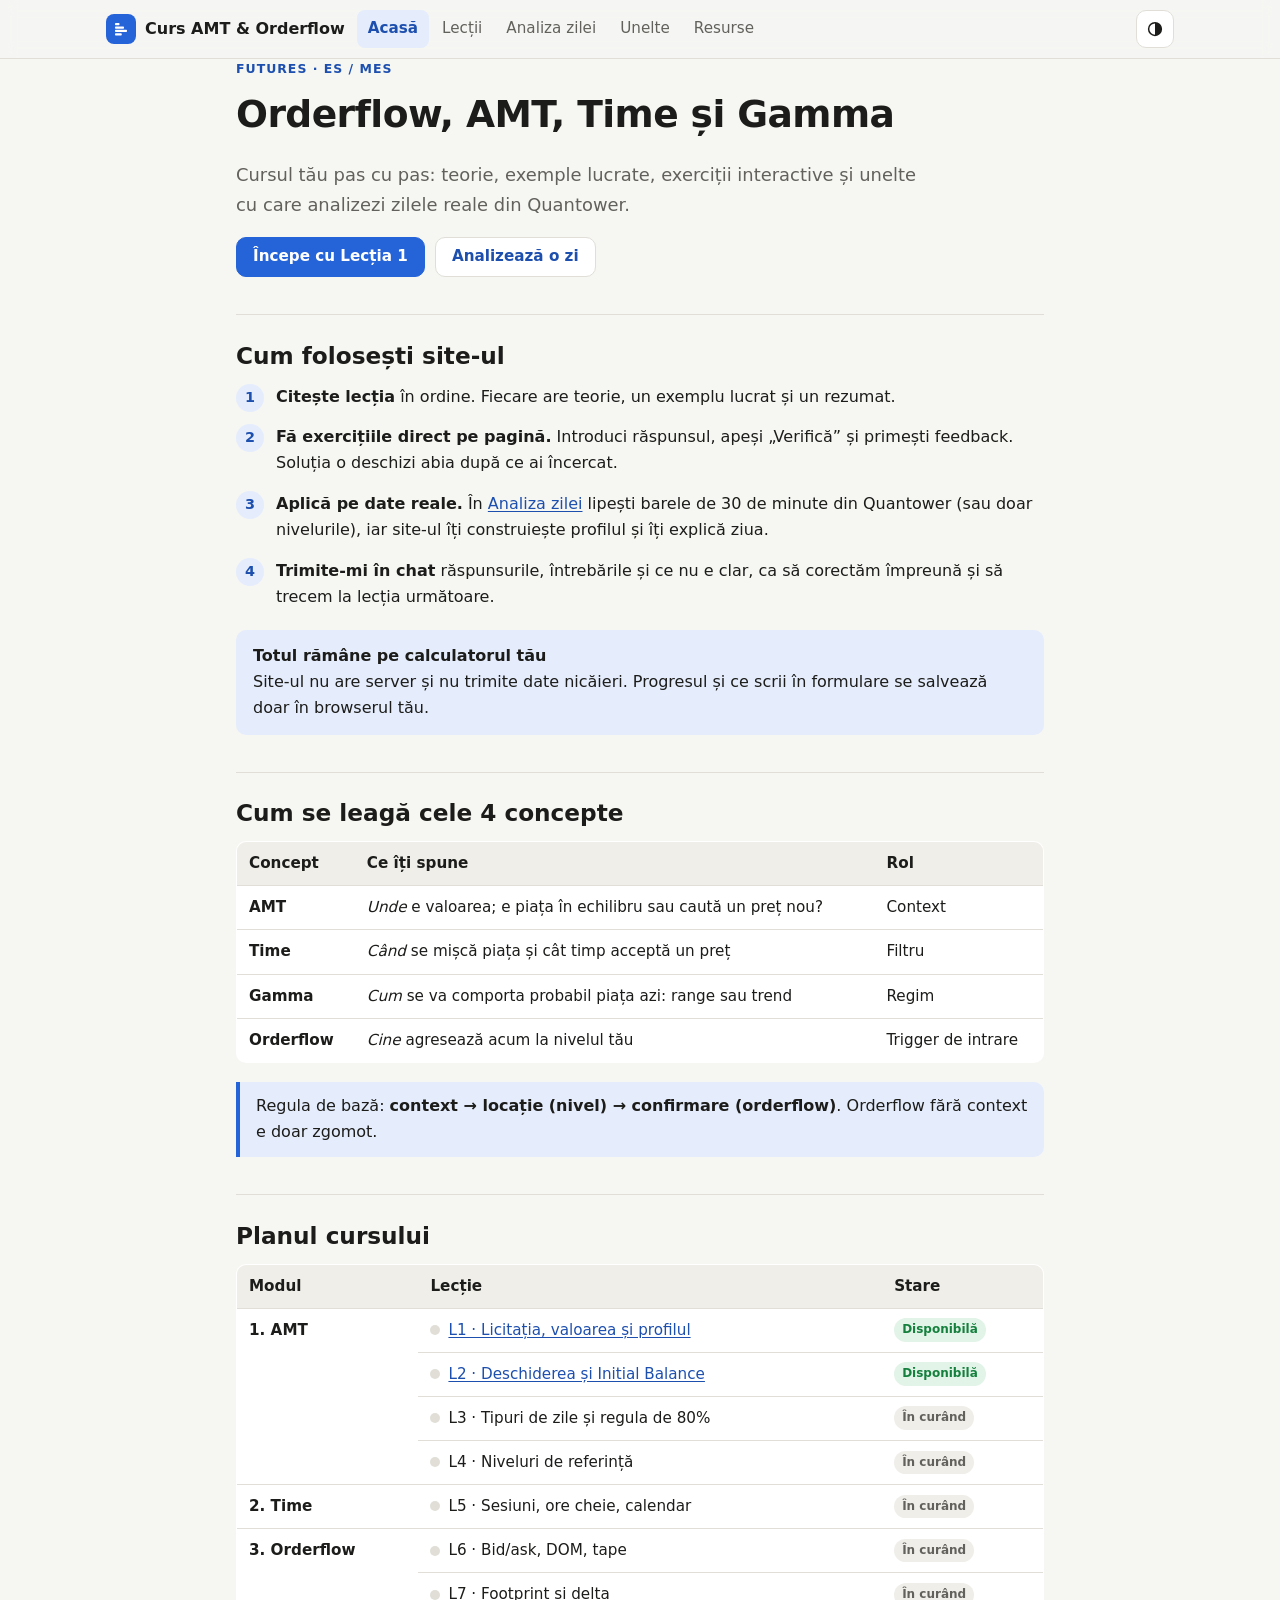
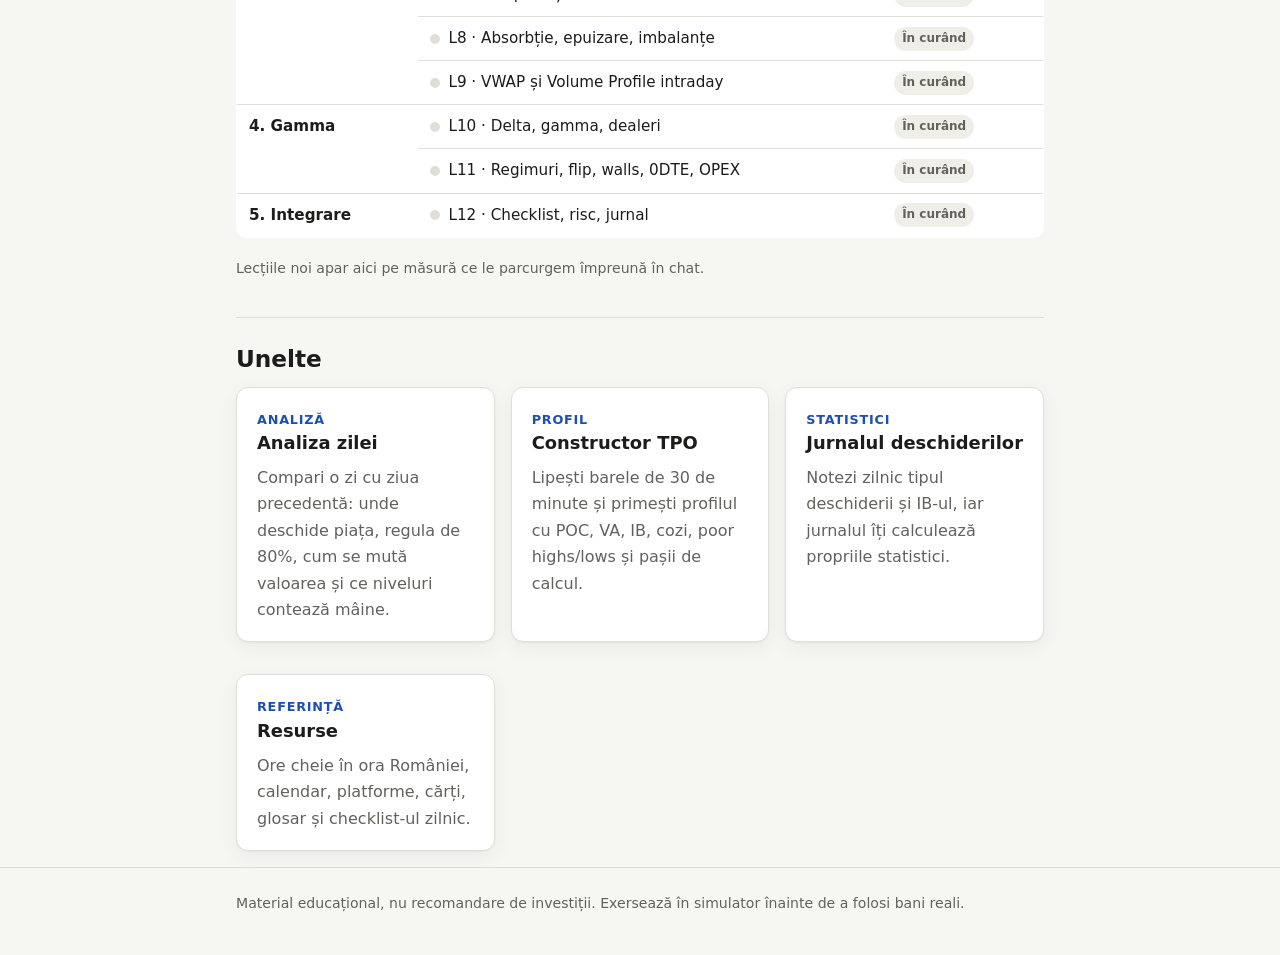
<file: curs-trading/index.html>
<!doctype html>
<html lang="ro">
<head>
  <meta charset="utf-8">
  <meta name="viewport" content="width=device-width, initial-scale=1">
  <title>Curs AMT & Orderflow</title>
  <meta name="description" content="Curs pas cu pas de Auction Market Theory, orderflow, timp și gamma pentru futures (ES/MES), cu exerciții interactive și unelte de analiză.">
  <link rel="icon" href="data:image/svg+xml,%3Csvg xmlns='http://www.w3.org/2000/svg' viewBox='0 0 24 24'%3E%3Crect width='24' height='24' rx='6' fill='%232563d9'/%3E%3Crect x='5' y='5' width='6' height='2.6' rx='1' fill='white'/%3E%3Crect x='5' y='9' width='11' height='2.6' rx='1' fill='white'/%3E%3Crect x='5' y='13' width='14' height='2.6' rx='1' fill='white'/%3E%3Crect x='5' y='17' width='8' height='2.6' rx='1' fill='white'/%3E%3C/svg%3E">
  <link rel="stylesheet" href="assets/style.css">
  <script src="assets/tpo.js"></script>
  <script src="assets/ui.js"></script>
</head>
<body>
  <header class="site-header">
    <div class="wrap header-inner">
      <a class="brand" href="index.html"><span class="brand-mark"><svg viewBox="0 0 24 24" fill="currentColor" aria-hidden="true"><rect x="4" y="4" width="6" height="3" rx="1"/><rect x="4" y="8.5" width="12" height="3" rx="1"/><rect x="4" y="13" width="16" height="3" rx="1"/><rect x="4" y="17.5" width="9" height="3" rx="1"/></svg></span>Curs AMT & Orderflow</a>
      <nav class="nav" aria-label="Navigare principală">
        <a href="index.html">Acasă</a>
        <a href="index.html#plan" data-match="lectia-">Lecții</a>
        <a href="analiza-zilei.html">Analiza zilei</a>
        <a href="unelte.html">Unelte</a>
        <a href="resurse.html">Resurse</a>
      </nav>
      <button class="theme-toggle" type="button" data-theme-toggle aria-label="Schimbă tema (luminos / întunecat)"><svg viewBox="0 0 24 24" aria-hidden="true"><circle cx="12" cy="12" r="8.5" fill="none" stroke="currentColor" stroke-width="2"/><path d="M12 3.5a8.5 8.5 0 0 1 0 17z" fill="currentColor"/></svg></button>
    </div>
  </header>

  <main class="wrap wrap-narrow">
    <p class="eyebrow">Futures · ES / MES</p>
    <h1>Orderflow, AMT, Time și Gamma</h1>
    <p class="lead">Cursul tău pas cu pas: teorie, exemple lucrate, exerciții interactive și unelte cu care analizezi zilele reale din Quantower.</p>
    <div class="btn-row">
      <a class="btn" href="lectia-1.html">Începe cu Lecția 1</a>
      <a class="btn btn-secondary" href="analiza-zilei.html">Analizează o zi</a>
    </div>

    <h2>Cum folosești site-ul</h2>
    <ol class="steps-list">
      <li><b>Citește lecția</b> în ordine. Fiecare are teorie, un exemplu lucrat și un rezumat.</li>
      <li><b>Fă exercițiile direct pe pagină.</b> Introduci răspunsul, apeși „Verifică” și primești feedback. Soluția o deschizi abia după ce ai încercat.</li>
      <li><b>Aplică pe date reale.</b> În <a href="analiza-zilei.html">Analiza zilei</a> lipești barele de 30 de minute din Quantower (sau doar nivelurile), iar site-ul îți construiește profilul și îți explică ziua.</li>
      <li><b>Trimite-mi în chat</b> răspunsurile, întrebările și ce nu e clar, ca să corectăm împreună și să trecem la lecția următoare.</li>
    </ol>
    <div class="callout callout-info">
      <span class="callout-title">Totul rămâne pe calculatorul tău</span>
      Site-ul nu are server și nu trimite date nicăieri. Progresul și ce scrii în formulare se salvează doar în browserul tău.
    </div>

    <h2>Cum se leagă cele 4 concepte</h2>
    <div class="table-wrap">
      <table>
        <thead><tr><th>Concept</th><th>Ce îți spune</th><th>Rol</th></tr></thead>
        <tbody>
          <tr><td><b>AMT</b></td><td><i>Unde</i> e valoarea; e piața în echilibru sau caută un preț nou?</td><td>Context</td></tr>
          <tr><td><b>Time</b></td><td><i>Când</i> se mișcă piața și cât timp acceptă un preț</td><td>Filtru</td></tr>
          <tr><td><b>Gamma</b></td><td><i>Cum</i> se va comporta probabil piața azi: range sau trend</td><td>Regim</td></tr>
          <tr><td><b>Orderflow</b></td><td><i>Cine</i> agresează acum la nivelul tău</td><td>Trigger de intrare</td></tr>
        </tbody>
      </table>
    </div>
    <blockquote><p>Regula de bază: <b>context → locație (nivel) → confirmare (orderflow)</b>. Orderflow fără context e doar zgomot.</p></blockquote>

    <h2 id="plan">Planul cursului</h2>
    <div class="table-wrap">
      <table>
        <thead><tr><th>Modul</th><th>Lecție</th><th>Stare</th></tr></thead>
        <tbody>
          <tr data-progress-for="l1"><td rowspan="4"><b>1. AMT</b></td><td><span class="progress-dot"></span><a href="lectia-1.html">L1 · Licitația, valoarea și profilul</a></td><td><span class="badge badge-ok">Disponibilă</span></td></tr>
          <tr data-progress-for="l2"><td><span class="progress-dot"></span><a href="lectia-2.html">L2 · Deschiderea și Initial Balance</a></td><td><span class="badge badge-ok">Disponibilă</span></td></tr>
          <tr><td><span class="progress-dot"></span>L3 · Tipuri de zile și regula de 80%</td><td><span class="badge badge-soon">În curând</span></td></tr>
          <tr><td><span class="progress-dot"></span>L4 · Niveluri de referință</td><td><span class="badge badge-soon">În curând</span></td></tr>
          <tr><td><b>2. Time</b></td><td><span class="progress-dot"></span>L5 · Sesiuni, ore cheie, calendar</td><td><span class="badge badge-soon">În curând</span></td></tr>
          <tr><td rowspan="4"><b>3. Orderflow</b></td><td><span class="progress-dot"></span>L6 · Bid/ask, DOM, tape</td><td><span class="badge badge-soon">În curând</span></td></tr>
          <tr><td><span class="progress-dot"></span>L7 · Footprint și delta</td><td><span class="badge badge-soon">În curând</span></td></tr>
          <tr><td><span class="progress-dot"></span>L8 · Absorbție, epuizare, imbalanțe</td><td><span class="badge badge-soon">În curând</span></td></tr>
          <tr><td><span class="progress-dot"></span>L9 · VWAP și Volume Profile intraday</td><td><span class="badge badge-soon">În curând</span></td></tr>
          <tr><td rowspan="2"><b>4. Gamma</b></td><td><span class="progress-dot"></span>L10 · Delta, gamma, dealeri</td><td><span class="badge badge-soon">În curând</span></td></tr>
          <tr><td><span class="progress-dot"></span>L11 · Regimuri, flip, walls, 0DTE, OPEX</td><td><span class="badge badge-soon">În curând</span></td></tr>
          <tr><td><b>5. Integrare</b></td><td><span class="progress-dot"></span>L12 · Checklist, risc, jurnal</td><td><span class="badge badge-soon">În curând</span></td></tr>
        </tbody>
      </table>
    </div>
    <p class="muted small">Lecțiile noi apar aici pe măsură ce le parcurgem împreună în chat.</p>

    <h2>Unelte</h2>
    <div class="grid">
      <a class="card" href="analiza-zilei.html">
        <span class="card-kicker">Analiză</span>
        <h3>Analiza zilei</h3>
        <p class="muted">Compari o zi cu ziua precedentă: unde deschide piața, regula de 80%, cum se mută valoarea și ce niveluri contează mâine.</p>
      </a>
      <a class="card" href="unelte.html#tpo">
        <span class="card-kicker">Profil</span>
        <h3>Constructor TPO</h3>
        <p class="muted">Lipești barele de 30 de minute și primești profilul cu POC, VA, IB, cozi, poor highs/lows și pașii de calcul.</p>
      </a>
      <a class="card" href="unelte.html#jurnal">
        <span class="card-kicker">Statistici</span>
        <h3>Jurnalul deschiderilor</h3>
        <p class="muted">Notezi zilnic tipul deschiderii și IB-ul, iar jurnalul îți calculează propriile statistici.</p>
      </a>
      <a class="card" href="resurse.html">
        <span class="card-kicker">Referință</span>
        <h3>Resurse</h3>
        <p class="muted">Ore cheie în ora României, calendar, platforme, cărți, glosar și checklist-ul zilnic.</p>
      </a>
    </div>
  </main>

  <footer class="site-footer">
    <div class="wrap wrap-narrow">Material educațional, nu recomandare de investiții. Exersează în simulator înainte de a folosi bani reali.</div>
  </footer>
</body>
</html>
</file>
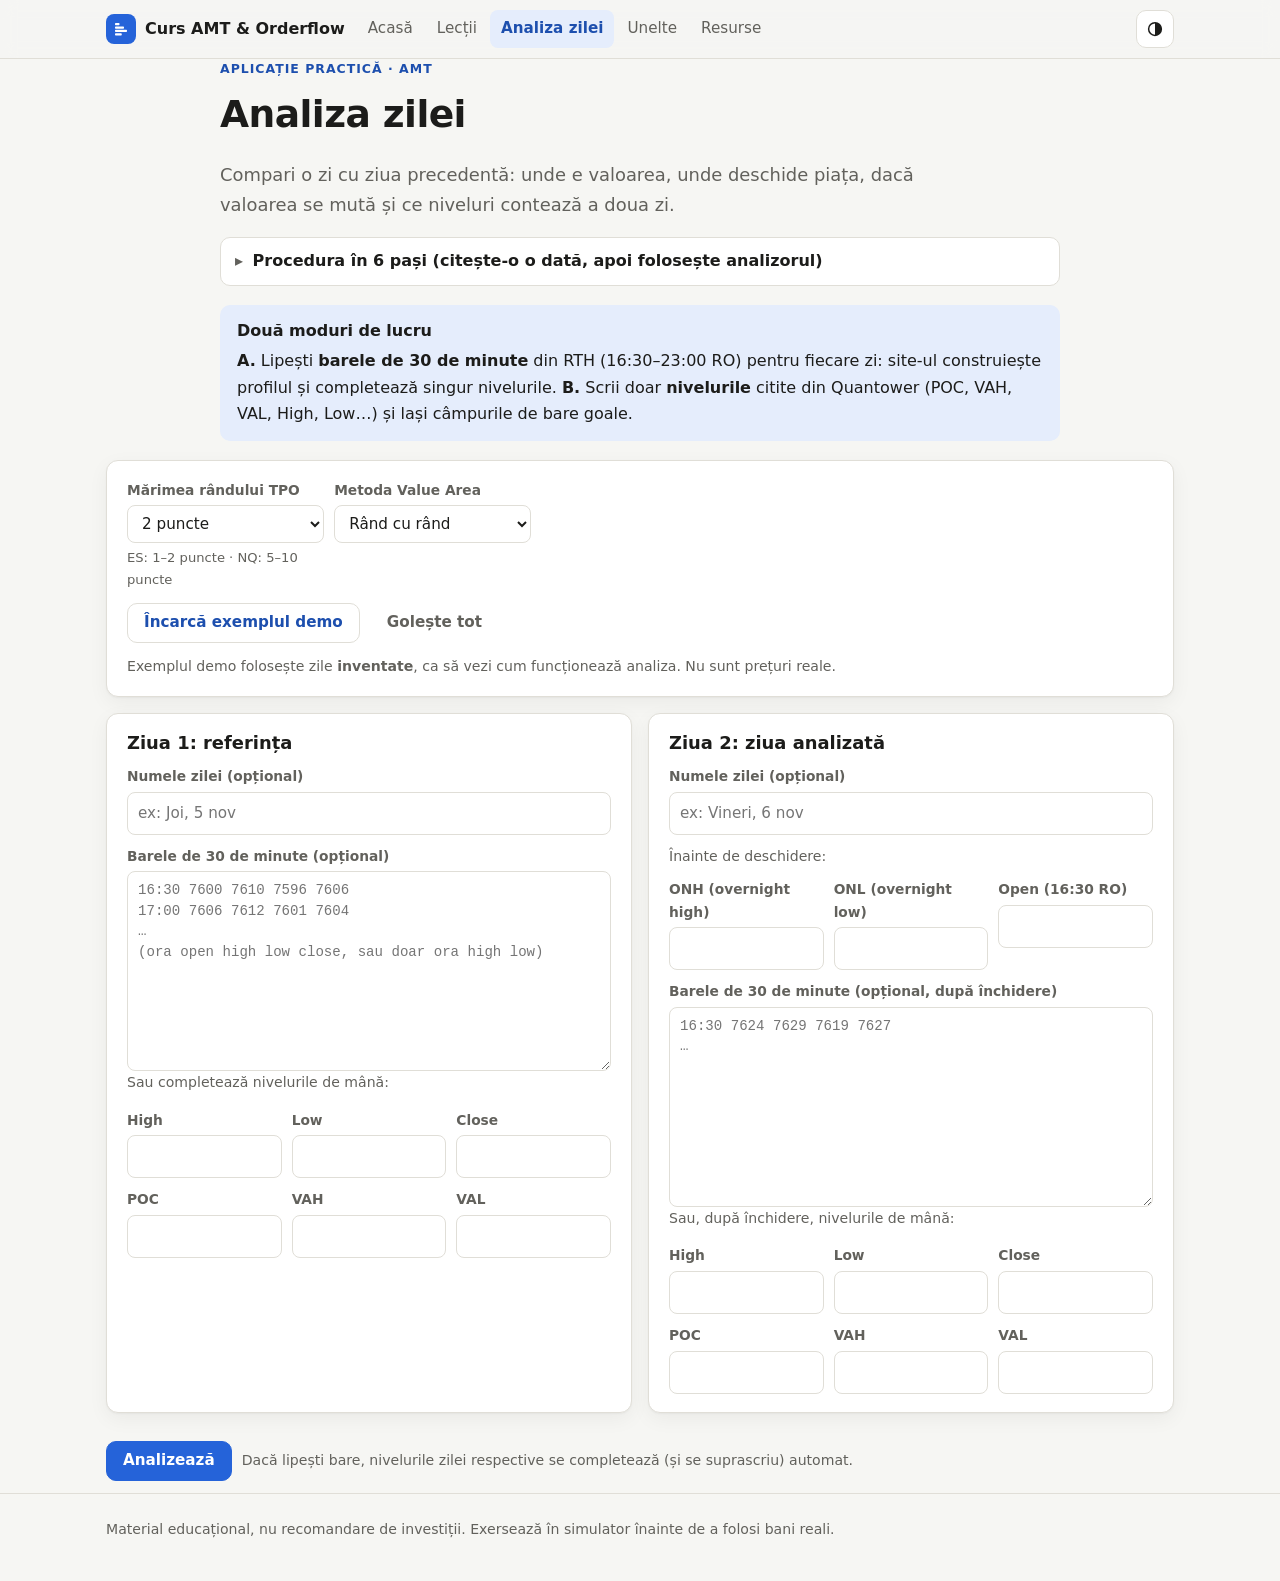
<file: curs-trading/analiza-zilei.html>
<!doctype html>
<html lang="ro">
<head>
  <meta charset="utf-8">
  <meta name="viewport" content="width=device-width, initial-scale=1">
  <title>Analiza zilei</title>
  <meta name="description" content="Compară o zi de ES cu ziua precedentă după AMT: deschiderea față de valoare, overnight, regula de 80%, migrarea valorii și nivelurile pentru ziua următoare.">
  <link rel="icon" href="data:image/svg+xml,%3Csvg xmlns='http://www.w3.org/2000/svg' viewBox='0 0 24 24'%3E%3Crect width='24' height='24' rx='6' fill='%232563d9'/%3E%3Crect x='5' y='5' width='6' height='2.6' rx='1' fill='white'/%3E%3Crect x='5' y='9' width='11' height='2.6' rx='1' fill='white'/%3E%3Crect x='5' y='13' width='14' height='2.6' rx='1' fill='white'/%3E%3Crect x='5' y='17' width='8' height='2.6' rx='1' fill='white'/%3E%3C/svg%3E">
  <link rel="stylesheet" href="assets/style.css">
  <script src="assets/tpo.js"></script>
  <script src="assets/ui.js"></script>
  <script src="assets/data.js"></script>
  <script src="assets/analiza.js" defer></script>
</head>
<body>
  <header class="site-header">
    <div class="wrap header-inner">
      <a class="brand" href="index.html"><span class="brand-mark"><svg viewBox="0 0 24 24" fill="currentColor" aria-hidden="true"><rect x="4" y="4" width="6" height="3" rx="1"/><rect x="4" y="8.5" width="12" height="3" rx="1"/><rect x="4" y="13" width="16" height="3" rx="1"/><rect x="4" y="17.5" width="9" height="3" rx="1"/></svg></span>Curs AMT & Orderflow</a>
      <nav class="nav" aria-label="Navigare principală">
        <a href="index.html">Acasă</a>
        <a href="index.html#plan" data-match="lectia-">Lecții</a>
        <a href="analiza-zilei.html">Analiza zilei</a>
        <a href="unelte.html">Unelte</a>
        <a href="resurse.html">Resurse</a>
      </nav>
      <button class="theme-toggle" type="button" data-theme-toggle aria-label="Schimbă tema (luminos / întunecat)"><svg viewBox="0 0 24 24" aria-hidden="true"><circle cx="12" cy="12" r="8.5" fill="none" stroke="currentColor" stroke-width="2"/><path d="M12 3.5a8.5 8.5 0 0 1 0 17z" fill="currentColor"/></svg></button>
    </div>
  </header>

  <main class="wrap">
    <div class="wrap-narrow" style="margin:0 auto;padding:0">
      <p class="eyebrow">Aplicație practică · AMT</p>
      <h1>Analiza zilei</h1>
      <p class="lead">Compari o zi cu ziua precedentă: unde e valoarea, unde deschide piața, dacă valoarea se mută și ce niveluri contează a doua zi.</p>

      <details>
        <summary>Procedura în 6 pași (citește-o o dată, apoi folosește analizorul)</summary>
        <div class="details-body">
          <h3>Pasul 1: Harta zilei precedente (referința)</h3>
          <p>După închidere (23:00 RO) notezi: <b>RTH High/Low</b> (range-ul), <b>POC, VAH, VAL</b>, <b>IB</b> și dacă a fost extins, <b>extremele</b> (coadă sau poor), <b>single prints</b> din interior și unde a închis față de VA (peste VAH = putere, sub VAL = slăbiciune, în VA = echilibru).</p>
          <h3>Pasul 2: Overnight-ul (01:00–16:30 RO)</h3>
          <p><b>ONH / ONL</b> și unde a tranzacționat overnight-ul față de VA și range-ul de ieri. În zilele cu date macro la 15:30 RO (CPI, NFP), overnight-ul e de obicei liniștit până la știre, iar reacția de la 15:30–16:30 face des maximul sau minimul. Întrebarea-cheie: <b>a dus știrea prețul în afara valorii de ieri?</b></p>
          <h3>Pasul 3: Deschiderea de la 16:30 față de ziua precedentă</h3>
          <div class="table-wrap">
            <table>
              <thead><tr><th>Unde deschide</th><th>Ce înseamnă</th><th>Ce aștepți</th></tr></thead>
              <tbody>
                <tr><td><b>În VA de ieri</b></td><td>Echilibru</td><td>Rotații în VA, POC-ul atrage prețul, tranzacții responsive la VAH/VAL</td></tr>
                <tr><td><b>În afara VA, dar în range</b></td><td>Dezechilibru moderat</td><td>Revine în VA și se menține ≥ 2 perioade TPO? Atunci aplici <b>regula de 80%</b>. Dacă e respins, continuă în afara VA</td></tr>
                <tr><td><b>În afara range-ului (gap)</b></td><td>Dezechilibru puternic posibil</td><td>Dacă nu revine în range în prima oră, crește probabilitatea unei zile de trend. <b>Nu merge contra mișcării</b></td></tr>
              </tbody>
            </table>
          </div>
          <h3>Pasul 4: Prima oră (16:30–17:30 RO)</h3>
          <p>Cum pleacă prețul din deschidere (Lecția 2) și cât de lat e IB-ul: un IB îngust face probabilă o extensie mai târziu, iar unul foarte larg (frecvent în zilele de NFP) face mai probabilă o zi de range în interiorul lui.</p>
          <h3>Pasul 5: În timpul zilei</h3>
          <p>Construiește prețul TPO-uri <b>în afara</b> valorii de ieri (acceptare)? În ce direcție se face range extension? Activitatea e initiative sau responsive?</p>
          <h3>Pasul 6: După închidere, unde s-a mutat valoarea?</h3>
          <div class="table-wrap">
            <table>
              <thead><tr><th>Relația dintre VA</th><th>Ce spune despre OTF</th></tr></thead>
              <tbody>
                <tr><td><b>Higher value</b>: VA de azi complet peste cea de ieri</td><td>Cumpărătorii controlează, valoarea se mută în sus</td></tr>
                <tr><td><b>Overlapping higher / lower</b></td><td>Tendință slabă în direcția respectivă</td></tr>
                <tr><td><b>Inside / outside</b></td><td>Echilibru (inside) sau explorare în ambele direcții (outside)</td></tr>
                <tr><td><b>Lower value</b>: VA de azi complet sub cea de ieri</td><td>Vânzătorii controlează</td></tr>
              </tbody>
            </table>
          </div>
        </div>
      </details>

      <div class="callout callout-info">
        <span class="callout-title">Două moduri de lucru</span>
        <b>A.</b> Lipești <b>barele de 30 de minute</b> din RTH (16:30–23:00 RO) pentru fiecare zi: site-ul construiește profilul și completează singur nivelurile. <b>B.</b> Scrii doar <b>nivelurile</b> citite din Quantower (POC, VAH, VAL, High, Low…) și lași câmpurile de bare goale.
      </div>
    </div>

    <form id="an-form" autocomplete="off" novalidate>
      <div class="card">
        <div class="fields" style="grid-template-columns:repeat(auto-fill,minmax(170px,1fr))">
          <label class="field">Mărimea rândului TPO
            <select id="rowSize">
              <option value="0.25">0,25 (1 tick ES)</option>
              <option value="0.5">0,5</option>
              <option value="1">1 punct</option>
              <option value="2" selected>2 puncte</option>
              <option value="4">4 puncte</option>
              <option value="5">5 puncte</option>
              <option value="10">10 puncte</option>
            </select>
            <span class="hint muted">ES: 1–2 puncte · NQ: 5–10 puncte</span>
          </label>
          <label class="field">Metoda Value Area
            <select id="method">
              <option value="single" selected>Rând cu rând</option>
              <option value="dual">Câte două rânduri (clasic)</option>
            </select>
          </label>
        </div>
        <div class="btn-row">
          <button class="btn btn-secondary" type="button" id="demo-btn">Încarcă exemplul demo</button>
          <button class="btn btn-ghost" type="button" id="clear-btn">Golește tot</button>
        </div>
        <p class="muted small" style="margin:0">Exemplul demo folosește zile <b>inventate</b>, ca să vezi cum funcționează analiza. Nu sunt prețuri reale.</p>
      </div>

      <div class="grid-2">
        <div class="card">
          <h3>Ziua 1: referința</h3>
          <label class="field">Numele zilei (opțional)<input id="label1" placeholder="ex: Joi, 5 nov"></label>
          <label class="field" style="margin-top:10px">Barele de 30 de minute (opțional)
            <textarea id="bars1" spellcheck="false" placeholder="16:30 7600 7610 7596 7606&#10;17:00 7606 7612 7601 7604&#10;…&#10;(ora open high low close, sau doar ora high low)"></textarea>
          </label>
          <p class="muted small">Sau completează nivelurile de mână:</p>
          <div class="fields">
            <label class="field">High<input id="d1-high" inputmode="decimal"></label>
            <label class="field">Low<input id="d1-low" inputmode="decimal"></label>
            <label class="field">Close<input id="d1-close" inputmode="decimal"></label>
            <label class="field">POC<input id="d1-poc" inputmode="decimal"></label>
            <label class="field">VAH<input id="d1-vah" inputmode="decimal"></label>
            <label class="field">VAL<input id="d1-val" inputmode="decimal"></label>
          </div>
        </div>

        <div class="card">
          <h3>Ziua 2: ziua analizată</h3>
          <label class="field">Numele zilei (opțional)<input id="label2" placeholder="ex: Vineri, 6 nov"></label>
          <p class="muted small" style="margin:10px 0 0">Înainte de deschidere:</p>
          <div class="fields">
            <label class="field">ONH (overnight high)<input id="d2-onh" inputmode="decimal"></label>
            <label class="field">ONL (overnight low)<input id="d2-onl" inputmode="decimal"></label>
            <label class="field">Open (16:30 RO)<input id="d2-open" inputmode="decimal"></label>
          </div>
          <label class="field" style="margin-top:6px">Barele de 30 de minute (opțional, după închidere)
            <textarea id="bars2" spellcheck="false" placeholder="16:30 7624 7629 7619 7627&#10;…"></textarea>
          </label>
          <p class="muted small">Sau, după închidere, nivelurile de mână:</p>
          <div class="fields">
            <label class="field">High<input id="d2-high" inputmode="decimal"></label>
            <label class="field">Low<input id="d2-low" inputmode="decimal"></label>
            <label class="field">Close<input id="d2-close" inputmode="decimal"></label>
            <label class="field">POC<input id="d2-poc" inputmode="decimal"></label>
            <label class="field">VAH<input id="d2-vah" inputmode="decimal"></label>
            <label class="field">VAL<input id="d2-val" inputmode="decimal"></label>
          </div>
        </div>
      </div>

      <div class="btn-row">
        <button class="btn" type="submit">Analizează</button>
        <span class="muted small">Dacă lipești bare, nivelurile zilei respective se completează (și se suprascriu) automat.</span>
      </div>
      <div class="form-errors" id="an-errors" role="alert"></div>
    </form>

    <div id="out" aria-live="polite"></div>
  </main>

  <footer class="site-footer">
    <div class="wrap">Material educațional, nu recomandare de investiții. Exersează în simulator înainte de a folosi bani reali.</div>
  </footer>
</body>
</html>
</file>
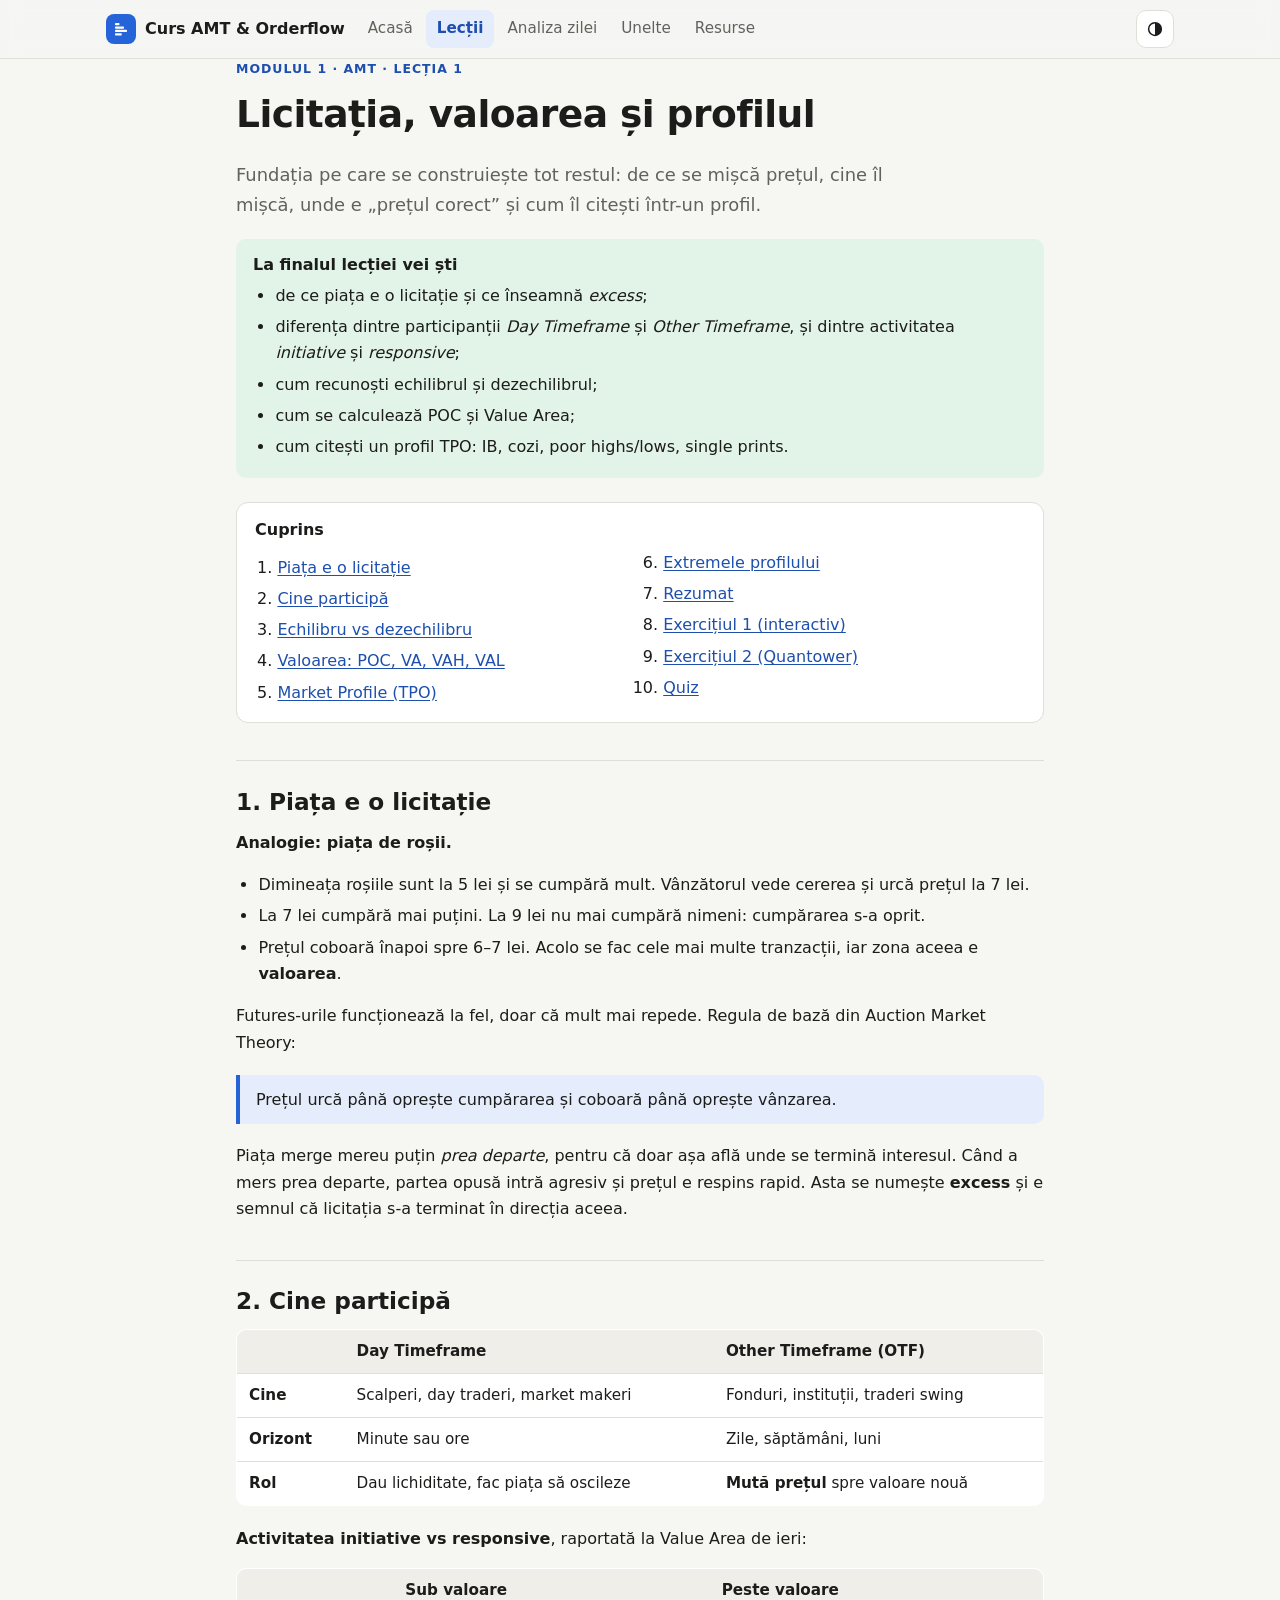
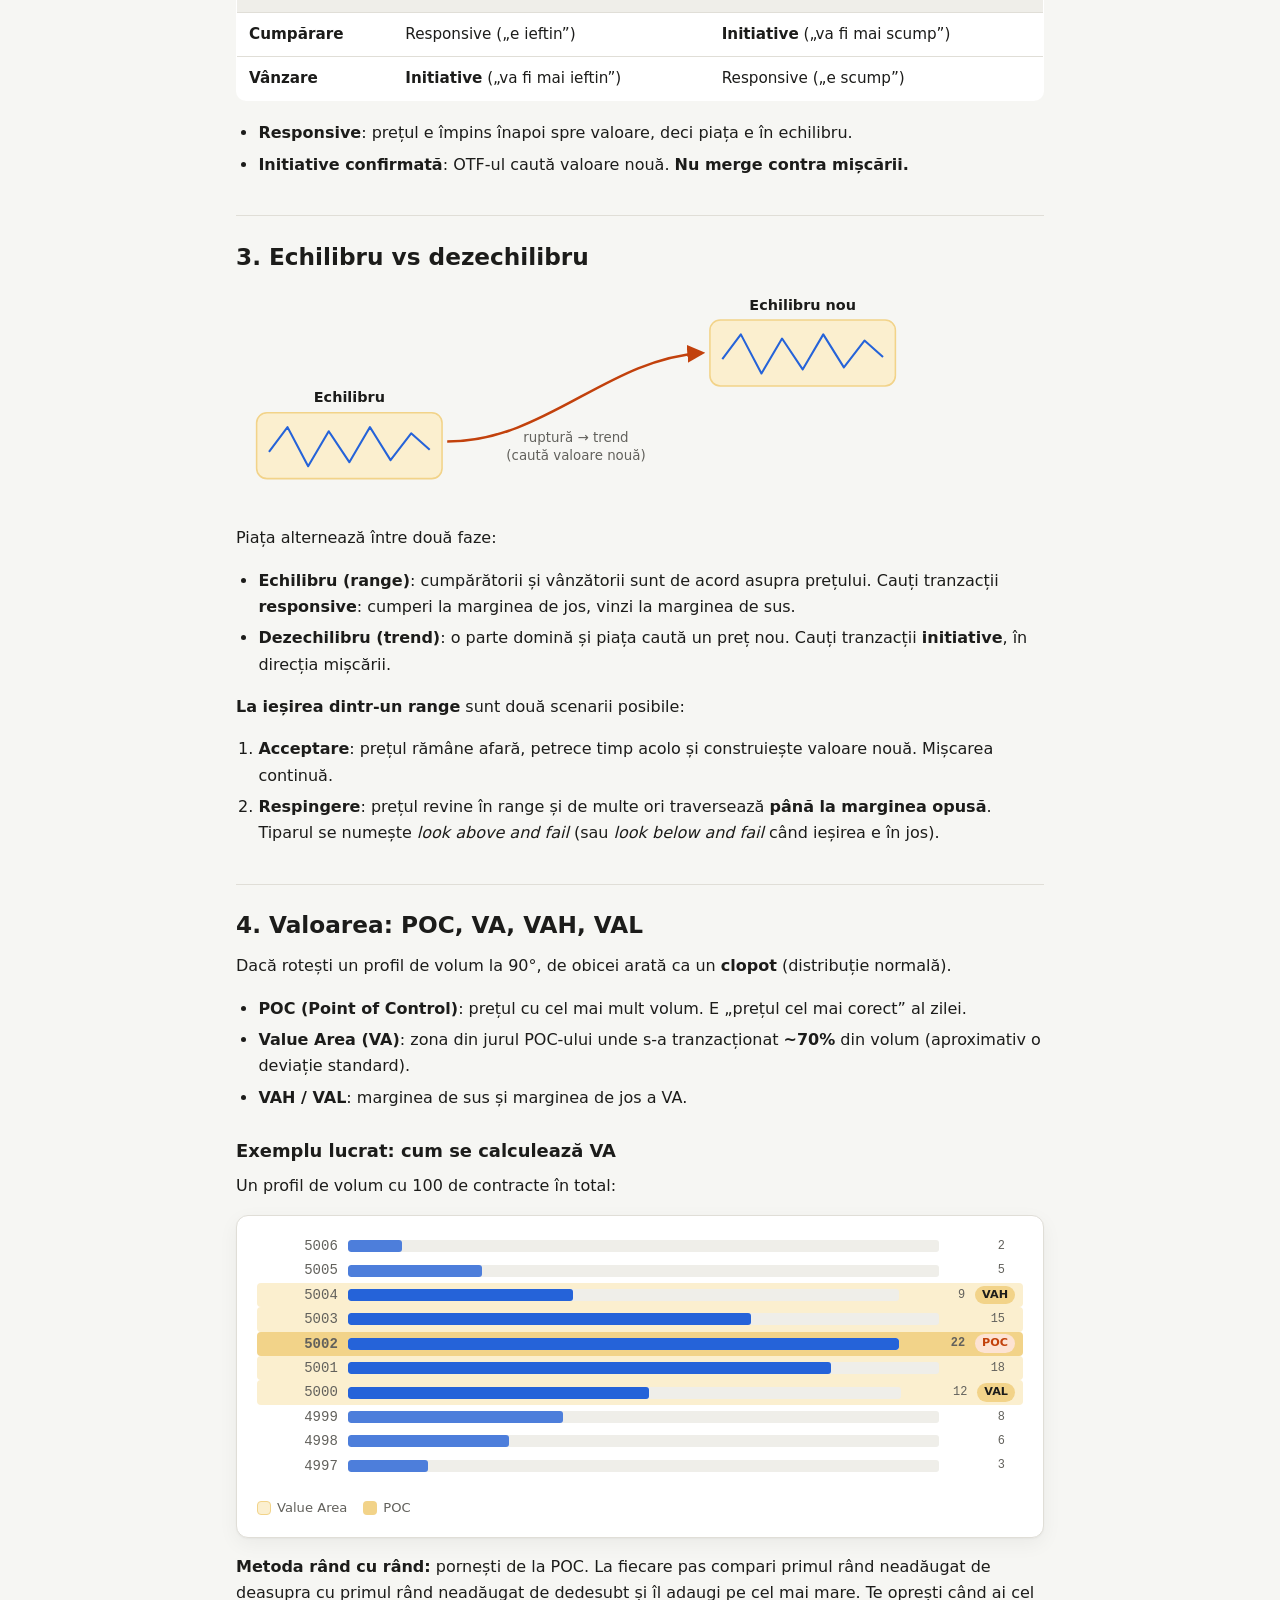
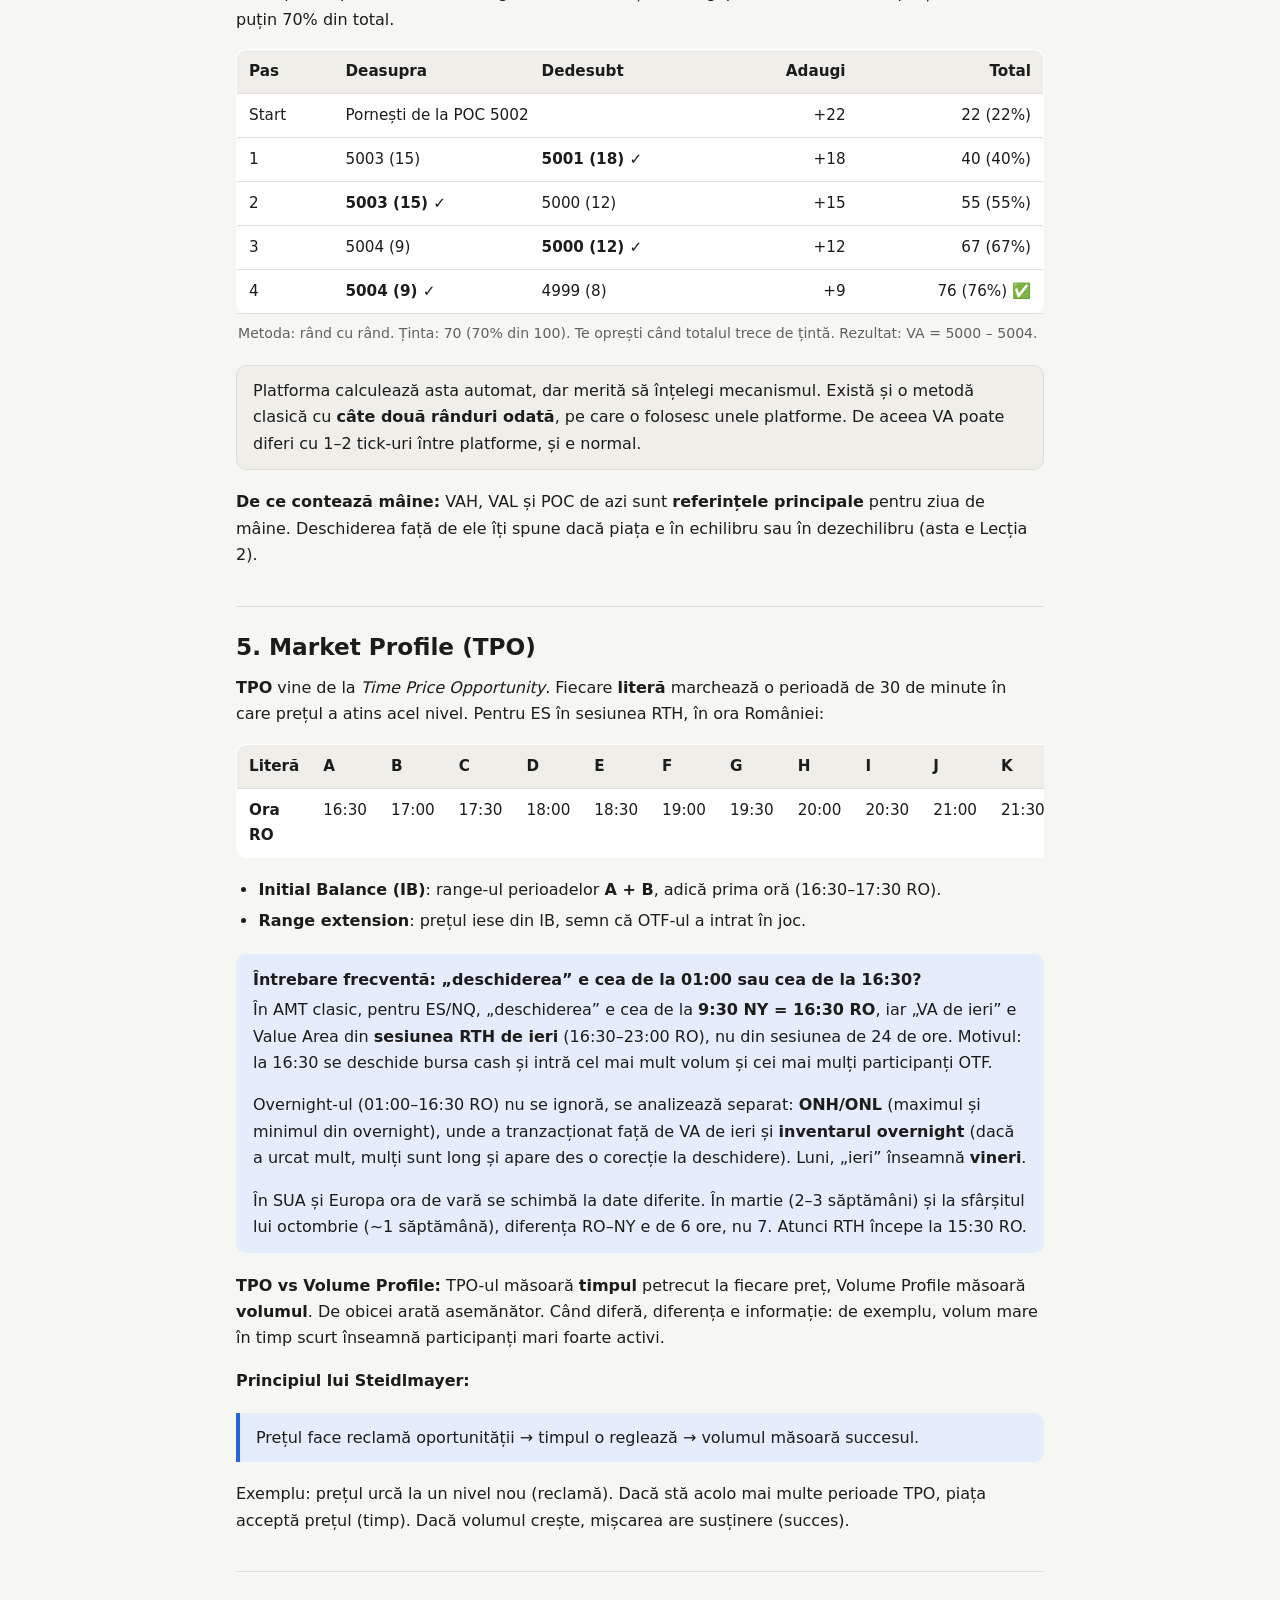
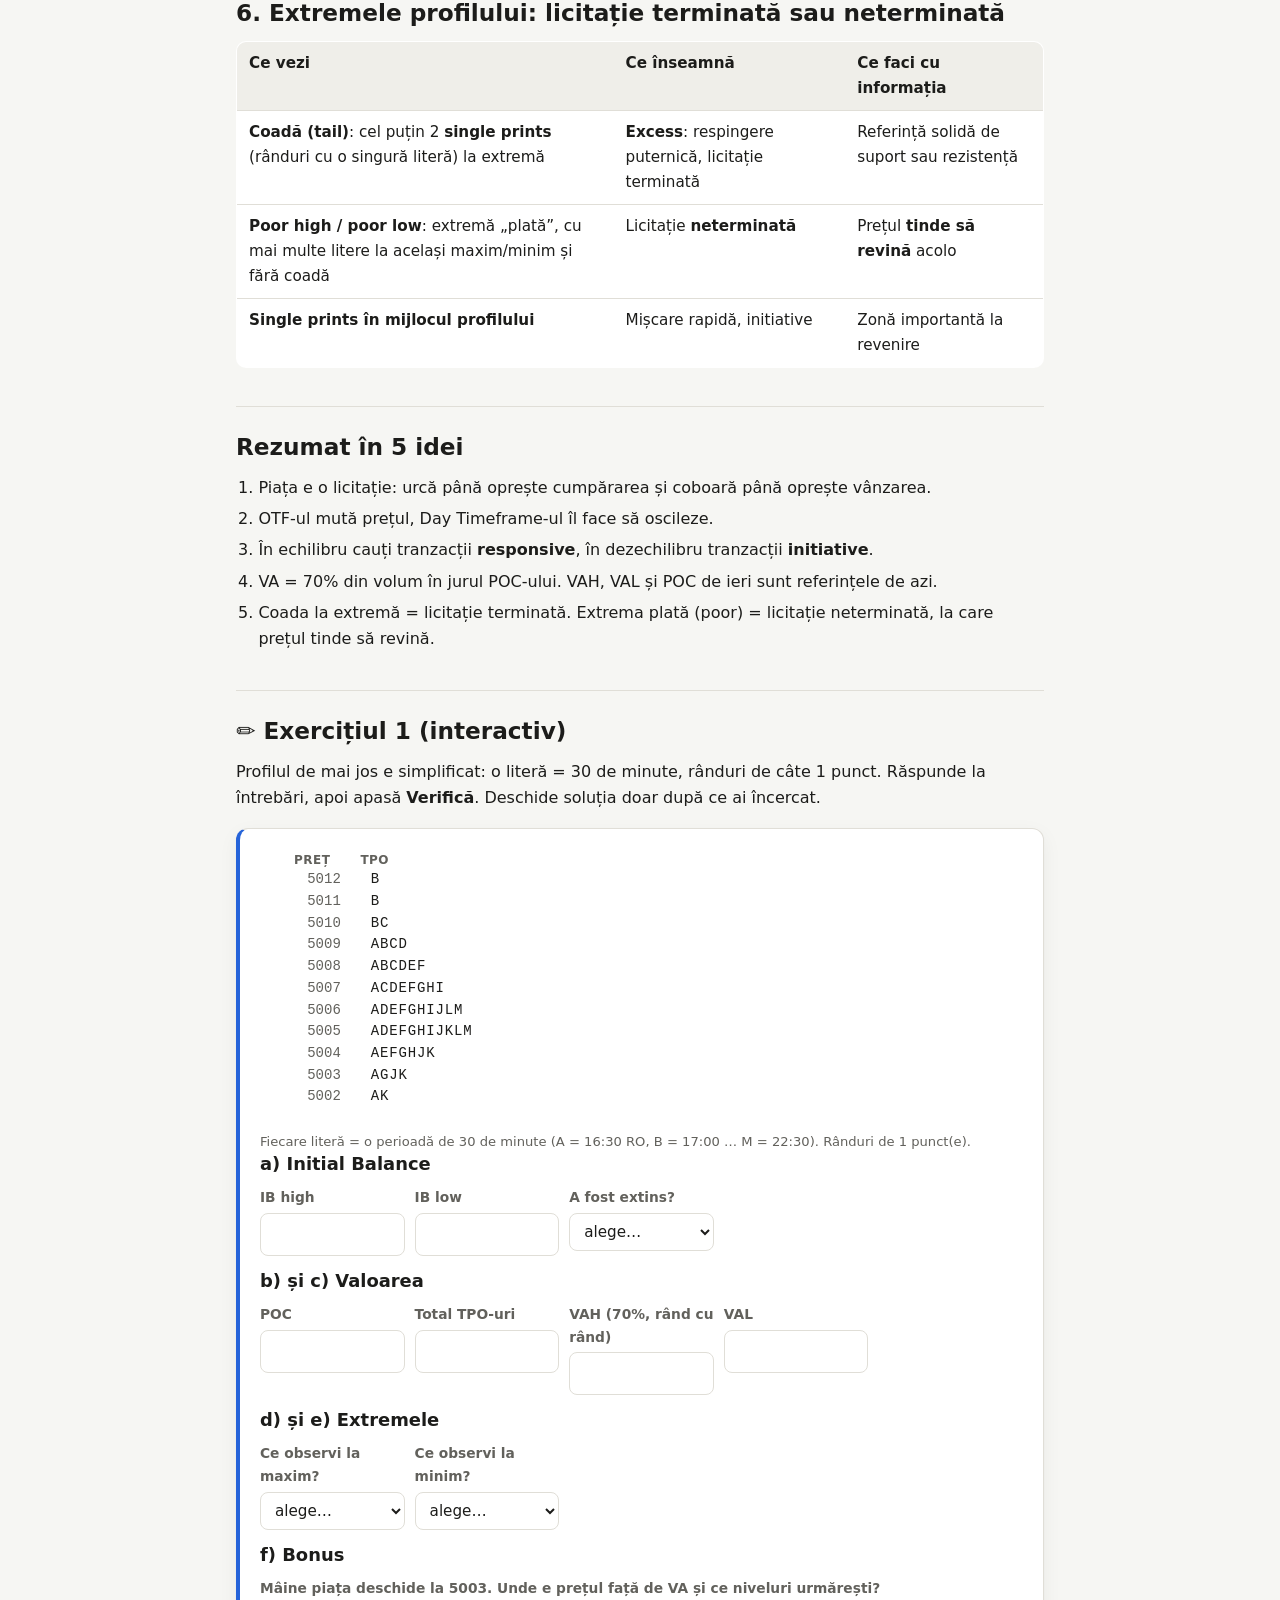
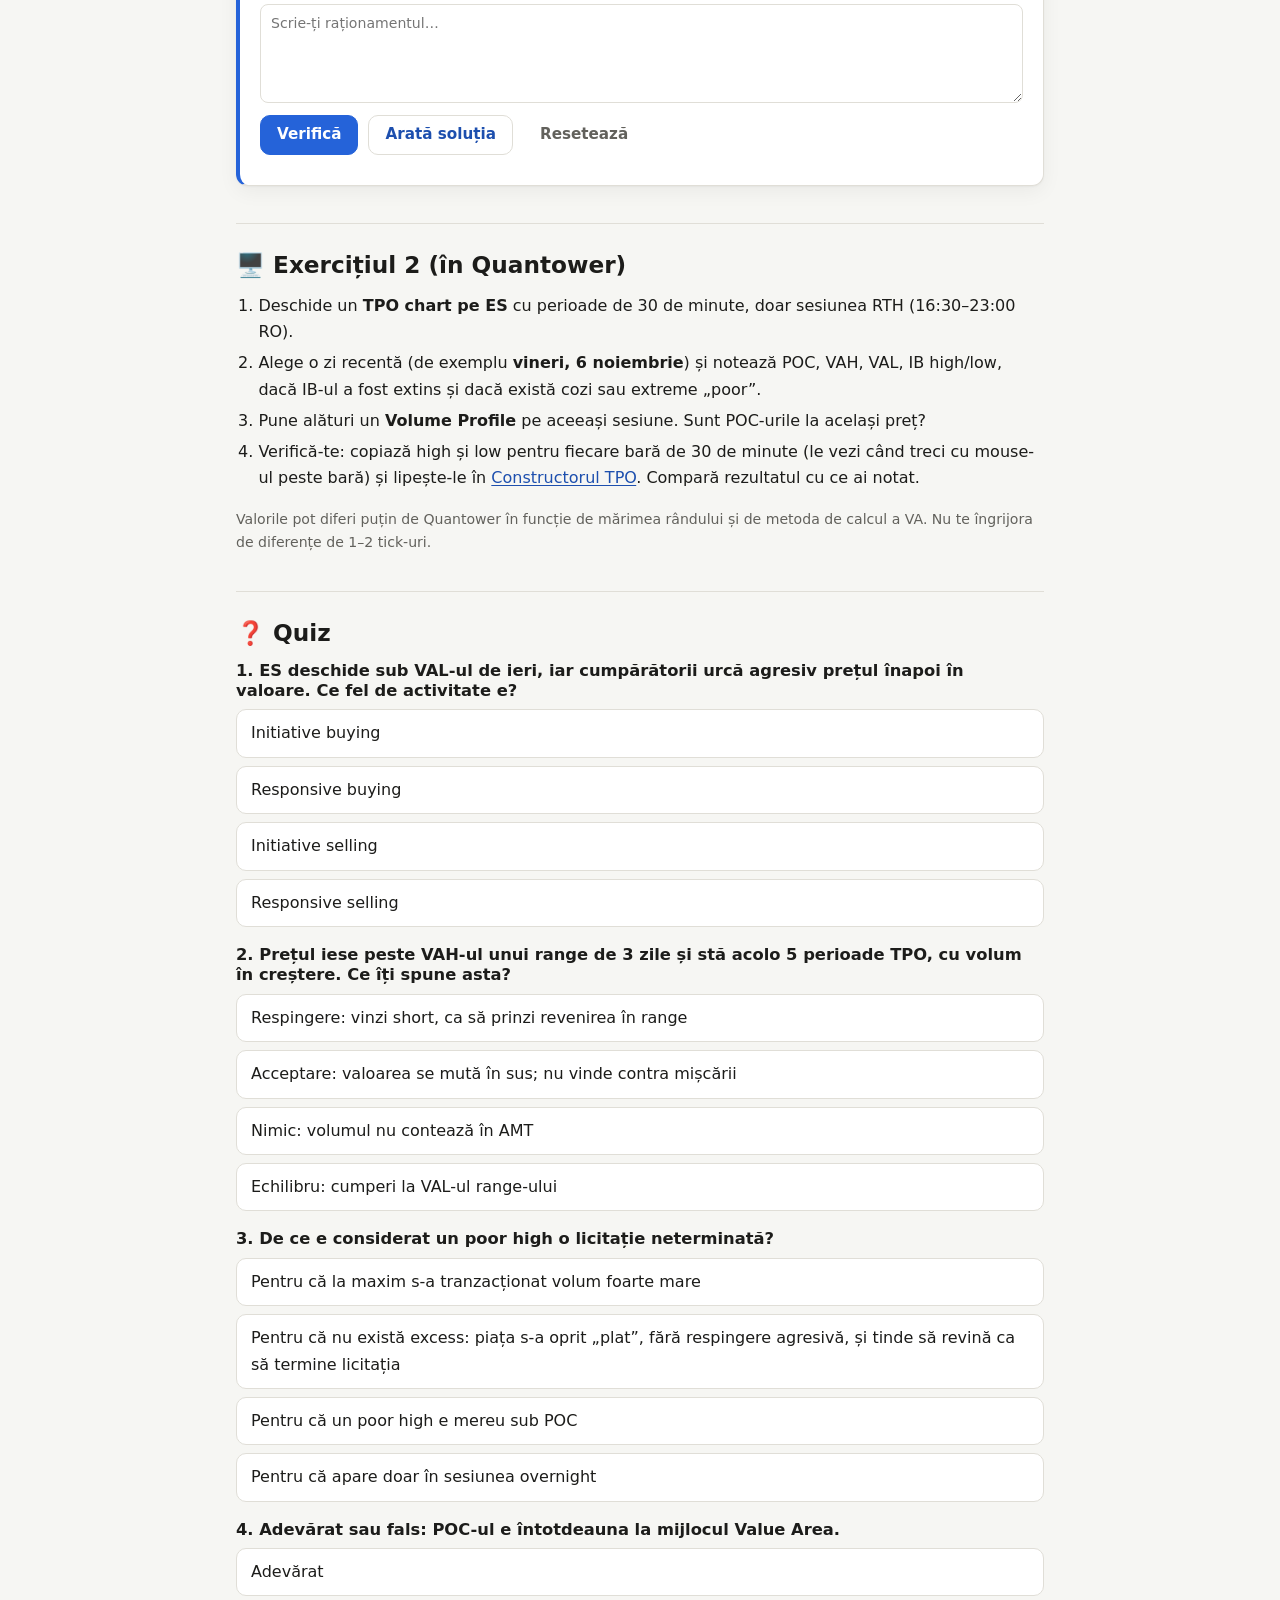
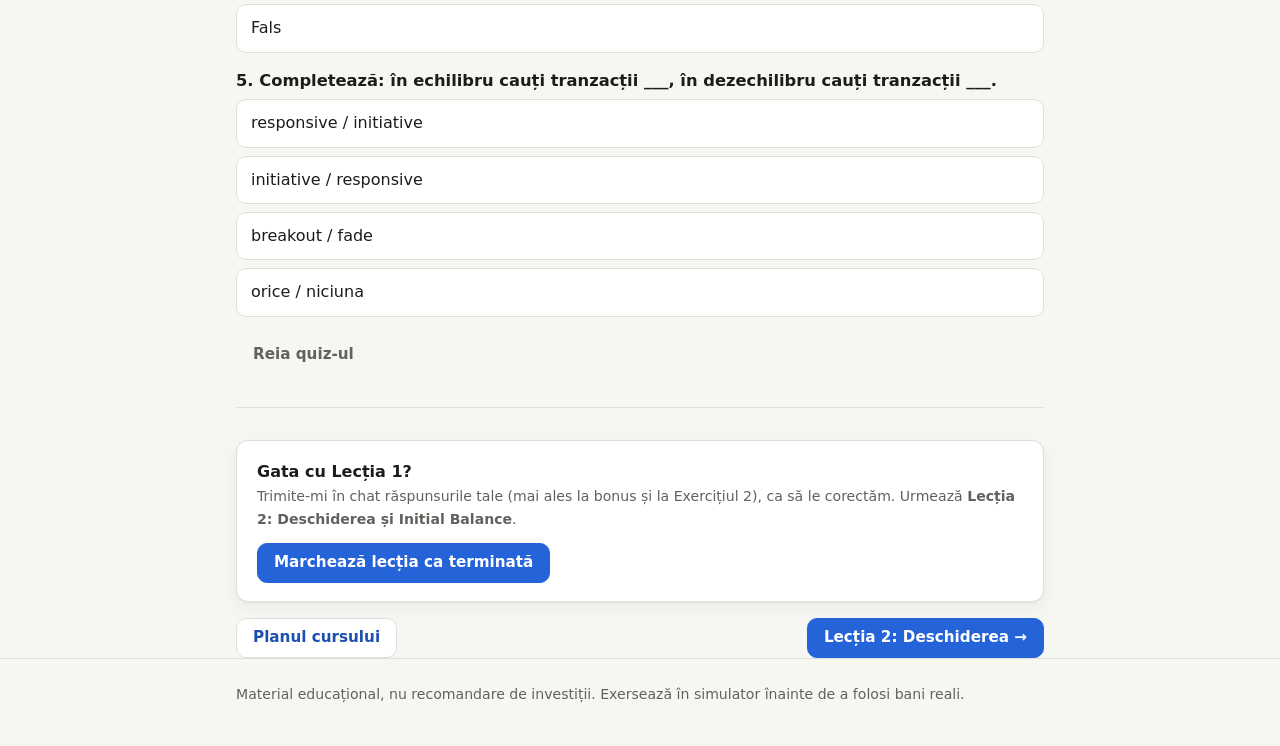
<file: curs-trading/lectia-1.html>
<!doctype html>
<html lang="ro">
<head>
  <meta charset="utf-8">
  <meta name="viewport" content="width=device-width, initial-scale=1">
  <title>Lecția 1: Licitația</title>
  <meta name="description" content="Modulul 1, Lecția 1: piața ca licitație, participanții, echilibru și dezechilibru, Value Area, Market Profile (TPO) și extremele profilului.">
  <link rel="icon" href="data:image/svg+xml,%3Csvg xmlns='http://www.w3.org/2000/svg' viewBox='0 0 24 24'%3E%3Crect width='24' height='24' rx='6' fill='%232563d9'/%3E%3Crect x='5' y='5' width='6' height='2.6' rx='1' fill='white'/%3E%3Crect x='5' y='9' width='11' height='2.6' rx='1' fill='white'/%3E%3Crect x='5' y='13' width='14' height='2.6' rx='1' fill='white'/%3E%3Crect x='5' y='17' width='8' height='2.6' rx='1' fill='white'/%3E%3C/svg%3E">
  <link rel="stylesheet" href="assets/style.css">
  <script src="assets/tpo.js"></script>
  <script src="assets/ui.js"></script>
  <script src="assets/data.js"></script>
  <script src="assets/lectia-1.js" defer></script>
</head>
<body>
  <header class="site-header">
    <div class="wrap header-inner">
      <a class="brand" href="index.html"><span class="brand-mark"><svg viewBox="0 0 24 24" fill="currentColor" aria-hidden="true"><rect x="4" y="4" width="6" height="3" rx="1"/><rect x="4" y="8.5" width="12" height="3" rx="1"/><rect x="4" y="13" width="16" height="3" rx="1"/><rect x="4" y="17.5" width="9" height="3" rx="1"/></svg></span>Curs AMT & Orderflow</a>
      <nav class="nav" aria-label="Navigare principală">
        <a href="index.html">Acasă</a>
        <a href="index.html#plan" data-match="lectia-">Lecții</a>
        <a href="analiza-zilei.html">Analiza zilei</a>
        <a href="unelte.html">Unelte</a>
        <a href="resurse.html">Resurse</a>
      </nav>
      <button class="theme-toggle" type="button" data-theme-toggle aria-label="Schimbă tema (luminos / întunecat)"><svg viewBox="0 0 24 24" aria-hidden="true"><circle cx="12" cy="12" r="8.5" fill="none" stroke="currentColor" stroke-width="2"/><path d="M12 3.5a8.5 8.5 0 0 1 0 17z" fill="currentColor"/></svg></button>
    </div>
  </header>

  <main class="wrap wrap-narrow">
    <p class="eyebrow">Modulul 1 · AMT · Lecția 1</p>
    <h1>Licitația, valoarea și profilul</h1>
    <p class="lead">Fundația pe care se construiește tot restul: de ce se mișcă prețul, cine îl mișcă, unde e „prețul corect” și cum îl citești într-un profil.</p>

    <div class="callout callout-tip">
      <span class="callout-title">La finalul lecției vei ști</span>
      <ul>
        <li>de ce piața e o licitație și ce înseamnă <i>excess</i>;</li>
        <li>diferența dintre participanții <i>Day Timeframe</i> și <i>Other Timeframe</i>, și dintre activitatea <i>initiative</i> și <i>responsive</i>;</li>
        <li>cum recunoști echilibrul și dezechilibrul;</li>
        <li>cum se calculează POC și Value Area;</li>
        <li>cum citești un profil TPO: IB, cozi, poor highs/lows, single prints.</li>
      </ul>
    </div>

    <nav class="toc" aria-label="Cuprins">
      <b>Cuprins</b>
      <ol>
        <li><a href="#licitatia">Piața e o licitație</a></li>
        <li><a href="#participanti">Cine participă</a></li>
        <li><a href="#echilibru">Echilibru vs dezechilibru</a></li>
        <li><a href="#valoarea">Valoarea: POC, VA, VAH, VAL</a></li>
        <li><a href="#tpo">Market Profile (TPO)</a></li>
        <li><a href="#extreme">Extremele profilului</a></li>
        <li><a href="#rezumat">Rezumat</a></li>
        <li><a href="#exercitiul-1">Exercițiul 1 (interactiv)</a></li>
        <li><a href="#exercitiul-2">Exercițiul 2 (Quantower)</a></li>
        <li><a href="#quiz">Quiz</a></li>
      </ol>
    </nav>

    <h2 id="licitatia">1. Piața e o licitație</h2>
    <p><b>Analogie: piața de roșii.</b></p>
    <ul>
      <li>Dimineața roșiile sunt la 5 lei și se cumpără mult. Vânzătorul vede cererea și urcă prețul la 7 lei.</li>
      <li>La 7 lei cumpără mai puțini. La 9 lei nu mai cumpără nimeni: cumpărarea s-a oprit.</li>
      <li>Prețul coboară înapoi spre 6–7 lei. Acolo se fac cele mai multe tranzacții, iar zona aceea e <b>valoarea</b>.</li>
    </ul>
    <p>Futures-urile funcționează la fel, doar că mult mai repede. Regula de bază din Auction Market Theory:</p>
    <blockquote><p>Prețul urcă până oprește cumpărarea și coboară până oprește vânzarea.</p></blockquote>
    <p>Piața merge mereu puțin <i>prea departe</i>, pentru că doar așa află unde se termină interesul. Când a mers prea departe, partea opusă intră agresiv și prețul e respins rapid. Asta se numește <b>excess</b> și e semnul că licitația s-a terminat în direcția aceea.</p>

    <h2 id="participanti">2. Cine participă</h2>
    <div class="table-wrap">
      <table>
        <thead><tr><th></th><th>Day Timeframe</th><th>Other Timeframe (OTF)</th></tr></thead>
        <tbody>
          <tr><td><b>Cine</b></td><td>Scalperi, day traderi, market makeri</td><td>Fonduri, instituții, traderi swing</td></tr>
          <tr><td><b>Orizont</b></td><td>Minute sau ore</td><td>Zile, săptămâni, luni</td></tr>
          <tr><td><b>Rol</b></td><td>Dau lichiditate, fac piața să oscileze</td><td><b>Mută prețul</b> spre valoare nouă</td></tr>
        </tbody>
      </table>
    </div>
    <p><b>Activitatea initiative vs responsive</b>, raportată la Value Area de ieri:</p>
    <div class="table-wrap">
      <table>
        <thead><tr><th></th><th>Sub valoare</th><th>Peste valoare</th></tr></thead>
        <tbody>
          <tr><td><b>Cumpărare</b></td><td>Responsive („e ieftin”)</td><td><b>Initiative</b> („va fi mai scump”)</td></tr>
          <tr><td><b>Vânzare</b></td><td><b>Initiative</b> („va fi mai ieftin”)</td><td>Responsive („e scump”)</td></tr>
        </tbody>
      </table>
    </div>
    <ul>
      <li><b>Responsive</b>: prețul e împins înapoi spre valoare, deci piața e în echilibru.</li>
      <li><b>Initiative confirmată</b>: OTF-ul caută valoare nouă. <b>Nu merge contra mișcării.</b></li>
    </ul>

    <h2 id="echilibru">3. Echilibru vs dezechilibru</h2>
    <figure class="diagram" aria-label="Ciclul echilibru, dezechilibru, echilibru nou">
      <svg viewBox="0 0 660 210" role="img">
        <title>Echilibru → ruptură (dezechilibru, trend) → echilibru nou</title>
        <defs>
          <marker id="arrowhead" viewBox="0 0 10 10" refX="8" refY="5" markerWidth="7" markerHeight="7" orient="auto-start-reverse">
            <path d="M0,0 L10,5 L0,10 z" class="svg-arrowhead"/>
          </marker>
        </defs>
        <text x="110" y="112" text-anchor="middle" class="svg-text">Echilibru</text>
        <rect x="20" y="122" width="180" height="64" rx="10" class="svg-box"/>
        <polyline points="32,160 50,136 70,174 90,140 110,170 130,136 150,168 170,142 188,158" class="svg-zig"/>
        <path d="M205 150 C 300 150, 360 70, 452 64" class="svg-arrow" marker-end="url(#arrowhead)"/>
        <text x="330" y="150" text-anchor="middle" class="svg-sub">ruptură → trend</text>
        <text x="330" y="168" text-anchor="middle" class="svg-sub">(caută valoare nouă)</text>
        <text x="550" y="22" text-anchor="middle" class="svg-text">Echilibru nou</text>
        <rect x="460" y="32" width="180" height="64" rx="10" class="svg-box"/>
        <polyline points="472,70 490,46 510,84 530,50 550,80 570,46 590,78 610,52 628,68" class="svg-zig"/>
      </svg>
    </figure>
    <p>Piața alternează între două faze:</p>
    <ul>
      <li><b>Echilibru (range)</b>: cumpărătorii și vânzătorii sunt de acord asupra prețului. Cauți tranzacții <b>responsive</b>: cumperi la marginea de jos, vinzi la marginea de sus.</li>
      <li><b>Dezechilibru (trend)</b>: o parte domină și piața caută un preț nou. Cauți tranzacții <b>initiative</b>, în direcția mișcării.</li>
    </ul>
    <p><b>La ieșirea dintr-un range</b> sunt două scenarii posibile:</p>
    <ol>
      <li><b>Acceptare</b>: prețul rămâne afară, petrece timp acolo și construiește valoare nouă. Mișcarea continuă.</li>
      <li><b>Respingere</b>: prețul revine în range și de multe ori traversează <b>până la marginea opusă</b>. Tiparul se numește <i>look above and fail</i> (sau <i>look below and fail</i> când ieșirea e în jos).</li>
    </ol>

    <h2 id="valoarea">4. Valoarea: POC, VA, VAH, VAL</h2>
    <p>Dacă rotești un profil de volum la 90°, de obicei arată ca un <b>clopot</b> (distribuție normală).</p>
    <ul>
      <li><b>POC (Point of Control)</b>: prețul cu cel mai mult volum. E „prețul cel mai corect” al zilei.</li>
      <li><b>Value Area (VA)</b>: zona din jurul POC-ului unde s-a tranzacționat <b>~70%</b> din volum (aproximativ o deviație standard).</li>
      <li><b>VAH / VAL</b>: marginea de sus și marginea de jos a VA.</li>
    </ul>

    <h3>Exemplu lucrat: cum se calculează VA</h3>
    <p>Un profil de volum cu 100 de contracte în total:</p>
    <div id="volume-example" class="card"></div>
    <p><b>Metoda rând cu rând:</b> pornești de la POC. La fiecare pas compari primul rând neadăugat de deasupra cu primul rând neadăugat de dedesubt și îl adaugi pe cel mai mare. Te oprești când ai cel puțin 70% din total.</p>
    <div id="volume-steps"></div>
    <div class="callout">
      Platforma calculează asta automat, dar merită să înțelegi mecanismul. Există și o metodă clasică cu <b>câte două rânduri odată</b>, pe care o folosesc unele platforme. De aceea VA poate diferi cu 1–2 tick-uri între platforme, și e normal.
    </div>
    <p><b>De ce contează mâine:</b> VAH, VAL și POC de azi sunt <b>referințele principale</b> pentru ziua de mâine. Deschiderea față de ele îți spune dacă piața e în echilibru sau în dezechilibru (asta e Lecția 2).</p>

    <h2 id="tpo">5. Market Profile (TPO)</h2>
    <p><b>TPO</b> vine de la <i>Time Price Opportunity</i>. Fiecare <b>literă</b> marchează o perioadă de 30 de minute în care prețul a atins acel nivel. Pentru ES în sesiunea RTH, în ora României:</p>
    <div class="table-wrap">
      <table>
        <thead><tr><th>Literă</th><th>A</th><th>B</th><th>C</th><th>D</th><th>E</th><th>F</th><th>G</th><th>H</th><th>I</th><th>J</th><th>K</th><th>L</th><th>M</th></tr></thead>
        <tbody><tr><td><b>Ora RO</b></td><td>16:30</td><td>17:00</td><td>17:30</td><td>18:00</td><td>18:30</td><td>19:00</td><td>19:30</td><td>20:00</td><td>20:30</td><td>21:00</td><td>21:30</td><td>22:00</td><td>22:30</td></tr></tbody>
      </table>
    </div>
    <ul>
      <li><b>Initial Balance (IB)</b>: range-ul perioadelor <b>A + B</b>, adică prima oră (16:30–17:30 RO).</li>
      <li><b>Range extension</b>: prețul iese din IB, semn că OTF-ul a intrat în joc.</li>
    </ul>

    <div class="callout callout-info" id="faq-deschidere">
      <span class="callout-title">Întrebare frecventă: „deschiderea” e cea de la 01:00 sau cea de la 16:30?</span>
      <p>În AMT clasic, pentru ES/NQ, „deschiderea” e cea de la <b>9:30 NY = 16:30 RO</b>, iar „VA de ieri” e Value Area din <b>sesiunea RTH de ieri</b> (16:30–23:00 RO), nu din sesiunea de 24 de ore. Motivul: la 16:30 se deschide bursa cash și intră cel mai mult volum și cei mai mulți participanți OTF.</p>
      <p>Overnight-ul (01:00–16:30 RO) nu se ignoră, se analizează separat: <b>ONH/ONL</b> (maximul și minimul din overnight), unde a tranzacționat față de VA de ieri și <b>inventarul overnight</b> (dacă a urcat mult, mulți sunt long și apare des o corecție la deschidere). Luni, „ieri” înseamnă <b>vineri</b>.</p>
      <p>În SUA și Europa ora de vară se schimbă la date diferite. În martie (2–3 săptămâni) și la sfârșitul lui octombrie (~1 săptămână), diferența RO–NY e de 6 ore, nu 7. Atunci RTH începe la 15:30 RO.</p>
    </div>

    <p><b>TPO vs Volume Profile:</b> TPO-ul măsoară <b>timpul</b> petrecut la fiecare preț, Volume Profile măsoară <b>volumul</b>. De obicei arată asemănător. Când diferă, diferența e informație: de exemplu, volum mare în timp scurt înseamnă participanți mari foarte activi.</p>
    <p><b>Principiul lui Steidlmayer:</b></p>
    <blockquote><p>Prețul face reclamă oportunității → timpul o reglează → volumul măsoară succesul.</p></blockquote>
    <p>Exemplu: prețul urcă la un nivel nou (reclamă). Dacă stă acolo mai multe perioade TPO, piața acceptă prețul (timp). Dacă volumul crește, mișcarea are susținere (succes).</p>

    <h2 id="extreme">6. Extremele profilului: licitație terminată sau neterminată</h2>
    <div class="table-wrap">
      <table>
        <thead><tr><th>Ce vezi</th><th>Ce înseamnă</th><th>Ce faci cu informația</th></tr></thead>
        <tbody>
          <tr><td><b>Coadă (tail)</b>: cel puțin 2 <b>single prints</b> (rânduri cu o singură literă) la extremă</td><td><b>Excess</b>: respingere puternică, licitație terminată</td><td>Referință solidă de suport sau rezistență</td></tr>
          <tr><td><b>Poor high / poor low</b>: extremă „plată”, cu mai multe litere la același maxim/minim și fără coadă</td><td>Licitație <b>neterminată</b></td><td>Prețul <b>tinde să revină</b> acolo</td></tr>
          <tr><td><b>Single prints în mijlocul profilului</b></td><td>Mișcare rapidă, initiative</td><td>Zonă importantă la revenire</td></tr>
        </tbody>
      </table>
    </div>

    <h2 id="rezumat">Rezumat în 5 idei</h2>
    <ol>
      <li>Piața e o licitație: urcă până oprește cumpărarea și coboară până oprește vânzarea.</li>
      <li>OTF-ul mută prețul, Day Timeframe-ul îl face să oscileze.</li>
      <li>În echilibru cauți tranzacții <b>responsive</b>, în dezechilibru tranzacții <b>initiative</b>.</li>
      <li>VA = 70% din volum în jurul POC-ului. VAH, VAL și POC de ieri sunt referințele de azi.</li>
      <li>Coada la extremă = licitație terminată. Extrema plată (poor) = licitație neterminată, la care prețul tinde să revină.</li>
    </ol>

    <h2 id="exercitiul-1">✏️ Exercițiul 1 (interactiv)</h2>
    <p>Profilul de mai jos e simplificat: o literă = 30 de minute, rânduri de câte 1 punct. Răspunde la întrebări, apoi apasă <b>Verifică</b>. Deschide soluția doar după ce ai încercat.</p>
    <div class="card exercise">
      <div id="ex1-profile"></div>
      <form id="ex1-form" autocomplete="off" novalidate>
        <h3>a) Initial Balance</h3>
        <div class="fields">
          <label class="field" data-q="ibHigh">IB high<input inputmode="decimal" name="ibHigh"><span class="hint"></span></label>
          <label class="field" data-q="ibLow">IB low<input inputmode="decimal" name="ibLow"><span class="hint"></span></label>
          <label class="field" data-q="ibExt">A fost extins?
            <select name="ibExt"><option value="">alege…</option><option value="nu">Nu</option><option value="sus">Da, în sus</option><option value="jos">Da, în jos</option><option value="ambele">Da, în ambele direcții</option></select><span class="hint"></span>
          </label>
        </div>
        <h3>b) și c) Valoarea</h3>
        <div class="fields">
          <label class="field" data-q="poc">POC<input inputmode="decimal" name="poc"><span class="hint"></span></label>
          <label class="field" data-q="total">Total TPO-uri<input inputmode="numeric" name="total"><span class="hint"></span></label>
          <label class="field" data-q="vah">VAH (70%, rând cu rând)<input inputmode="decimal" name="vah"><span class="hint"></span></label>
          <label class="field" data-q="val">VAL<input inputmode="decimal" name="val"><span class="hint"></span></label>
        </div>
        <h3>d) și e) Extremele</h3>
        <div class="fields">
          <label class="field" data-q="high">Ce observi la maxim?
            <select name="high"><option value="">alege…</option><option value="tail">Coadă (excess)</option><option value="poor">Poor high</option><option value="none">Nimic special</option></select><span class="hint"></span>
          </label>
          <label class="field" data-q="low">Ce observi la minim?
            <select name="low"><option value="">alege…</option><option value="tail">Coadă (excess)</option><option value="poor">Poor low</option><option value="none">Nimic special</option></select><span class="hint"></span>
          </label>
        </div>
        <h3>f) Bonus</h3>
        <label class="field">Mâine piața deschide la 5003. Unde e prețul față de VA și ce niveluri urmărești?
          <textarea name="bonus" rows="4" style="min-height:96px;font-family:var(--font)" placeholder="Scrie-ți raționamentul…"></textarea>
        </label>
        <div class="btn-row">
          <button class="btn" type="submit">Verifică</button>
          <button class="btn btn-secondary" type="button" id="ex1-solution-btn">Arată soluția</button>
          <button class="btn btn-ghost" type="button" id="ex1-reset">Resetează</button>
        </div>
        <div class="result" id="ex1-result" role="status"></div>
      </form>
      <div id="ex1-solution" hidden>
        <h3>Soluția</h3>
        <div id="ex1-solution-profile"></div>
        <div id="ex1-solution-text"></div>
      </div>
    </div>

    <h2 id="exercitiul-2">🖥️ Exercițiul 2 (în Quantower)</h2>
    <ol>
      <li>Deschide un <b>TPO chart pe ES</b> cu perioade de 30 de minute, doar sesiunea RTH (16:30–23:00 RO).</li>
      <li>Alege o zi recentă (de exemplu <b>vineri, 6 noiembrie</b>) și notează POC, VAH, VAL, IB high/low, dacă IB-ul a fost extins și dacă există cozi sau extreme „poor”.</li>
      <li>Pune alături un <b>Volume Profile</b> pe aceeași sesiune. Sunt POC-urile la același preț?</li>
      <li>Verifică-te: copiază high și low pentru fiecare bară de 30 de minute (le vezi când treci cu mouse-ul peste bară) și lipește-le în <a href="unelte.html#tpo">Constructorul TPO</a>. Compară rezultatul cu ce ai notat.</li>
    </ol>
    <p class="muted small">Valorile pot diferi puțin de Quantower în funcție de mărimea rândului și de metoda de calcul a VA. Nu te îngrijora de diferențe de 1–2 tick-uri.</p>

    <h2 id="quiz">❓ Quiz</h2>
    <div id="quiz-box"></div>
    <div class="result" id="quiz-score" role="status"></div>

    <hr>
    <div class="card done-box">
      <div>
        <b>Gata cu Lecția 1?</b>
        <p class="muted small" style="margin:0">Trimite-mi în chat răspunsurile tale (mai ales la bonus și la Exercițiul 2), ca să le corectăm. Urmează <b>Lecția 2: Deschiderea și Initial Balance</b>.</p>
      </div>
      <button class="btn" type="button" data-complete="l1">Marchează lecția ca terminată</button>
    </div>
    <div class="lesson-nav">
      <a class="btn btn-secondary" href="index.html#plan">Planul cursului</a>
      <a class="btn" href="lectia-2.html">Lecția 2: Deschiderea →</a>
    </div>
  </main>

  <footer class="site-footer">
    <div class="wrap wrap-narrow">Material educațional, nu recomandare de investiții. Exersează în simulator înainte de a folosi bani reali.</div>
  </footer>
</body>
</html>
</file>
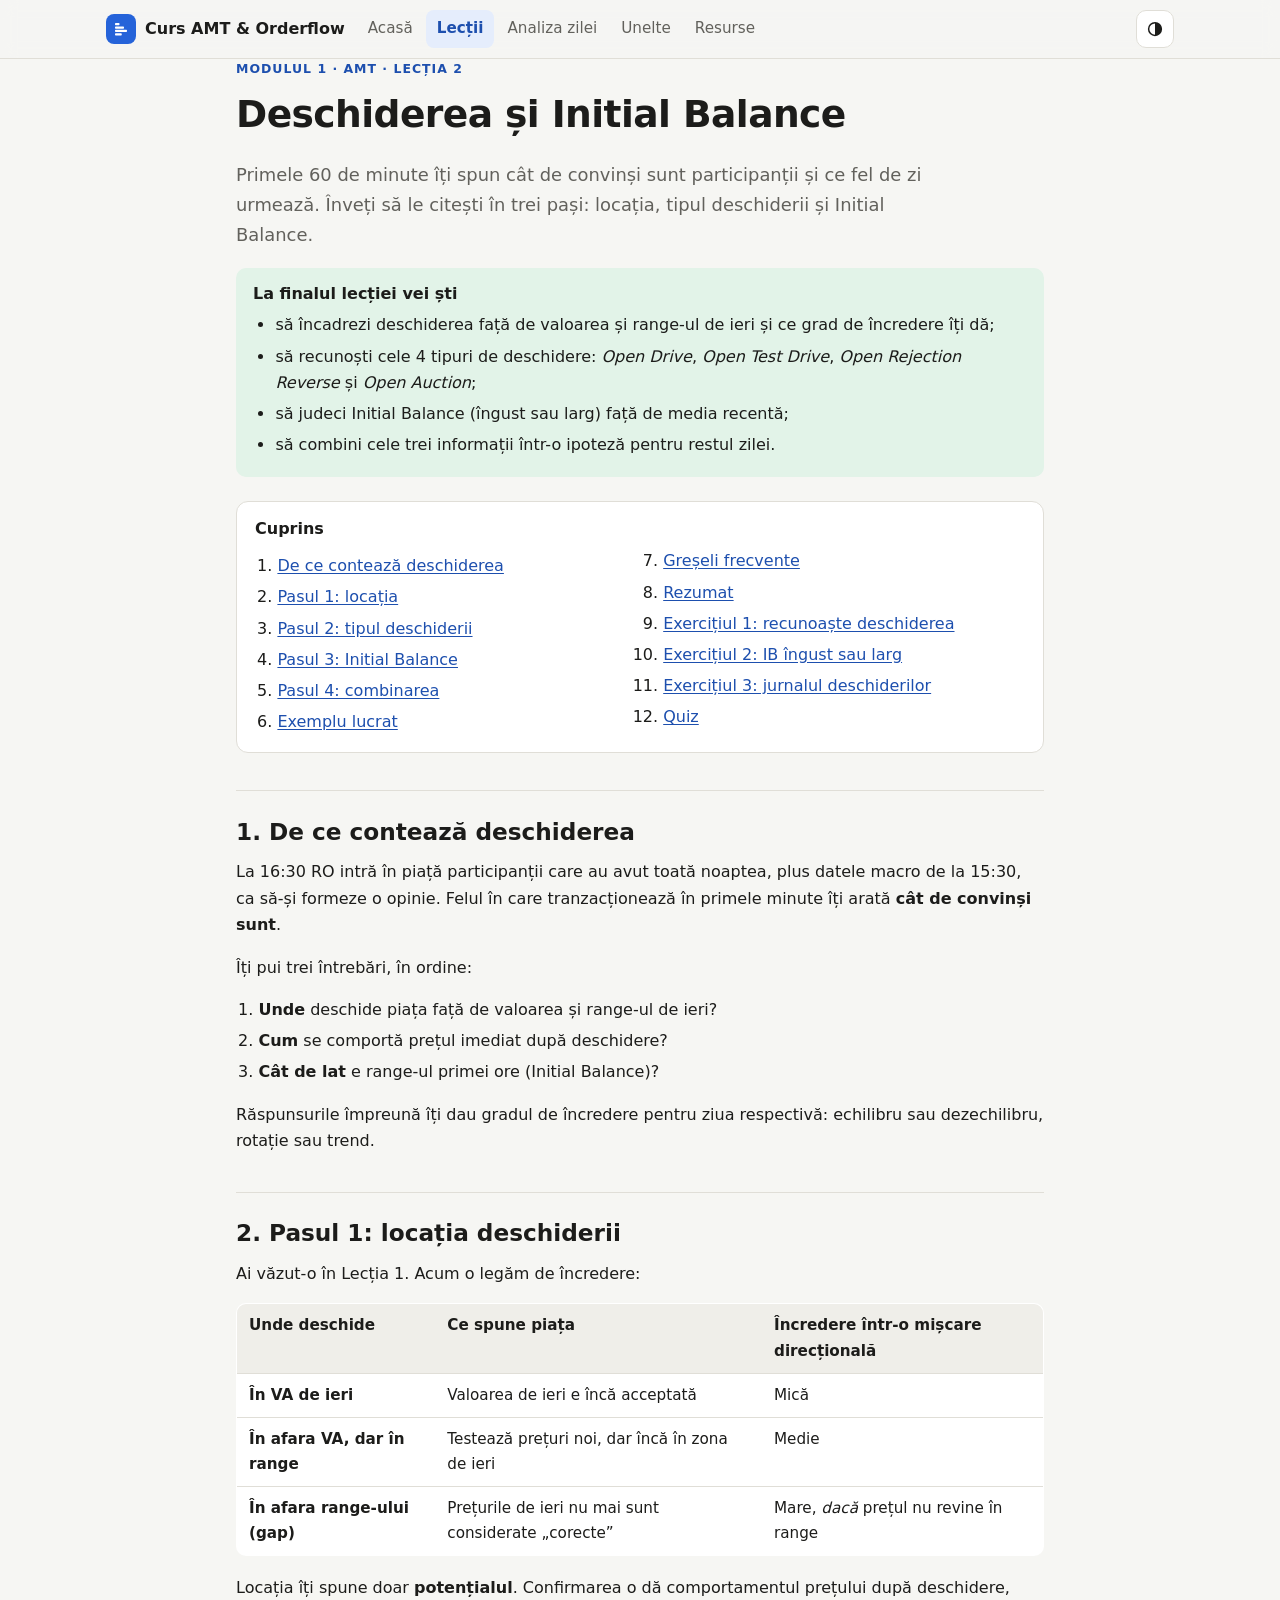
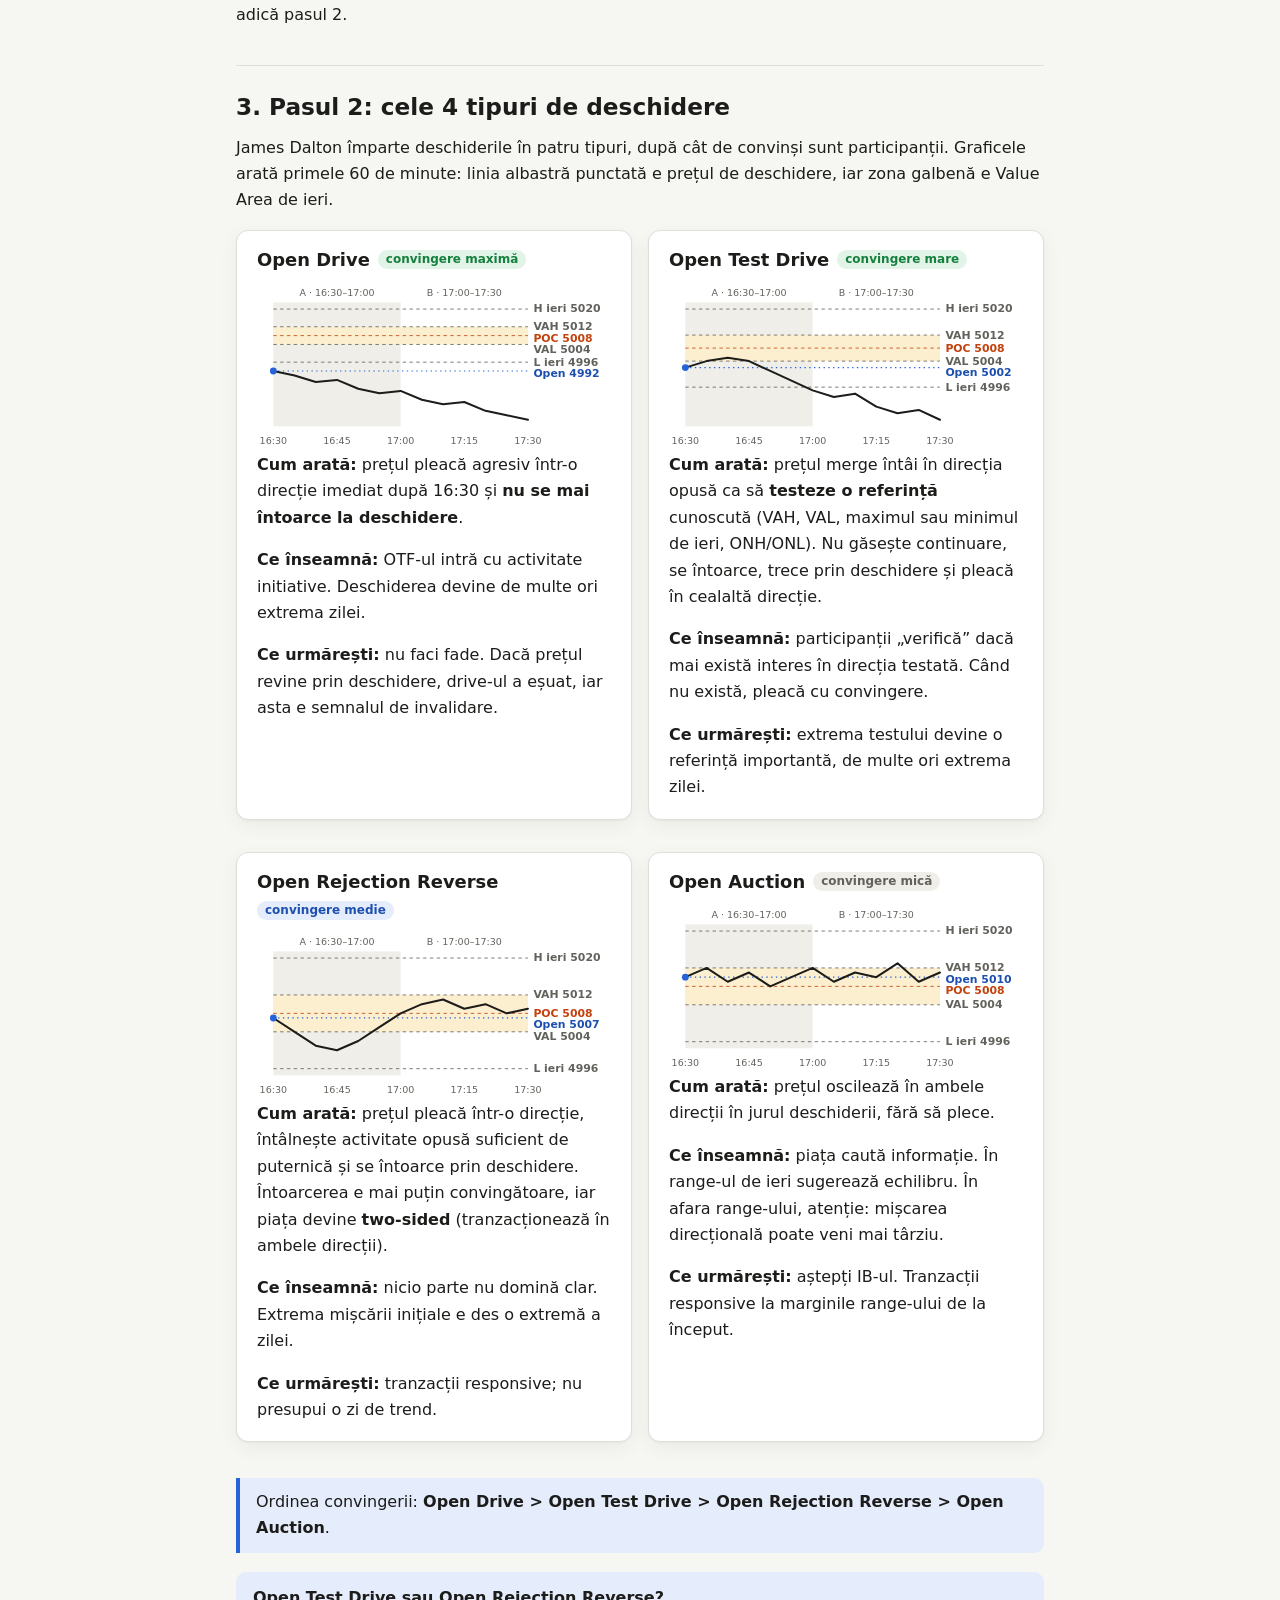
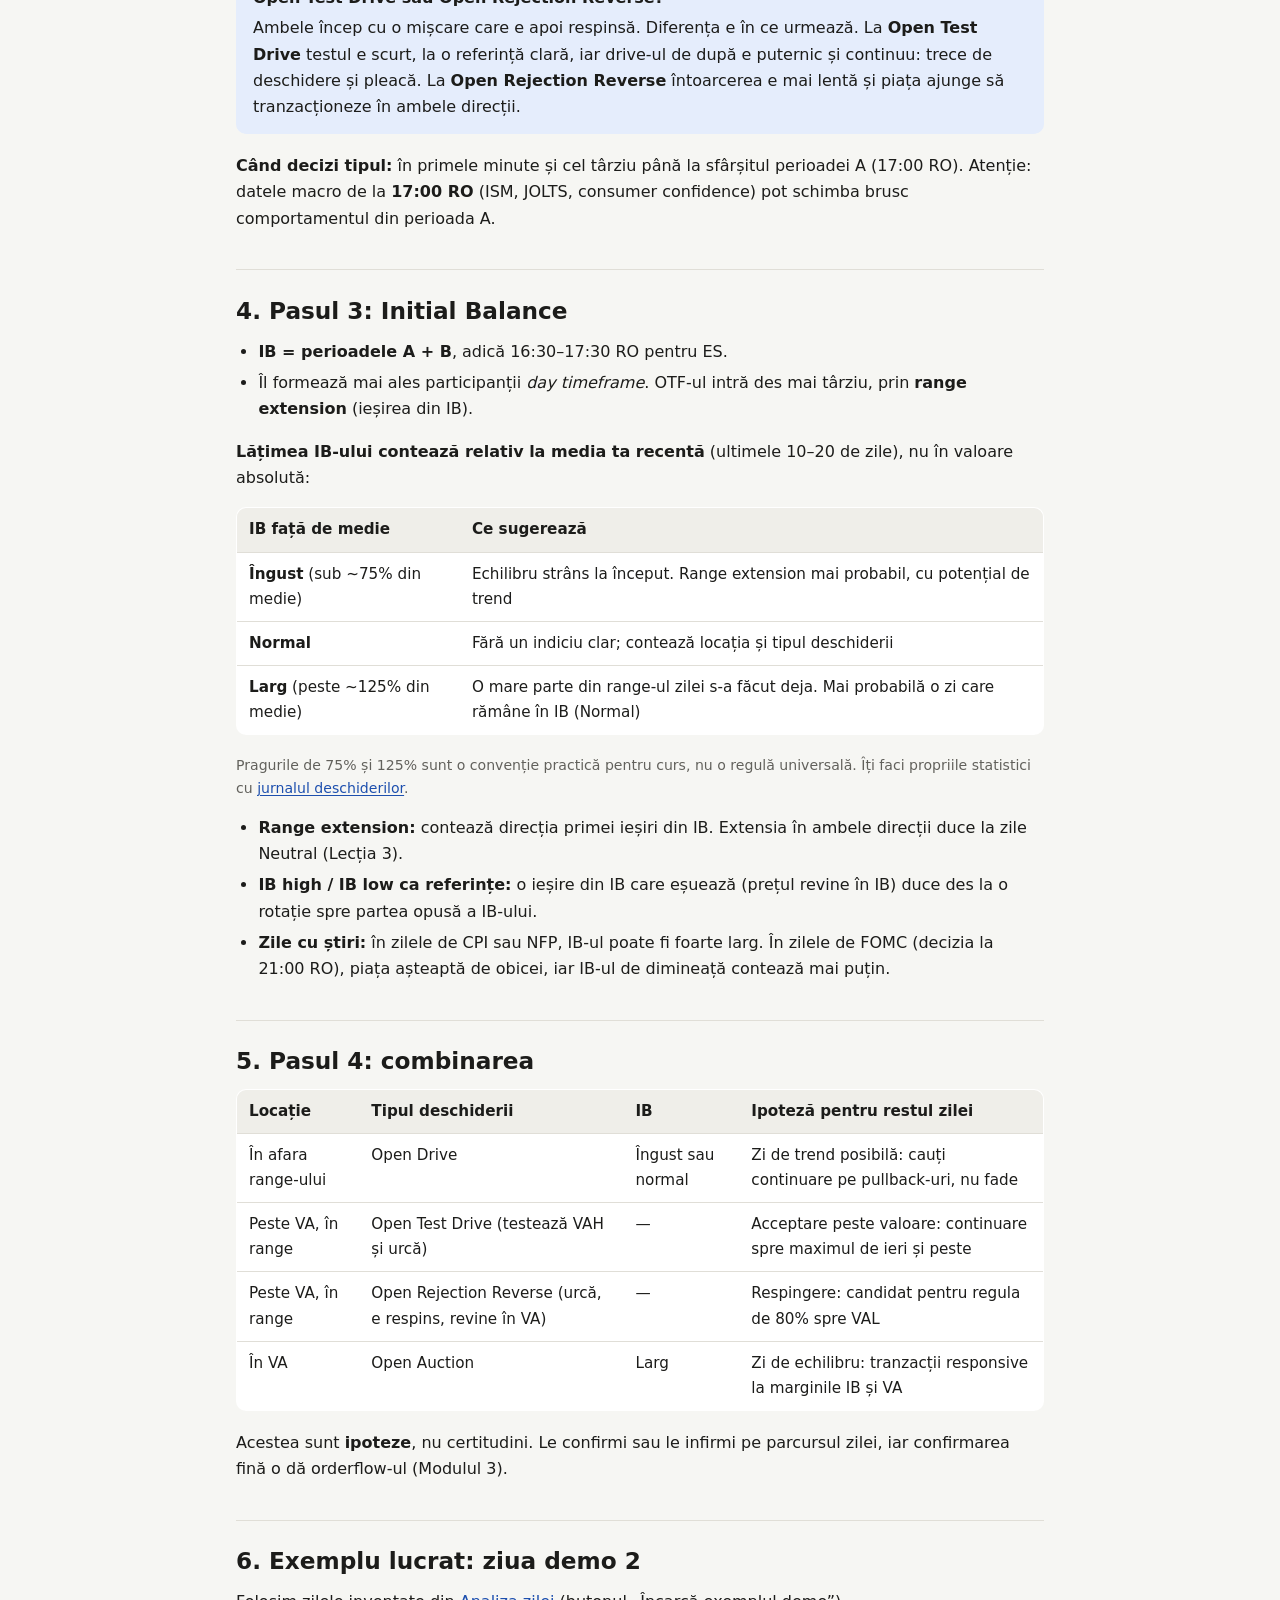
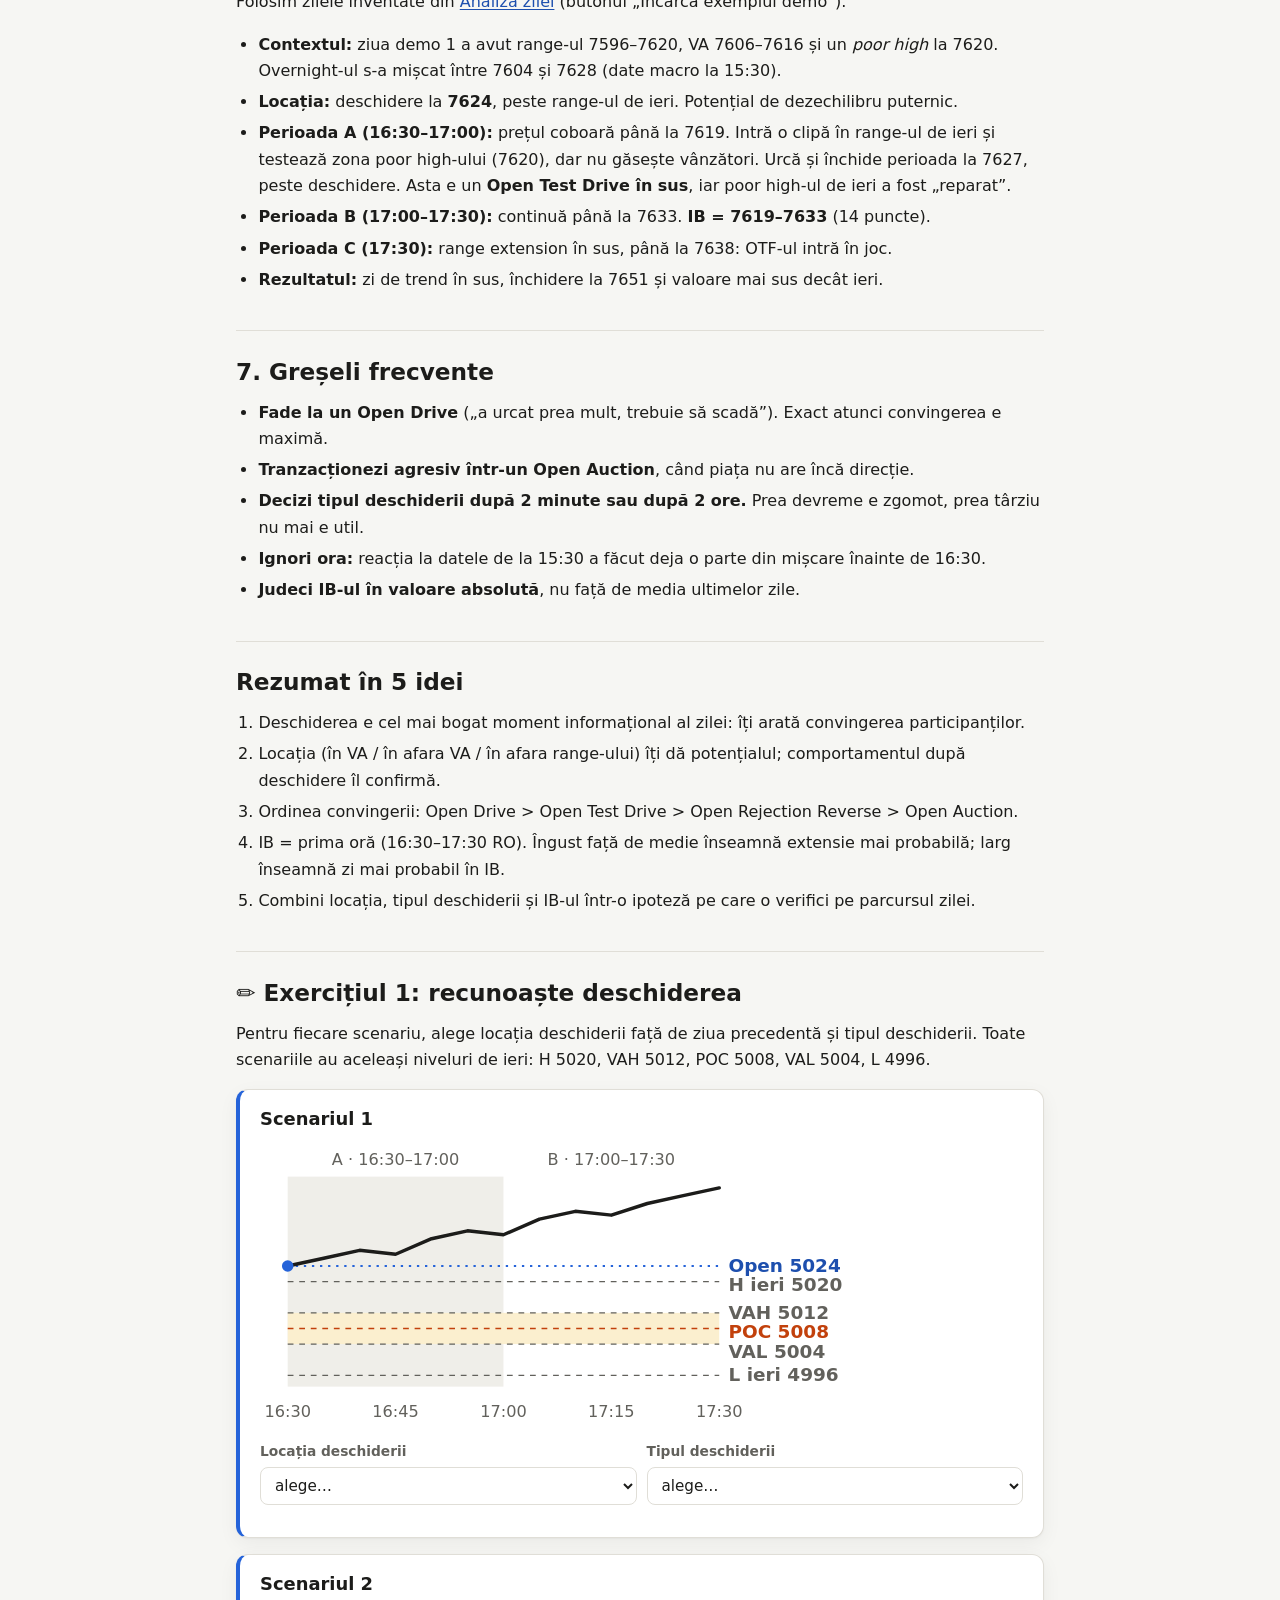
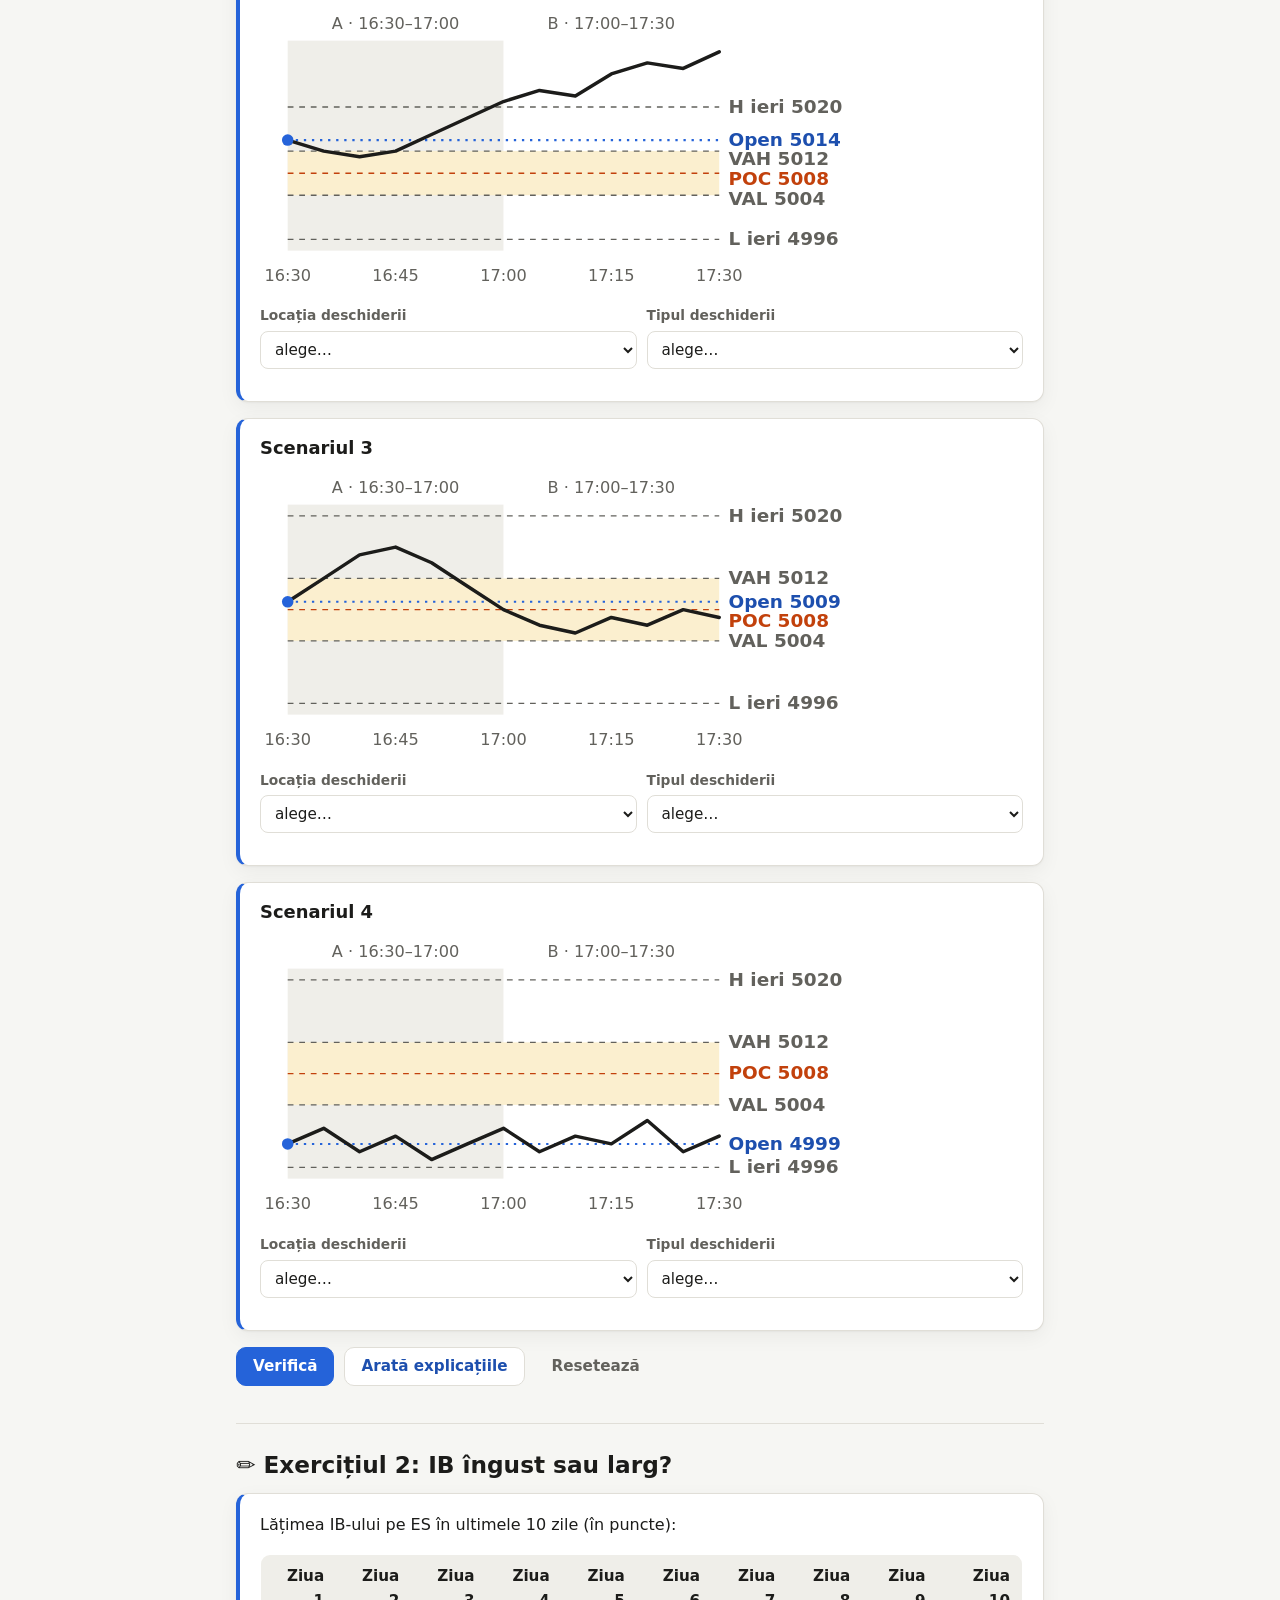
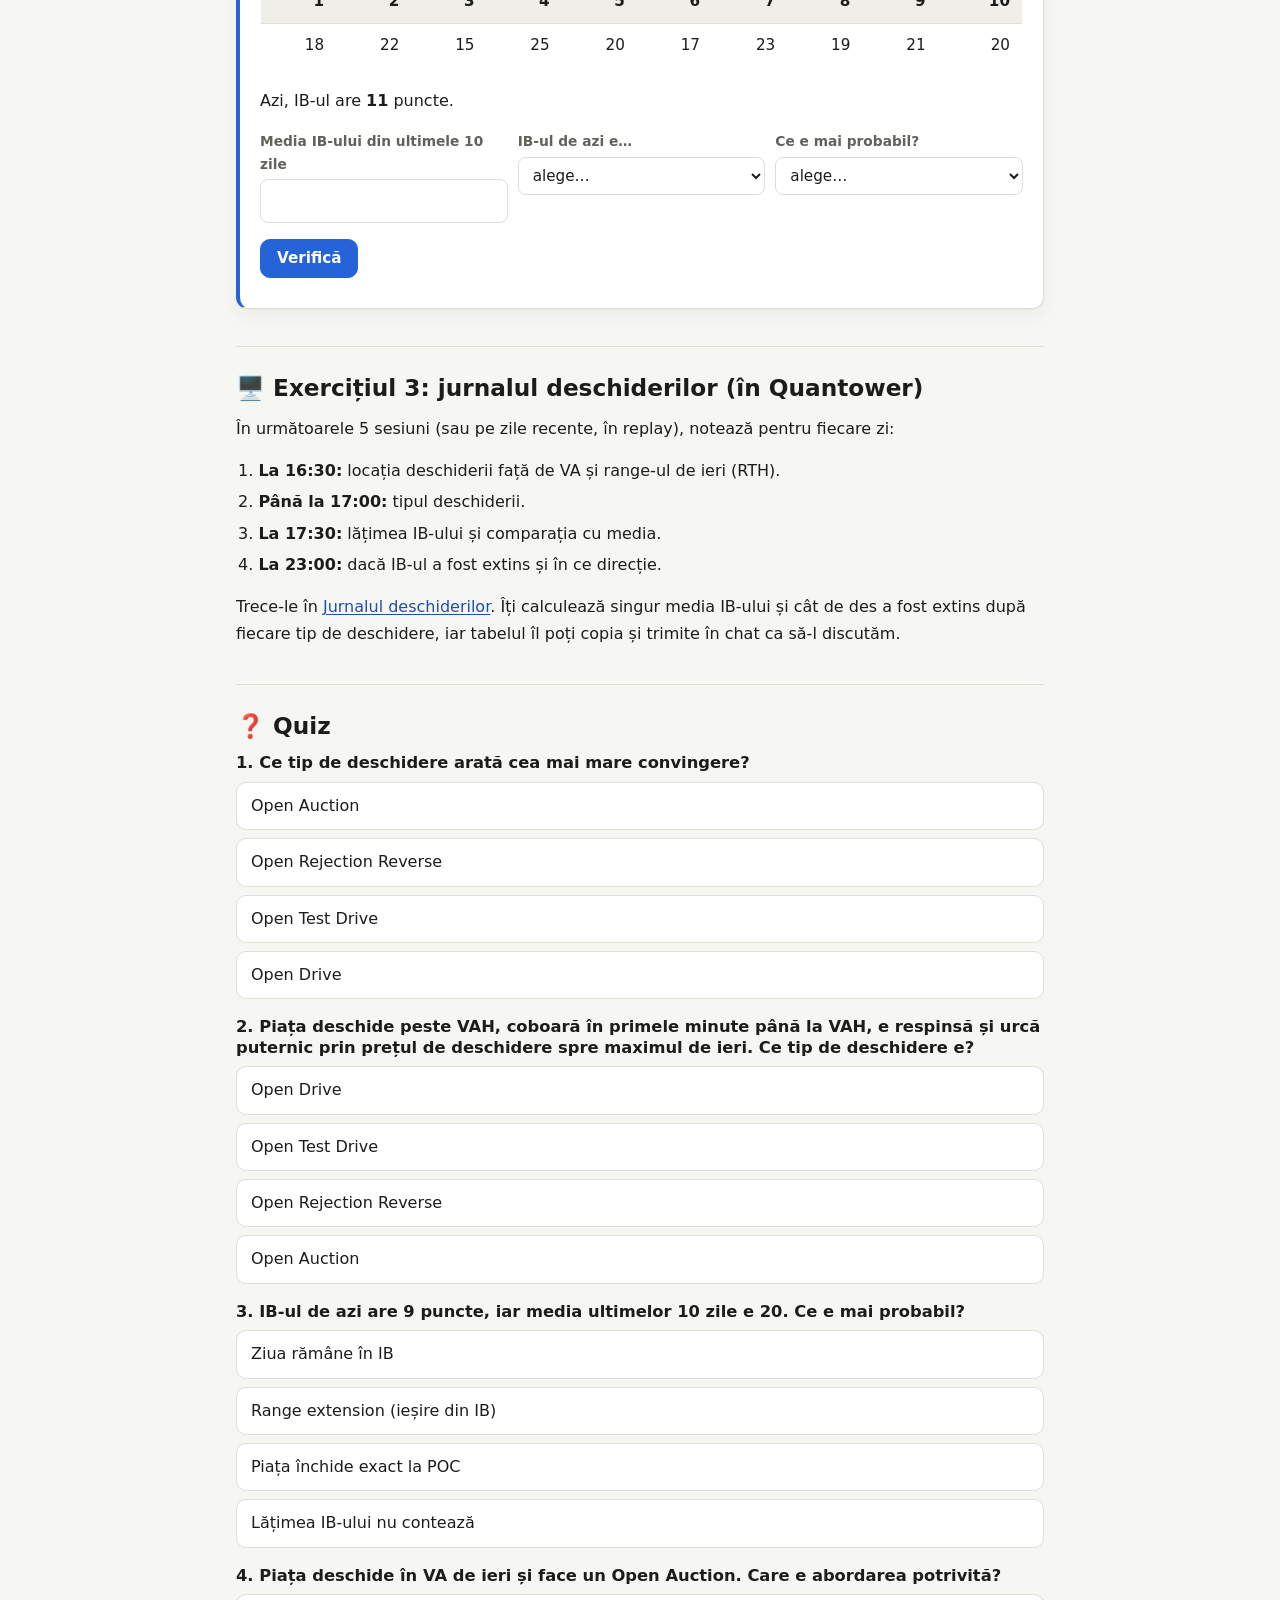
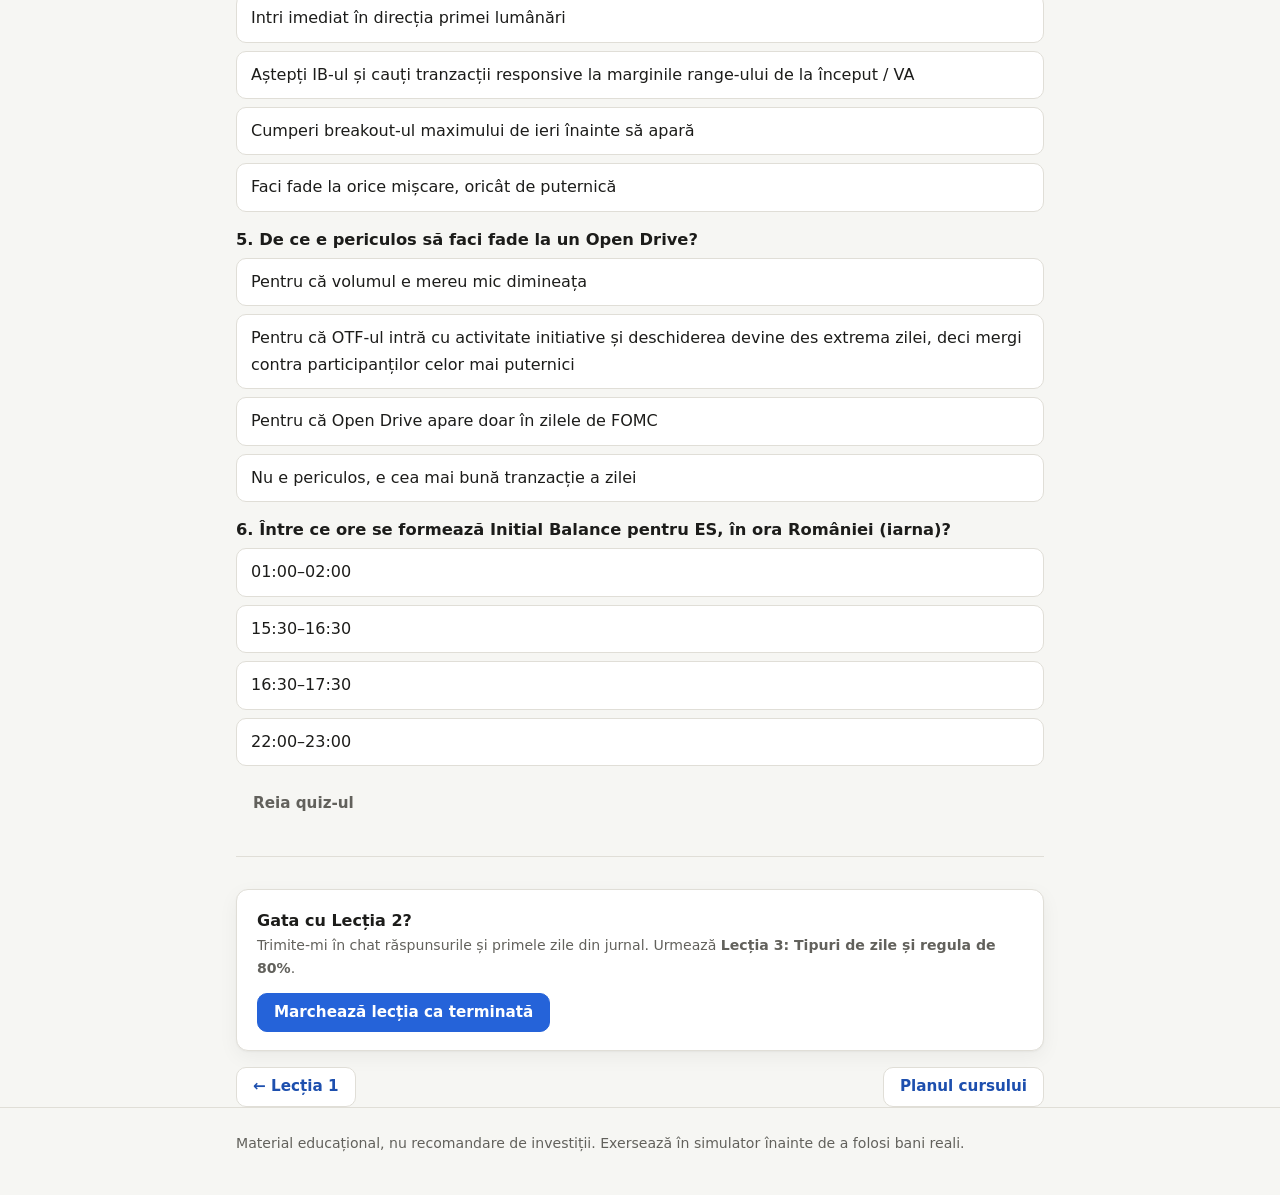
<file: curs-trading/lectia-2.html>
<!doctype html>
<html lang="ro">
<head>
  <meta charset="utf-8">
  <meta name="viewport" content="width=device-width, initial-scale=1">
  <title>Lecția 2: Deschiderea</title>
  <meta name="description" content="Modulul 1, Lecția 2: locația deschiderii față de ziua precedentă, cele 4 tipuri de deschidere (Dalton) și Initial Balance.">
  <link rel="icon" href="data:image/svg+xml,%3Csvg xmlns='http://www.w3.org/2000/svg' viewBox='0 0 24 24'%3E%3Crect width='24' height='24' rx='6' fill='%232563d9'/%3E%3Crect x='5' y='5' width='6' height='2.6' rx='1' fill='white'/%3E%3Crect x='5' y='9' width='11' height='2.6' rx='1' fill='white'/%3E%3Crect x='5' y='13' width='14' height='2.6' rx='1' fill='white'/%3E%3Crect x='5' y='17' width='8' height='2.6' rx='1' fill='white'/%3E%3C/svg%3E">
  <link rel="stylesheet" href="assets/style.css">
  <script src="assets/tpo.js"></script>
  <script src="assets/ui.js"></script>
  <script src="assets/data.js"></script>
  <script src="assets/lectia-2.js" defer></script>
</head>
<body>
  <header class="site-header">
    <div class="wrap header-inner">
      <a class="brand" href="index.html"><span class="brand-mark"><svg viewBox="0 0 24 24" fill="currentColor" aria-hidden="true"><rect x="4" y="4" width="6" height="3" rx="1"/><rect x="4" y="8.5" width="12" height="3" rx="1"/><rect x="4" y="13" width="16" height="3" rx="1"/><rect x="4" y="17.5" width="9" height="3" rx="1"/></svg></span>Curs AMT & Orderflow</a>
      <nav class="nav" aria-label="Navigare principală">
        <a href="index.html">Acasă</a>
        <a href="index.html#plan" data-match="lectia-">Lecții</a>
        <a href="analiza-zilei.html">Analiza zilei</a>
        <a href="unelte.html">Unelte</a>
        <a href="resurse.html">Resurse</a>
      </nav>
      <button class="theme-toggle" type="button" data-theme-toggle aria-label="Schimbă tema (luminos / întunecat)"><svg viewBox="0 0 24 24" aria-hidden="true"><circle cx="12" cy="12" r="8.5" fill="none" stroke="currentColor" stroke-width="2"/><path d="M12 3.5a8.5 8.5 0 0 1 0 17z" fill="currentColor"/></svg></button>
    </div>
  </header>

  <main class="wrap wrap-narrow">
    <p class="eyebrow">Modulul 1 · AMT · Lecția 2</p>
    <h1>Deschiderea și Initial Balance</h1>
    <p class="lead">Primele 60 de minute îți spun cât de convinși sunt participanții și ce fel de zi urmează. Înveți să le citești în trei pași: locația, tipul deschiderii și Initial Balance.</p>

    <div class="callout callout-tip">
      <span class="callout-title">La finalul lecției vei ști</span>
      <ul>
        <li>să încadrezi deschiderea față de valoarea și range-ul de ieri și ce grad de încredere îți dă;</li>
        <li>să recunoști cele 4 tipuri de deschidere: <i>Open Drive</i>, <i>Open Test Drive</i>, <i>Open Rejection Reverse</i> și <i>Open Auction</i>;</li>
        <li>să judeci Initial Balance (îngust sau larg) față de media recentă;</li>
        <li>să combini cele trei informații într-o ipoteză pentru restul zilei.</li>
      </ul>
    </div>

    <nav class="toc" aria-label="Cuprins">
      <b>Cuprins</b>
      <ol>
        <li><a href="#de-ce">De ce contează deschiderea</a></li>
        <li><a href="#locatia">Pasul 1: locația</a></li>
        <li><a href="#tipuri">Pasul 2: tipul deschiderii</a></li>
        <li><a href="#ib">Pasul 3: Initial Balance</a></li>
        <li><a href="#combinare">Pasul 4: combinarea</a></li>
        <li><a href="#exemplu">Exemplu lucrat</a></li>
        <li><a href="#greseli">Greșeli frecvente</a></li>
        <li><a href="#rezumat">Rezumat</a></li>
        <li><a href="#exercitiul-1">Exercițiul 1: recunoaște deschiderea</a></li>
        <li><a href="#exercitiul-2">Exercițiul 2: IB îngust sau larg</a></li>
        <li><a href="#exercitiul-3">Exercițiul 3: jurnalul deschiderilor</a></li>
        <li><a href="#quiz">Quiz</a></li>
      </ol>
    </nav>

    <h2 id="de-ce">1. De ce contează deschiderea</h2>
    <p>La 16:30 RO intră în piață participanții care au avut toată noaptea, plus datele macro de la 15:30, ca să-și formeze o opinie. Felul în care tranzacționează în primele minute îți arată <b>cât de convinși sunt</b>.</p>
    <p>Îți pui trei întrebări, în ordine:</p>
    <ol>
      <li><b>Unde</b> deschide piața față de valoarea și range-ul de ieri?</li>
      <li><b>Cum</b> se comportă prețul imediat după deschidere?</li>
      <li><b>Cât de lat</b> e range-ul primei ore (Initial Balance)?</li>
    </ol>
    <p>Răspunsurile împreună îți dau gradul de încredere pentru ziua respectivă: echilibru sau dezechilibru, rotație sau trend.</p>

    <h2 id="locatia">2. Pasul 1: locația deschiderii</h2>
    <p>Ai văzut-o în Lecția 1. Acum o legăm de încredere:</p>
    <div class="table-wrap">
      <table>
        <thead><tr><th>Unde deschide</th><th>Ce spune piața</th><th>Încredere într-o mișcare direcțională</th></tr></thead>
        <tbody>
          <tr><td><b>În VA de ieri</b></td><td>Valoarea de ieri e încă acceptată</td><td>Mică</td></tr>
          <tr><td><b>În afara VA, dar în range</b></td><td>Testează prețuri noi, dar încă în zona de ieri</td><td>Medie</td></tr>
          <tr><td><b>În afara range-ului (gap)</b></td><td>Prețurile de ieri nu mai sunt considerate „corecte”</td><td>Mare, <i>dacă</i> prețul nu revine în range</td></tr>
        </tbody>
      </table>
    </div>
    <p>Locația îți spune doar <b>potențialul</b>. Confirmarea o dă comportamentul prețului după deschidere, adică pasul 2.</p>

    <h2 id="tipuri">3. Pasul 2: cele 4 tipuri de deschidere</h2>
    <p>James Dalton împarte deschiderile în patru tipuri, după cât de convinși sunt participanții. Graficele arată primele 60 de minute: linia albastră punctată e prețul de deschidere, iar zona galbenă e Value Area de ieri.</p>

    <div class="open-types">
      <div class="card">
        <h3>Open Drive <span class="badge badge-ok">convingere maximă</span></h3>
        <div data-illustration="OD"></div>
        <p><b>Cum arată:</b> prețul pleacă agresiv într-o direcție imediat după 16:30 și <b>nu se mai întoarce la deschidere</b>.</p>
        <p><b>Ce înseamnă:</b> OTF-ul intră cu activitate initiative. Deschiderea devine de multe ori extrema zilei.</p>
        <p><b>Ce urmărești:</b> nu faci fade. Dacă prețul revine prin deschidere, drive-ul a eșuat, iar asta e semnalul de invalidare.</p>
      </div>
      <div class="card">
        <h3>Open Test Drive <span class="badge badge-ok">convingere mare</span></h3>
        <div data-illustration="OTD"></div>
        <p><b>Cum arată:</b> prețul merge întâi în direcția opusă ca să <b>testeze o referință</b> cunoscută (VAH, VAL, maximul sau minimul de ieri, ONH/ONL). Nu găsește continuare, se întoarce, trece prin deschidere și pleacă în cealaltă direcție.</p>
        <p><b>Ce înseamnă:</b> participanții „verifică” dacă mai există interes în direcția testată. Când nu există, pleacă cu convingere.</p>
        <p><b>Ce urmărești:</b> extrema testului devine o referință importantă, de multe ori extrema zilei.</p>
      </div>
      <div class="card">
        <h3>Open Rejection Reverse <span class="badge badge-accent">convingere medie</span></h3>
        <div data-illustration="ORR"></div>
        <p><b>Cum arată:</b> prețul pleacă într-o direcție, întâlnește activitate opusă suficient de puternică și se întoarce prin deschidere. Întoarcerea e mai puțin convingătoare, iar piața devine <b>two-sided</b> (tranzacționează în ambele direcții).</p>
        <p><b>Ce înseamnă:</b> nicio parte nu domină clar. Extrema mișcării inițiale e des o extremă a zilei.</p>
        <p><b>Ce urmărești:</b> tranzacții responsive; nu presupui o zi de trend.</p>
      </div>
      <div class="card">
        <h3>Open Auction <span class="badge">convingere mică</span></h3>
        <div data-illustration="OA"></div>
        <p><b>Cum arată:</b> prețul oscilează în ambele direcții în jurul deschiderii, fără să plece.</p>
        <p><b>Ce înseamnă:</b> piața caută informație. În range-ul de ieri sugerează echilibru. În afara range-ului, atenție: mișcarea direcțională poate veni mai târziu.</p>
        <p><b>Ce urmărești:</b> aștepți IB-ul. Tranzacții responsive la marginile range-ului de la început.</p>
      </div>
    </div>

    <blockquote><p>Ordinea convingerii: <b>Open Drive &gt; Open Test Drive &gt; Open Rejection Reverse &gt; Open Auction</b>.</p></blockquote>

    <div class="callout callout-info">
      <span class="callout-title">Open Test Drive sau Open Rejection Reverse?</span>
      Ambele încep cu o mișcare care e apoi respinsă. Diferența e în ce urmează. La <b>Open Test Drive</b> testul e scurt, la o referință clară, iar drive-ul de după e puternic și continuu: trece de deschidere și pleacă. La <b>Open Rejection Reverse</b> întoarcerea e mai lentă și piața ajunge să tranzacționeze în ambele direcții.
    </div>
    <p><b>Când decizi tipul:</b> în primele minute și cel târziu până la sfârșitul perioadei A (17:00 RO). Atenție: datele macro de la <b>17:00 RO</b> (ISM, JOLTS, consumer confidence) pot schimba brusc comportamentul din perioada A.</p>

    <h2 id="ib">4. Pasul 3: Initial Balance</h2>
    <ul>
      <li><b>IB = perioadele A + B</b>, adică 16:30–17:30 RO pentru ES.</li>
      <li>Îl formează mai ales participanții <i>day timeframe</i>. OTF-ul intră des mai târziu, prin <b>range extension</b> (ieșirea din IB).</li>
    </ul>
    <p><b>Lățimea IB-ului contează relativ la media ta recentă</b> (ultimele 10–20 de zile), nu în valoare absolută:</p>
    <div class="table-wrap">
      <table>
        <thead><tr><th>IB față de medie</th><th>Ce sugerează</th></tr></thead>
        <tbody>
          <tr><td><b>Îngust</b> (sub ~75% din medie)</td><td>Echilibru strâns la început. Range extension mai probabil, cu potențial de trend</td></tr>
          <tr><td><b>Normal</b></td><td>Fără un indiciu clar; contează locația și tipul deschiderii</td></tr>
          <tr><td><b>Larg</b> (peste ~125% din medie)</td><td>O mare parte din range-ul zilei s-a făcut deja. Mai probabilă o zi care rămâne în IB (Normal)</td></tr>
        </tbody>
      </table>
    </div>
    <p class="muted small">Pragurile de 75% și 125% sunt o convenție practică pentru curs, nu o regulă universală. Îți faci propriile statistici cu <a href="unelte.html#jurnal">jurnalul deschiderilor</a>.</p>
    <ul>
      <li><b>Range extension:</b> contează direcția primei ieșiri din IB. Extensia în ambele direcții duce la zile Neutral (Lecția 3).</li>
      <li><b>IB high / IB low ca referințe:</b> o ieșire din IB care eșuează (prețul revine în IB) duce des la o rotație spre partea opusă a IB-ului.</li>
      <li><b>Zile cu știri:</b> în zilele de CPI sau NFP, IB-ul poate fi foarte larg. În zilele de FOMC (decizia la 21:00 RO), piața așteaptă de obicei, iar IB-ul de dimineață contează mai puțin.</li>
    </ul>

    <h2 id="combinare">5. Pasul 4: combinarea</h2>
    <div class="table-wrap">
      <table>
        <thead><tr><th>Locație</th><th>Tipul deschiderii</th><th>IB</th><th>Ipoteză pentru restul zilei</th></tr></thead>
        <tbody>
          <tr><td>În afara range-ului</td><td>Open Drive</td><td>Îngust sau normal</td><td>Zi de trend posibilă: cauți continuare pe pullback-uri, nu fade</td></tr>
          <tr><td>Peste VA, în range</td><td>Open Test Drive (testează VAH și urcă)</td><td>—</td><td>Acceptare peste valoare: continuare spre maximul de ieri și peste</td></tr>
          <tr><td>Peste VA, în range</td><td>Open Rejection Reverse (urcă, e respins, revine în VA)</td><td>—</td><td>Respingere: candidat pentru regula de 80% spre VAL</td></tr>
          <tr><td>În VA</td><td>Open Auction</td><td>Larg</td><td>Zi de echilibru: tranzacții responsive la marginile IB și VA</td></tr>
        </tbody>
      </table>
    </div>
    <p>Acestea sunt <b>ipoteze</b>, nu certitudini. Le confirmi sau le infirmi pe parcursul zilei, iar confirmarea fină o dă orderflow-ul (Modulul 3).</p>

    <h2 id="exemplu">6. Exemplu lucrat: ziua demo 2</h2>
    <p>Folosim zilele inventate din <a href="analiza-zilei.html">Analiza zilei</a> (butonul „Încarcă exemplul demo”).</p>
    <ul>
      <li><b>Contextul:</b> ziua demo 1 a avut range-ul 7596–7620, VA 7606–7616 și un <i>poor high</i> la 7620. Overnight-ul s-a mișcat între 7604 și 7628 (date macro la 15:30).</li>
      <li><b>Locația:</b> deschidere la <b>7624</b>, peste range-ul de ieri. Potențial de dezechilibru puternic.</li>
      <li><b>Perioada A (16:30–17:00):</b> prețul coboară până la 7619. Intră o clipă în range-ul de ieri și testează zona poor high-ului (7620), dar nu găsește vânzători. Urcă și închide perioada la 7627, peste deschidere. Asta e un <b>Open Test Drive în sus</b>, iar poor high-ul de ieri a fost „reparat”.</li>
      <li><b>Perioada B (17:00–17:30):</b> continuă până la 7633. <b>IB = 7619–7633</b> (14 puncte).</li>
      <li><b>Perioada C (17:30):</b> range extension în sus, până la 7638: OTF-ul intră în joc.</li>
      <li><b>Rezultatul:</b> zi de trend în sus, închidere la 7651 și valoare mai sus decât ieri.</li>
    </ul>

    <h2 id="greseli">7. Greșeli frecvente</h2>
    <ul>
      <li><b>Fade la un Open Drive</b> („a urcat prea mult, trebuie să scadă”). Exact atunci convingerea e maximă.</li>
      <li><b>Tranzacționezi agresiv într-un Open Auction</b>, când piața nu are încă direcție.</li>
      <li><b>Decizi tipul deschiderii după 2 minute sau după 2 ore.</b> Prea devreme e zgomot, prea târziu nu mai e util.</li>
      <li><b>Ignori ora:</b> reacția la datele de la 15:30 a făcut deja o parte din mișcare înainte de 16:30.</li>
      <li><b>Judeci IB-ul în valoare absolută</b>, nu față de media ultimelor zile.</li>
    </ul>

    <h2 id="rezumat">Rezumat în 5 idei</h2>
    <ol>
      <li>Deschiderea e cel mai bogat moment informațional al zilei: îți arată convingerea participanților.</li>
      <li>Locația (în VA / în afara VA / în afara range-ului) îți dă potențialul; comportamentul după deschidere îl confirmă.</li>
      <li>Ordinea convingerii: Open Drive &gt; Open Test Drive &gt; Open Rejection Reverse &gt; Open Auction.</li>
      <li>IB = prima oră (16:30–17:30 RO). Îngust față de medie înseamnă extensie mai probabilă; larg înseamnă zi mai probabil în IB.</li>
      <li>Combini locația, tipul deschiderii și IB-ul într-o ipoteză pe care o verifici pe parcursul zilei.</li>
    </ol>

    <h2 id="exercitiul-1">✏️ Exercițiul 1: recunoaște deschiderea</h2>
    <p>Pentru fiecare scenariu, alege locația deschiderii față de ziua precedentă și tipul deschiderii. Toate scenariile au aceleași niveluri de ieri: H 5020, VAH 5012, POC 5008, VAL 5004, L 4996.</p>
    <form id="ex-open" autocomplete="off" novalidate>
      <div id="scenarios"></div>
      <div class="btn-row">
        <button class="btn" type="submit">Verifică</button>
        <button class="btn btn-secondary" type="button" id="ex-open-explain">Arată explicațiile</button>
        <button class="btn btn-ghost" type="button" id="ex-open-reset">Resetează</button>
      </div>
      <div class="result" id="ex-open-result" role="status"></div>
    </form>

    <h2 id="exercitiul-2">✏️ Exercițiul 2: IB îngust sau larg?</h2>
    <div class="card exercise">
      <p>Lățimea IB-ului pe ES în ultimele 10 zile (în puncte):</p>
      <div class="table-wrap"><table id="ib-history"></table></div>
      <p>Azi, IB-ul are <b id="ib-today"></b> puncte.</p>
      <form id="ex-ib" autocomplete="off" novalidate>
        <div class="fields" style="grid-template-columns:repeat(auto-fit,minmax(min(100%,200px),1fr))">
          <label class="field" data-q="avg">Media IB-ului din ultimele 10 zile<input name="avg" inputmode="decimal"><span class="hint"></span></label>
          <label class="field" data-q="width">IB-ul de azi e…
            <select name="width"><option value="">alege…</option><option value="ingust">Îngust</option><option value="normal">Normal</option><option value="larg">Larg</option></select><span class="hint"></span>
          </label>
          <label class="field" data-q="expect">Ce e mai probabil?
            <select name="expect"><option value="">alege…</option><option value="ext">Range extension (ieșire din IB)</option><option value="inside">Ziua rămâne în IB</option><option value="none">Nu se poate spune nimic</option></select><span class="hint"></span>
          </label>
        </div>
        <div class="btn-row">
          <button class="btn" type="submit">Verifică</button>
        </div>
        <div class="result" id="ex-ib-result" role="status"></div>
      </form>
    </div>

    <h2 id="exercitiul-3">🖥️ Exercițiul 3: jurnalul deschiderilor (în Quantower)</h2>
    <p>În următoarele 5 sesiuni (sau pe zile recente, în replay), notează pentru fiecare zi:</p>
    <ol>
      <li><b>La 16:30:</b> locația deschiderii față de VA și range-ul de ieri (RTH).</li>
      <li><b>Până la 17:00:</b> tipul deschiderii.</li>
      <li><b>La 17:30:</b> lățimea IB-ului și comparația cu media.</li>
      <li><b>La 23:00:</b> dacă IB-ul a fost extins și în ce direcție.</li>
    </ol>
    <p>Trece-le în <a href="unelte.html#jurnal">Jurnalul deschiderilor</a>. Îți calculează singur media IB-ului și cât de des a fost extins după fiecare tip de deschidere, iar tabelul îl poți copia și trimite în chat ca să-l discutăm.</p>

    <h2 id="quiz">❓ Quiz</h2>
    <div id="quiz-box"></div>
    <div class="result" id="quiz-score" role="status"></div>

    <hr>
    <div class="card done-box">
      <div>
        <b>Gata cu Lecția 2?</b>
        <p class="muted small" style="margin:0">Trimite-mi în chat răspunsurile și primele zile din jurnal. Urmează <b>Lecția 3: Tipuri de zile și regula de 80%</b>.</p>
      </div>
      <button class="btn" type="button" data-complete="l2">Marchează lecția ca terminată</button>
    </div>
    <div class="lesson-nav">
      <a class="btn btn-secondary" href="lectia-1.html">← Lecția 1</a>
      <a class="btn btn-secondary" href="index.html#plan">Planul cursului</a>
    </div>
  </main>

  <footer class="site-footer">
    <div class="wrap wrap-narrow">Material educațional, nu recomandare de investiții. Exersează în simulator înainte de a folosi bani reali.</div>
  </footer>
</body>
</html>
</file>
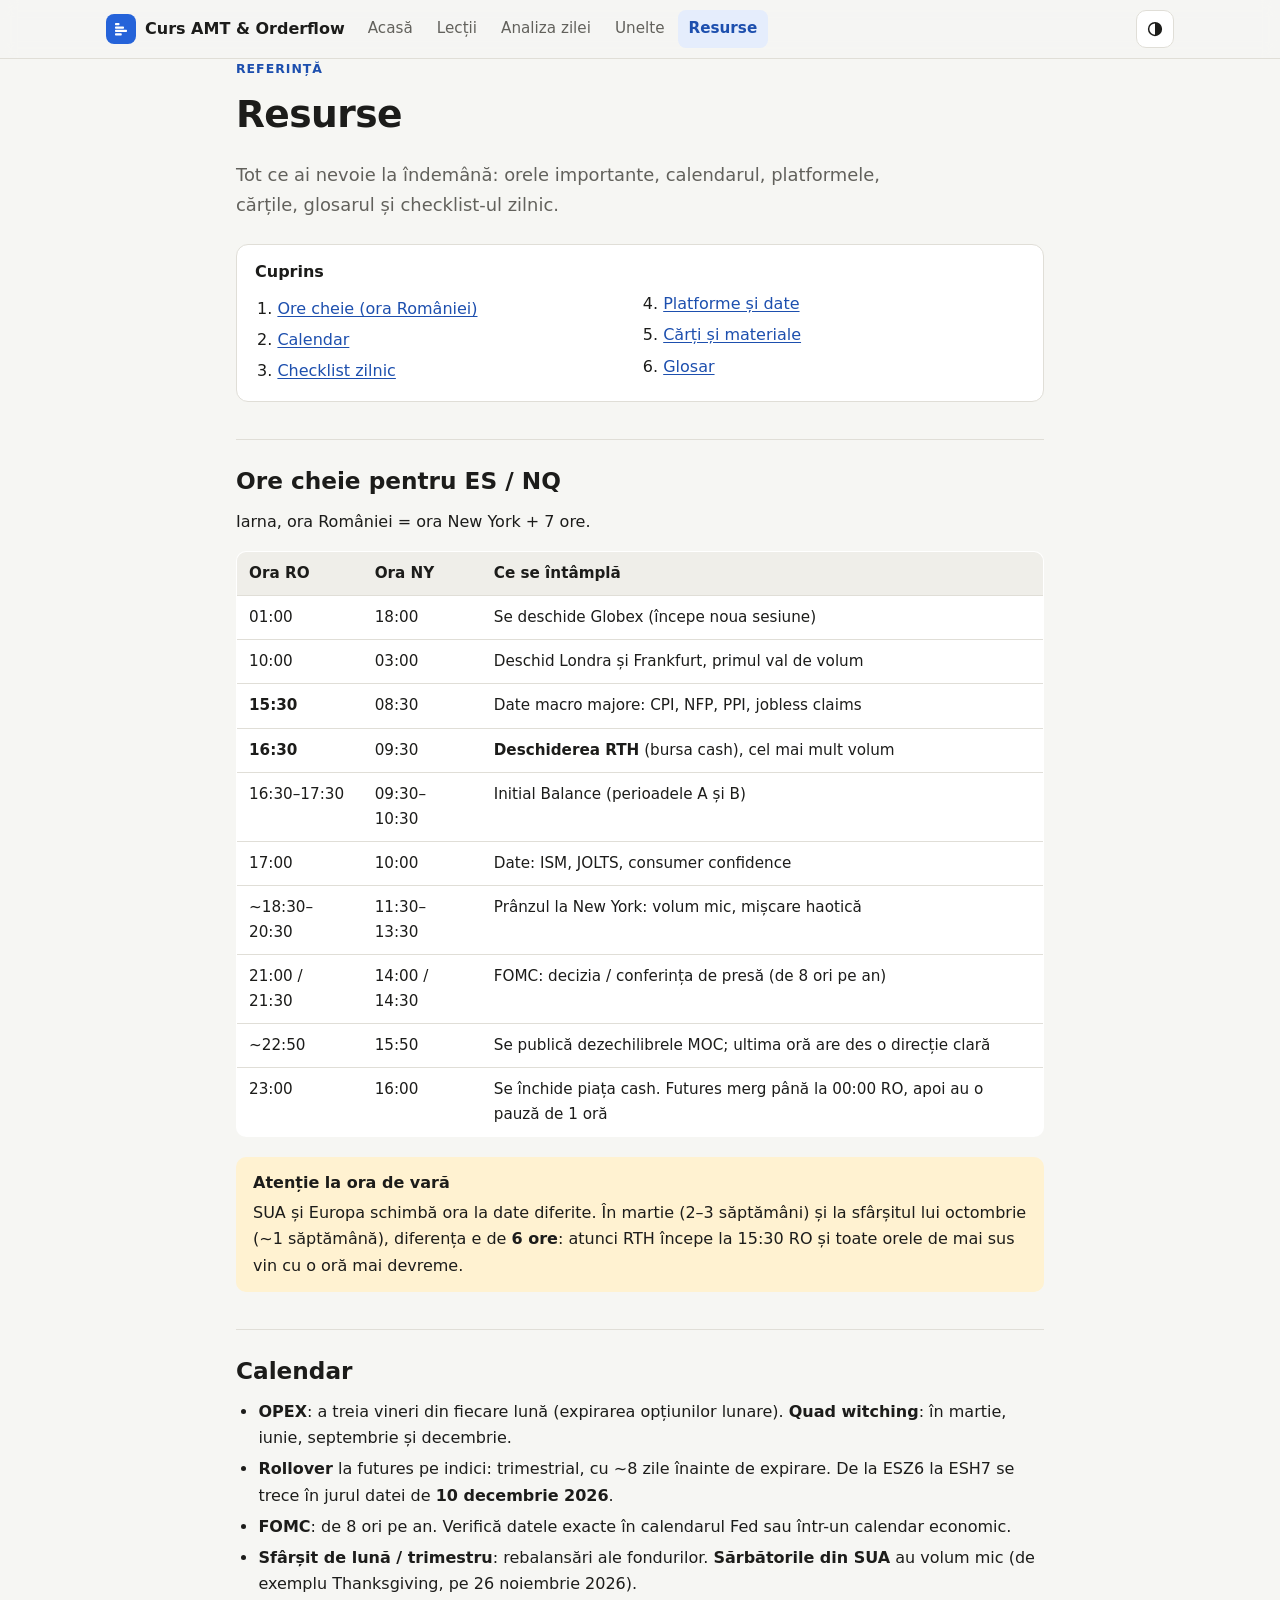
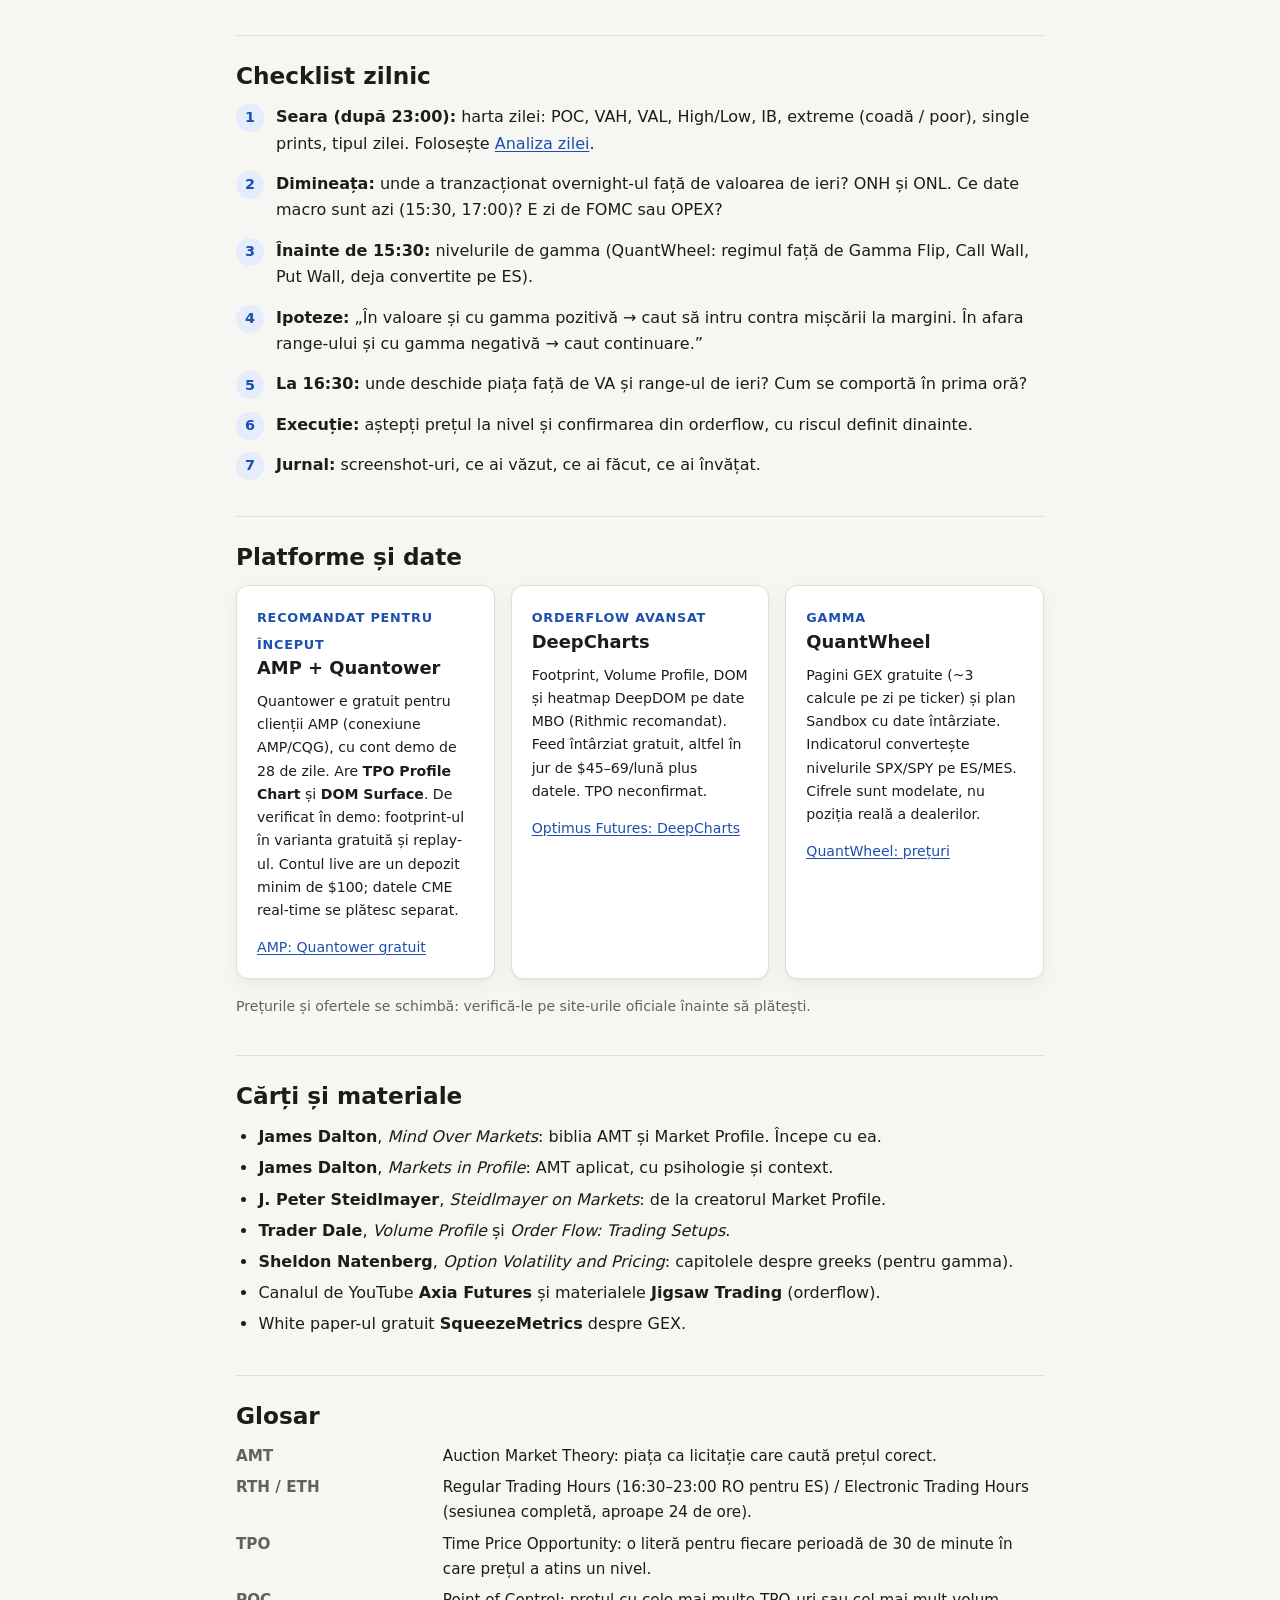
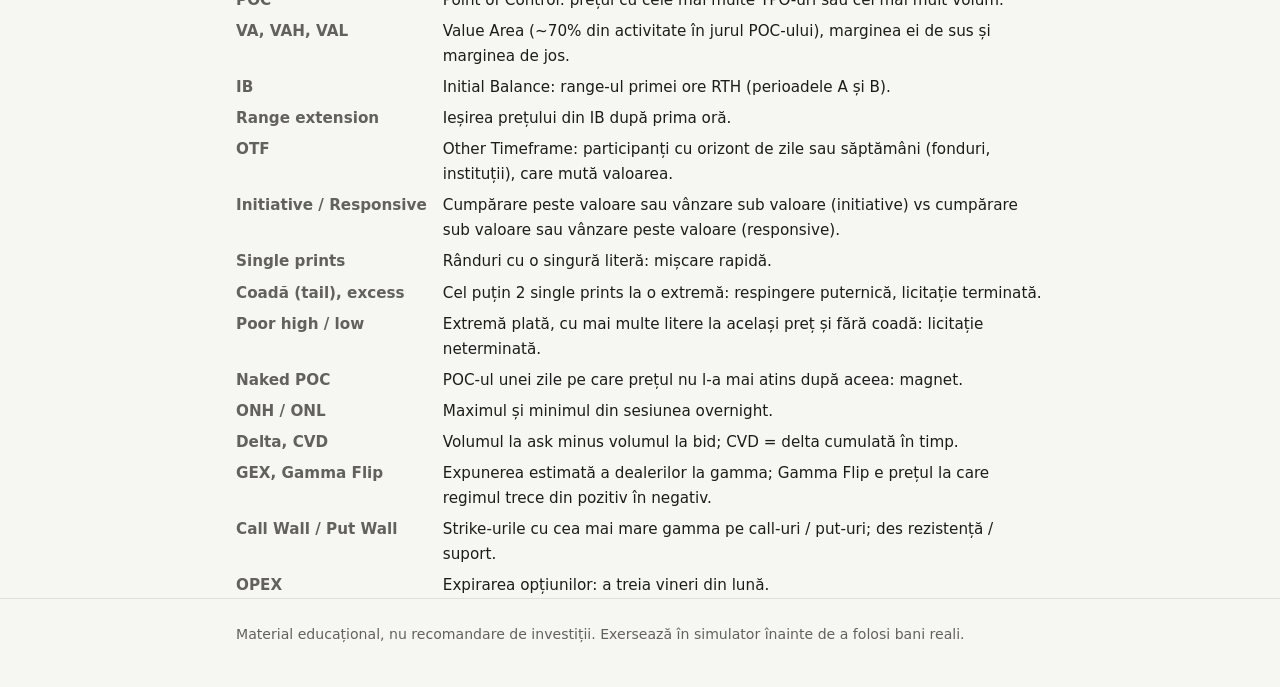
<file: curs-trading/resurse.html>
<!doctype html>
<html lang="ro">
<head>
  <meta charset="utf-8">
  <meta name="viewport" content="width=device-width, initial-scale=1">
  <title>Resurse curs</title>
  <meta name="description" content="Ore cheie pentru ES în ora României, calendar, platforme, cărți, glosar și checklist-ul zilnic.">
  <link rel="icon" href="data:image/svg+xml,%3Csvg xmlns='http://www.w3.org/2000/svg' viewBox='0 0 24 24'%3E%3Crect width='24' height='24' rx='6' fill='%232563d9'/%3E%3Crect x='5' y='5' width='6' height='2.6' rx='1' fill='white'/%3E%3Crect x='5' y='9' width='11' height='2.6' rx='1' fill='white'/%3E%3Crect x='5' y='13' width='14' height='2.6' rx='1' fill='white'/%3E%3Crect x='5' y='17' width='8' height='2.6' rx='1' fill='white'/%3E%3C/svg%3E">
  <link rel="stylesheet" href="assets/style.css">
  <script src="assets/tpo.js"></script>
  <script src="assets/ui.js"></script>
</head>
<body>
  <header class="site-header">
    <div class="wrap header-inner">
      <a class="brand" href="index.html"><span class="brand-mark"><svg viewBox="0 0 24 24" fill="currentColor" aria-hidden="true"><rect x="4" y="4" width="6" height="3" rx="1"/><rect x="4" y="8.5" width="12" height="3" rx="1"/><rect x="4" y="13" width="16" height="3" rx="1"/><rect x="4" y="17.5" width="9" height="3" rx="1"/></svg></span>Curs AMT & Orderflow</a>
      <nav class="nav" aria-label="Navigare principală">
        <a href="index.html">Acasă</a>
        <a href="index.html#plan" data-match="lectia-">Lecții</a>
        <a href="analiza-zilei.html">Analiza zilei</a>
        <a href="unelte.html">Unelte</a>
        <a href="resurse.html">Resurse</a>
      </nav>
      <button class="theme-toggle" type="button" data-theme-toggle aria-label="Schimbă tema (luminos / întunecat)"><svg viewBox="0 0 24 24" aria-hidden="true"><circle cx="12" cy="12" r="8.5" fill="none" stroke="currentColor" stroke-width="2"/><path d="M12 3.5a8.5 8.5 0 0 1 0 17z" fill="currentColor"/></svg></button>
    </div>
  </header>

  <main class="wrap wrap-narrow">
    <p class="eyebrow">Referință</p>
    <h1>Resurse</h1>
    <p class="lead">Tot ce ai nevoie la îndemână: orele importante, calendarul, platformele, cărțile, glosarul și checklist-ul zilnic.</p>

    <nav class="toc" aria-label="Cuprins">
      <b>Cuprins</b>
      <ol>
        <li><a href="#ore">Ore cheie (ora României)</a></li>
        <li><a href="#calendar">Calendar</a></li>
        <li><a href="#checklist">Checklist zilnic</a></li>
        <li><a href="#platforme">Platforme și date</a></li>
        <li><a href="#carti">Cărți și materiale</a></li>
        <li><a href="#glosar">Glosar</a></li>
      </ol>
    </nav>

    <h2 id="ore">Ore cheie pentru ES / NQ</h2>
    <p>Iarna, ora României = ora New York + 7 ore.</p>
    <div class="table-wrap">
      <table>
        <thead><tr><th>Ora RO</th><th>Ora NY</th><th>Ce se întâmplă</th></tr></thead>
        <tbody>
          <tr><td>01:00</td><td>18:00</td><td>Se deschide Globex (începe noua sesiune)</td></tr>
          <tr><td>10:00</td><td>03:00</td><td>Deschid Londra și Frankfurt, primul val de volum</td></tr>
          <tr><td><b>15:30</b></td><td>08:30</td><td>Date macro majore: CPI, NFP, PPI, jobless claims</td></tr>
          <tr><td><b>16:30</b></td><td>09:30</td><td><b>Deschiderea RTH</b> (bursa cash), cel mai mult volum</td></tr>
          <tr><td>16:30–17:30</td><td>09:30–10:30</td><td>Initial Balance (perioadele A și B)</td></tr>
          <tr><td>17:00</td><td>10:00</td><td>Date: ISM, JOLTS, consumer confidence</td></tr>
          <tr><td>~18:30–20:30</td><td>11:30–13:30</td><td>Prânzul la New York: volum mic, mișcare haotică</td></tr>
          <tr><td>21:00 / 21:30</td><td>14:00 / 14:30</td><td>FOMC: decizia / conferința de presă (de 8 ori pe an)</td></tr>
          <tr><td>~22:50</td><td>15:50</td><td>Se publică dezechilibrele MOC; ultima oră are des o direcție clară</td></tr>
          <tr><td>23:00</td><td>16:00</td><td>Se închide piața cash. Futures merg până la 00:00 RO, apoi au o pauză de 1 oră</td></tr>
        </tbody>
      </table>
    </div>
    <div class="callout callout-warn">
      <span class="callout-title">Atenție la ora de vară</span>
      SUA și Europa schimbă ora la date diferite. În martie (2–3 săptămâni) și la sfârșitul lui octombrie (~1 săptămână), diferența e de <b>6 ore</b>: atunci RTH începe la 15:30 RO și toate orele de mai sus vin cu o oră mai devreme.
    </div>

    <h2 id="calendar">Calendar</h2>
    <ul>
      <li><b>OPEX</b>: a treia vineri din fiecare lună (expirarea opțiunilor lunare). <b>Quad witching</b>: în martie, iunie, septembrie și decembrie.</li>
      <li><b>Rollover</b> la futures pe indici: trimestrial, cu ~8 zile înainte de expirare. De la ESZ6 la ESH7 se trece în jurul datei de <b>10 decembrie 2026</b>.</li>
      <li><b>FOMC</b>: de 8 ori pe an. Verifică datele exacte în calendarul Fed sau într-un calendar economic.</li>
      <li><b>Sfârșit de lună / trimestru</b>: rebalansări ale fondurilor. <b>Sărbătorile din SUA</b> au volum mic (de exemplu Thanksgiving, pe 26 noiembrie 2026).</li>
    </ul>

    <h2 id="checklist">Checklist zilnic</h2>
    <ol class="steps-list">
      <li><b>Seara (după 23:00):</b> harta zilei: POC, VAH, VAL, High/Low, IB, extreme (coadă / poor), single prints, tipul zilei. Folosește <a href="analiza-zilei.html">Analiza zilei</a>.</li>
      <li><b>Dimineața:</b> unde a tranzacționat overnight-ul față de valoarea de ieri? ONH și ONL. Ce date macro sunt azi (15:30, 17:00)? E zi de FOMC sau OPEX?</li>
      <li><b>Înainte de 15:30:</b> nivelurile de gamma (QuantWheel: regimul față de Gamma Flip, Call Wall, Put Wall, deja convertite pe ES).</li>
      <li><b>Ipoteze:</b> „În valoare și cu gamma pozitivă → caut să intru contra mișcării la margini. În afara range-ului și cu gamma negativă → caut continuare.”</li>
      <li><b>La 16:30:</b> unde deschide piața față de VA și range-ul de ieri? Cum se comportă în prima oră?</li>
      <li><b>Execuție:</b> aștepți prețul la nivel și confirmarea din orderflow, cu riscul definit dinainte.</li>
      <li><b>Jurnal:</b> screenshot-uri, ce ai văzut, ce ai făcut, ce ai învățat.</li>
    </ol>

    <h2 id="platforme">Platforme și date</h2>
    <div class="grid">
      <div class="card">
        <span class="card-kicker">Recomandat pentru început</span>
        <h3>AMP + Quantower</h3>
        <p class="small">Quantower e gratuit pentru clienții AMP (conexiune AMP/CQG), cu cont demo de 28 de zile. Are <b>TPO Profile Chart</b> și <b>DOM Surface</b>. De verificat în demo: footprint-ul în varianta gratuită și replay-ul. Contul live are un depozit minim de $100; datele CME real-time se plătesc separat.</p>
        <p class="small"><a href="https://www.ampfutures.com/trading-platform/quantower-free" rel="noopener">AMP: Quantower gratuit</a></p>
      </div>
      <div class="card">
        <span class="card-kicker">Orderflow avansat</span>
        <h3>DeepCharts</h3>
        <p class="small">Footprint, Volume Profile, DOM și heatmap DeepDOM pe date MBO (Rithmic recomandat). Feed întârziat gratuit, altfel în jur de $45–69/lună plus datele. TPO neconfirmat.</p>
        <p class="small"><a href="https://optimusfutures.com/deepcharts-futures-trading-platform.php" rel="noopener">Optimus Futures: DeepCharts</a></p>
      </div>
      <div class="card">
        <span class="card-kicker">Gamma</span>
        <h3>QuantWheel</h3>
        <p class="small">Pagini GEX gratuite (~3 calcule pe zi pe ticker) și plan Sandbox cu date întârziate. Indicatorul convertește nivelurile SPX/SPY pe ES/MES. Cifrele sunt modelate, nu poziția reală a dealerilor.</p>
        <p class="small"><a href="https://quantwheel.com/pricing" rel="noopener">QuantWheel: prețuri</a></p>
      </div>
    </div>
    <p class="muted small">Prețurile și ofertele se schimbă: verifică-le pe site-urile oficiale înainte să plătești.</p>

    <h2 id="carti">Cărți și materiale</h2>
    <ul>
      <li><b>James Dalton</b>, <i>Mind Over Markets</i>: biblia AMT și Market Profile. Începe cu ea.</li>
      <li><b>James Dalton</b>, <i>Markets in Profile</i>: AMT aplicat, cu psihologie și context.</li>
      <li><b>J. Peter Steidlmayer</b>, <i>Steidlmayer on Markets</i>: de la creatorul Market Profile.</li>
      <li><b>Trader Dale</b>, <i>Volume Profile</i> și <i>Order Flow: Trading Setups</i>.</li>
      <li><b>Sheldon Natenberg</b>, <i>Option Volatility and Pricing</i>: capitolele despre greeks (pentru gamma).</li>
      <li>Canalul de YouTube <b>Axia Futures</b> și materialele <b>Jigsaw Trading</b> (orderflow).</li>
      <li>White paper-ul gratuit <b>SqueezeMetrics</b> despre GEX.</li>
    </ul>

    <h2 id="glosar">Glosar</h2>
    <dl class="kv">
      <dt>AMT</dt><dd>Auction Market Theory: piața ca licitație care caută prețul corect.</dd>
      <dt>RTH / ETH</dt><dd>Regular Trading Hours (16:30–23:00 RO pentru ES) / Electronic Trading Hours (sesiunea completă, aproape 24 de ore).</dd>
      <dt>TPO</dt><dd>Time Price Opportunity: o literă pentru fiecare perioadă de 30 de minute în care prețul a atins un nivel.</dd>
      <dt>POC</dt><dd>Point of Control: prețul cu cele mai multe TPO-uri sau cel mai mult volum.</dd>
      <dt>VA, VAH, VAL</dt><dd>Value Area (~70% din activitate în jurul POC-ului), marginea ei de sus și marginea de jos.</dd>
      <dt>IB</dt><dd>Initial Balance: range-ul primei ore RTH (perioadele A și B).</dd>
      <dt>Range extension</dt><dd>Ieșirea prețului din IB după prima oră.</dd>
      <dt>OTF</dt><dd>Other Timeframe: participanți cu orizont de zile sau săptămâni (fonduri, instituții), care mută valoarea.</dd>
      <dt>Initiative / Responsive</dt><dd>Cumpărare peste valoare sau vânzare sub valoare (initiative) vs cumpărare sub valoare sau vânzare peste valoare (responsive).</dd>
      <dt>Single prints</dt><dd>Rânduri cu o singură literă: mișcare rapidă.</dd>
      <dt>Coadă (tail), excess</dt><dd>Cel puțin 2 single prints la o extremă: respingere puternică, licitație terminată.</dd>
      <dt>Poor high / low</dt><dd>Extremă plată, cu mai multe litere la același preț și fără coadă: licitație neterminată.</dd>
      <dt>Naked POC</dt><dd>POC-ul unei zile pe care prețul nu l-a mai atins după aceea: magnet.</dd>
      <dt>ONH / ONL</dt><dd>Maximul și minimul din sesiunea overnight.</dd>
      <dt>Delta, CVD</dt><dd>Volumul la ask minus volumul la bid; CVD = delta cumulată în timp.</dd>
      <dt>GEX, Gamma Flip</dt><dd>Expunerea estimată a dealerilor la gamma; Gamma Flip e prețul la care regimul trece din pozitiv în negativ.</dd>
      <dt>Call Wall / Put Wall</dt><dd>Strike-urile cu cea mai mare gamma pe call-uri / put-uri; des rezistență / suport.</dd>
      <dt>OPEX</dt><dd>Expirarea opțiunilor: a treia vineri din lună.</dd>
    </dl>
  </main>

  <footer class="site-footer">
    <div class="wrap wrap-narrow">Material educațional, nu recomandare de investiții. Exersează în simulator înainte de a folosi bani reali.</div>
  </footer>
</body>
</html>
</file>
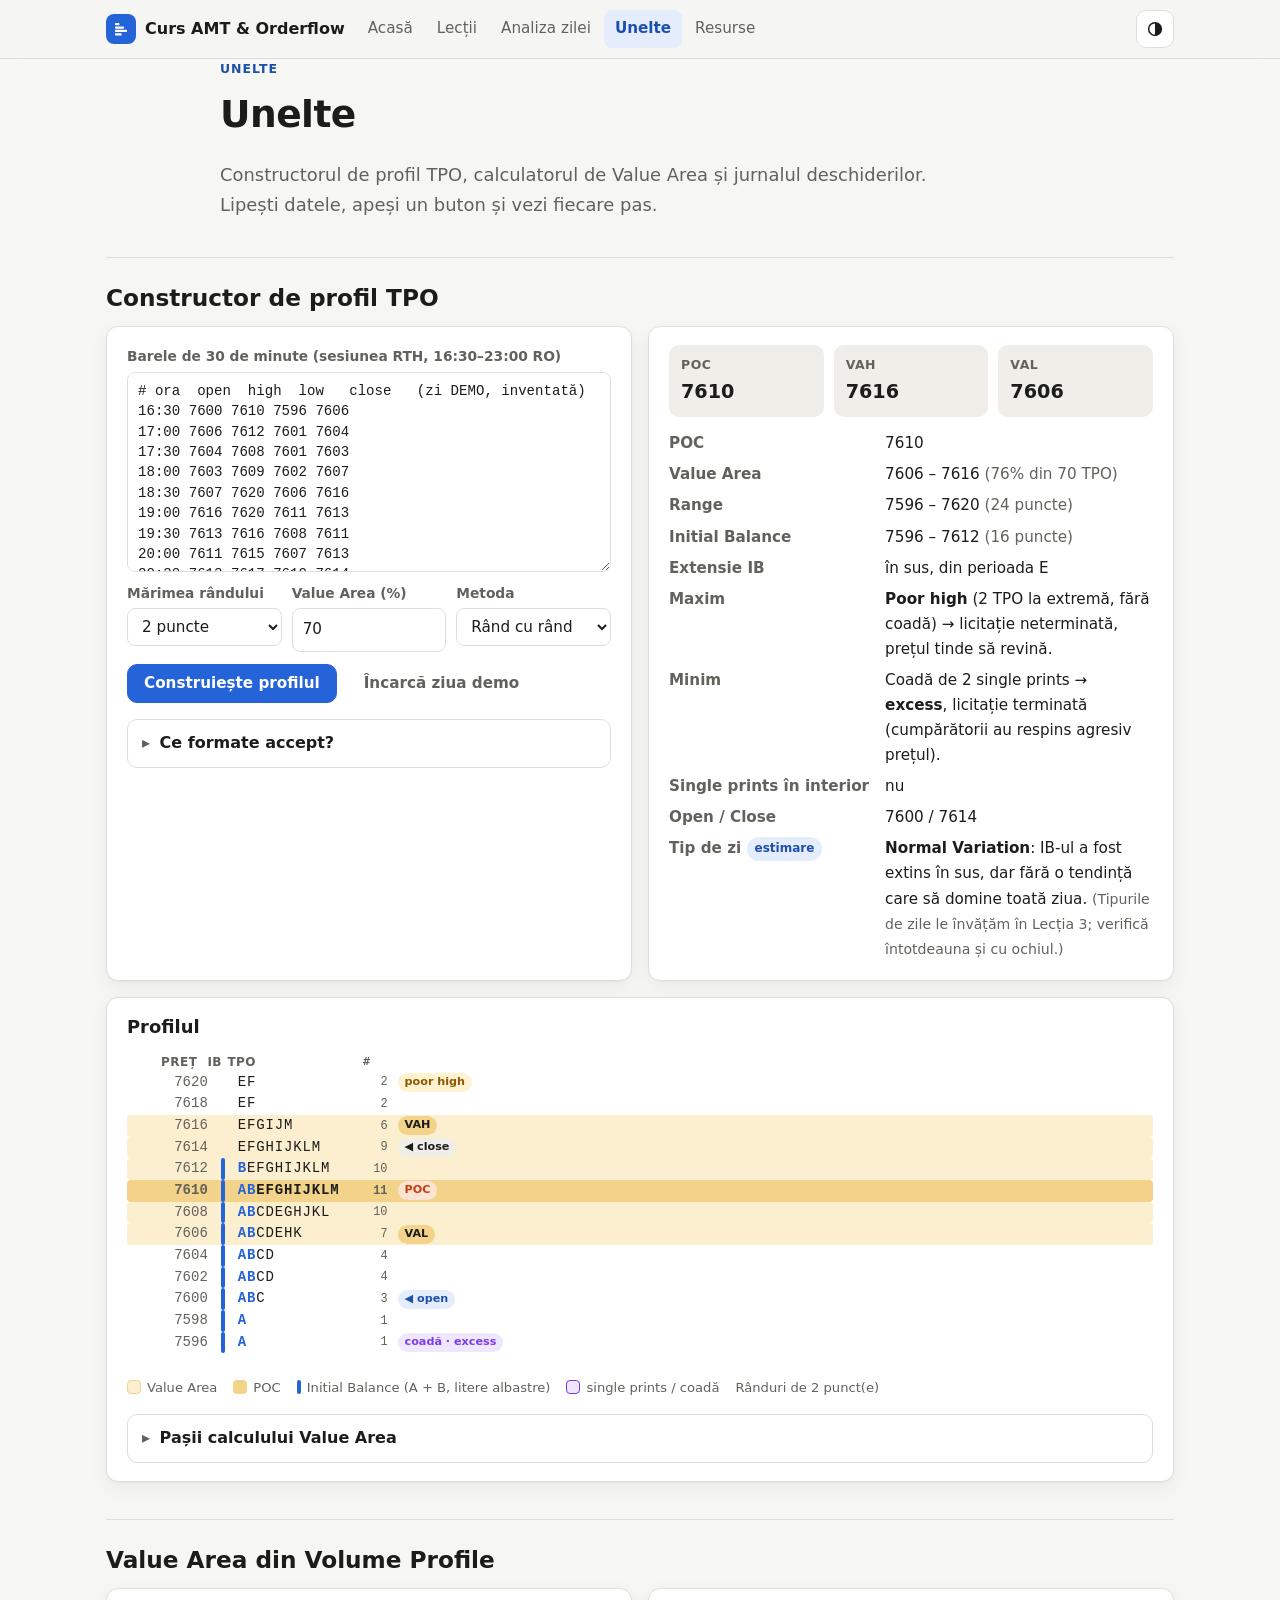
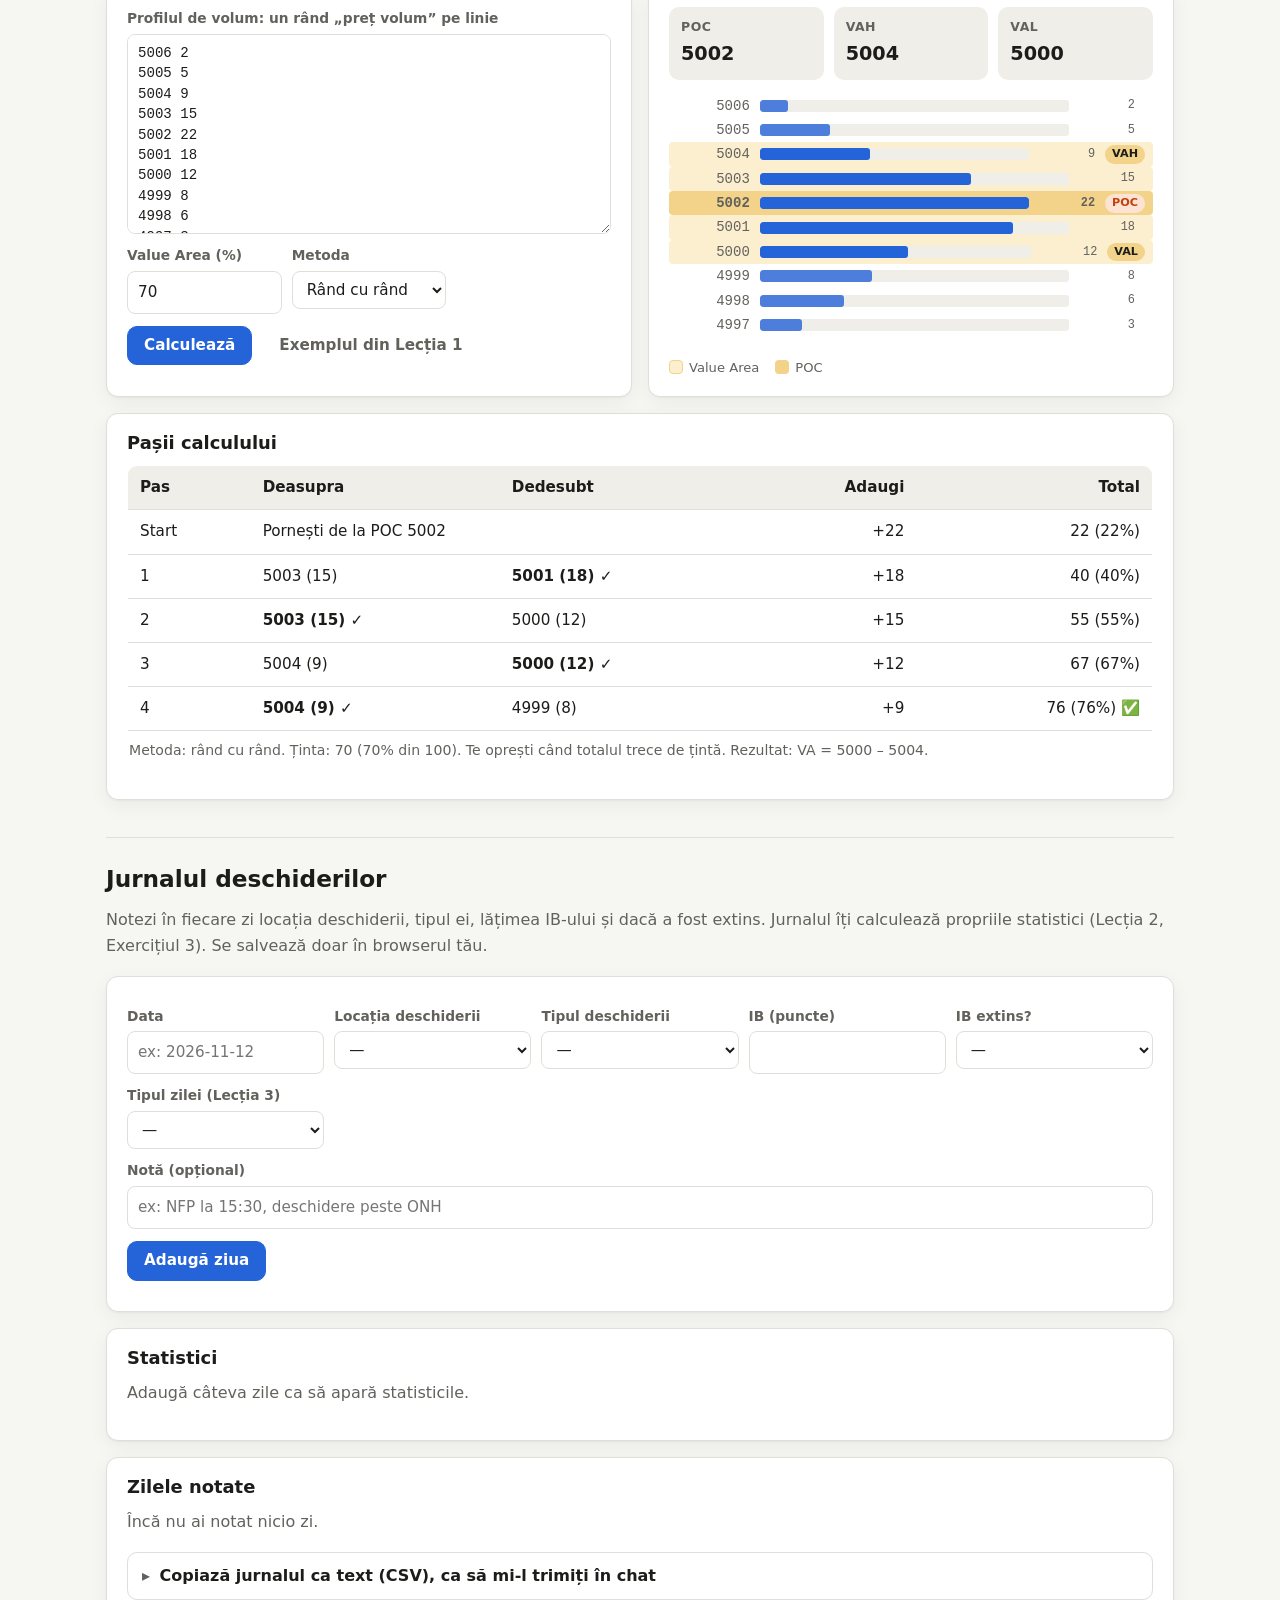
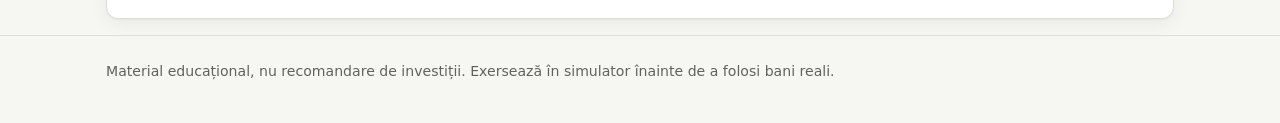
<file: curs-trading/unelte.html>
<!doctype html>
<html lang="ro">
<head>
  <meta charset="utf-8">
  <meta name="viewport" content="width=device-width, initial-scale=1">
  <title>Unelte TPO</title>
  <meta name="description" content="Constructor de profil TPO din bare de 30 de minute și calculator de Value Area din Volume Profile, cu pașii de calcul.">
  <link rel="icon" href="data:image/svg+xml,%3Csvg xmlns='http://www.w3.org/2000/svg' viewBox='0 0 24 24'%3E%3Crect width='24' height='24' rx='6' fill='%232563d9'/%3E%3Crect x='5' y='5' width='6' height='2.6' rx='1' fill='white'/%3E%3Crect x='5' y='9' width='11' height='2.6' rx='1' fill='white'/%3E%3Crect x='5' y='13' width='14' height='2.6' rx='1' fill='white'/%3E%3Crect x='5' y='17' width='8' height='2.6' rx='1' fill='white'/%3E%3C/svg%3E">
  <link rel="stylesheet" href="assets/style.css">
  <script src="assets/tpo.js"></script>
  <script src="assets/ui.js"></script>
  <script src="assets/data.js"></script>
  <script src="assets/unelte.js" defer></script>
  <script src="assets/jurnal.js" defer></script>
</head>
<body>
  <header class="site-header">
    <div class="wrap header-inner">
      <a class="brand" href="index.html"><span class="brand-mark"><svg viewBox="0 0 24 24" fill="currentColor" aria-hidden="true"><rect x="4" y="4" width="6" height="3" rx="1"/><rect x="4" y="8.5" width="12" height="3" rx="1"/><rect x="4" y="13" width="16" height="3" rx="1"/><rect x="4" y="17.5" width="9" height="3" rx="1"/></svg></span>Curs AMT & Orderflow</a>
      <nav class="nav" aria-label="Navigare principală">
        <a href="index.html">Acasă</a>
        <a href="index.html#plan" data-match="lectia-">Lecții</a>
        <a href="analiza-zilei.html">Analiza zilei</a>
        <a href="unelte.html">Unelte</a>
        <a href="resurse.html">Resurse</a>
      </nav>
      <button class="theme-toggle" type="button" data-theme-toggle aria-label="Schimbă tema (luminos / întunecat)"><svg viewBox="0 0 24 24" aria-hidden="true"><circle cx="12" cy="12" r="8.5" fill="none" stroke="currentColor" stroke-width="2"/><path d="M12 3.5a8.5 8.5 0 0 1 0 17z" fill="currentColor"/></svg></button>
    </div>
  </header>

  <main class="wrap">
    <div class="wrap-narrow" style="margin:0 auto;padding:0">
      <p class="eyebrow">Unelte</p>
      <h1>Unelte</h1>
      <p class="lead">Constructorul de profil TPO, calculatorul de Value Area și jurnalul deschiderilor. Lipești datele, apeși un buton și vezi fiecare pas.</p>
    </div>

    <h2 id="tpo">Constructor de profil TPO</h2>
    <div class="grid-2">
      <div class="card">
        <form id="tpo-form" autocomplete="off" novalidate>
          <label class="field">Barele de 30 de minute (sesiunea RTH, 16:30–23:00 RO)
            <textarea id="tpo-bars" spellcheck="false"></textarea>
          </label>
          <div class="fields">
            <label class="field">Mărimea rândului
              <select id="tpo-row">
                <option value="0.25">0,25 (1 tick ES)</option>
                <option value="0.5">0,5</option>
                <option value="1">1 punct</option>
                <option value="2" selected>2 puncte</option>
                <option value="4">4 puncte</option>
                <option value="5">5 puncte</option>
                <option value="10">10 puncte</option>
              </select>
            </label>
            <label class="field">Value Area (%)
              <input id="tpo-pct" type="number" min="50" max="95" step="1" value="70">
            </label>
            <label class="field">Metoda
              <select id="tpo-method">
                <option value="single" selected>Rând cu rând</option>
                <option value="dual">Câte două rânduri</option>
              </select>
            </label>
          </div>
          <div class="btn-row">
            <button class="btn" type="submit">Construiește profilul</button>
            <button class="btn btn-ghost" type="button" id="tpo-demo">Încarcă ziua demo</button>
          </div>
          <div class="form-errors" id="tpo-errors" role="alert"></div>
        </form>
        <details>
          <summary>Ce formate accept?</summary>
          <div class="details-body small">
            <p>Un rând pentru fiecare bară de 30 de minute, în ordine (prima = A = 16:30 RO). Ora și data sunt opționale:</p>
<pre>16:30 7610 7596                  ← ora high low
16:30 7600 7610 7596 7606        ← ora open high low close
2026-11-06 16:30,7600,7610,7596,7606
7602,25 7610,5                   ← virgula zecimală merge și ea</pre>
            <p>Rândurile care încep cu <code>#</code> sunt ignorate. Cu open și close afli și unde a deschis și unde a închis ziua.</p>
            <p><b>De unde iei barele:</b> pune în Quantower un chart de 30 de minute pe ES, doar sesiunea RTH, și notează high și low (ideal și open și close) pentru fiecare bară. Le vezi când treci cu mouse-ul peste bară. Dacă platforma îți permite să exporți datele, cu atât mai bine.</p>
          </div>
        </details>
      </div>
      <div class="card">
        <div id="tpo-summary"><p class="muted">Rezultatul apare aici.</p></div>
      </div>
    </div>
    <div class="card" id="tpo-profile-card" hidden>
      <h3>Profilul</h3>
      <div id="tpo-profile"></div>
      <details>
        <summary>Pașii calculului Value Area</summary>
        <div class="details-body" id="tpo-steps"></div>
      </details>
    </div>

    <h2 id="volum">Value Area din Volume Profile</h2>
    <div class="grid-2">
      <div class="card">
        <form id="vol-form" autocomplete="off" novalidate>
          <label class="field">Profilul de volum: un rând „preț volum” pe linie
            <textarea id="vol-rows" spellcheck="false"></textarea>
          </label>
          <div class="fields">
            <label class="field">Value Area (%)
              <input id="vol-pct" type="number" min="50" max="95" step="1" value="70">
            </label>
            <label class="field">Metoda
              <select id="vol-method">
                <option value="single" selected>Rând cu rând</option>
                <option value="dual">Câte două rânduri</option>
              </select>
            </label>
          </div>
          <div class="btn-row">
            <button class="btn" type="submit">Calculează</button>
            <button class="btn btn-ghost" type="button" id="vol-demo">Exemplul din Lecția 1</button>
          </div>
          <div class="form-errors" id="vol-errors" role="alert"></div>
        </form>
      </div>
      <div class="card">
        <div id="vol-out"><p class="muted">Rezultatul apare aici.</p></div>
      </div>
    </div>
    <div class="card" id="vol-steps-card" hidden>
      <h3>Pașii calculului</h3>
      <div id="vol-steps"></div>
    </div>
    <h2 id="jurnal">Jurnalul deschiderilor</h2>
    <p class="muted">Notezi în fiecare zi locația deschiderii, tipul ei, lățimea IB-ului și dacă a fost extins. Jurnalul îți calculează propriile statistici (Lecția 2, Exercițiul 3). Se salvează doar în browserul tău.</p>
    <div class="card">
      <form id="j-form" autocomplete="off" novalidate>
        <div class="fields" style="grid-template-columns:repeat(auto-fill,minmax(min(100%,170px),1fr))">
          <label class="field">Data<input id="j-date" placeholder="ex: 2026-11-12"></label>
          <label class="field">Locația deschiderii
            <select id="j-loc">
              <option value="">—</option>
              <option value="above-range">Peste range (gap sus)</option>
              <option value="above-va">Peste VA, în range</option>
              <option value="in-va">În VA</option>
              <option value="below-va">Sub VA, în range</option>
              <option value="below-range">Sub range (gap jos)</option>
            </select>
          </label>
          <label class="field">Tipul deschiderii
            <select id="j-type">
              <option value="">—</option>
              <option value="OD">Open Drive</option>
              <option value="OTD">Open Test Drive</option>
              <option value="ORR">Open Rejection Reverse</option>
              <option value="OA">Open Auction</option>
            </select>
          </label>
          <label class="field">IB (puncte)<input id="j-ib" inputmode="decimal"></label>
          <label class="field">IB extins?
            <select id="j-ext">
              <option value="">—</option>
              <option value="nu">Nu</option>
              <option value="sus">Da, în sus</option>
              <option value="jos">Da, în jos</option>
              <option value="ambele">Da, în ambele direcții</option>
            </select>
          </label>
          <label class="field">Tipul zilei (Lecția 3)
            <select id="j-day">
              <option value="">—</option>
              <option>Normal</option>
              <option>Normal Variation</option>
              <option>Trend</option>
              <option>Double Distribution</option>
              <option>Neutral Center</option>
              <option>Neutral Extreme</option>
              <option>Non-Trend</option>
            </select>
          </label>
        </div>
        <label class="field">Notă (opțional)<input id="j-note" maxlength="200" placeholder="ex: NFP la 15:30, deschidere peste ONH"></label>
        <div class="btn-row">
          <button class="btn" type="submit">Adaugă ziua</button>
        </div>
        <div class="form-errors" id="j-errors" role="alert"></div>
      </form>
    </div>
    <div class="card">
      <h3>Statistici</h3>
      <div id="j-stats"><p class="muted">Adaugă câteva zile ca să apară statisticile.</p></div>
    </div>
    <div class="card">
      <h3>Zilele notate</h3>
      <div id="j-table"></div>
      <details>
        <summary>Copiază jurnalul ca text (CSV), ca să mi-l trimiți în chat</summary>
        <div class="details-body">
          <textarea id="j-csv" readonly style="min-height:120px"></textarea>
          <div class="btn-row"><button class="btn btn-secondary" type="button" id="j-copy">Copiază</button><span class="muted small" id="j-copy-status" role="status"></span></div>
        </div>
      </details>
    </div>
  </main>

  <footer class="site-footer">
    <div class="wrap">Material educațional, nu recomandare de investiții. Exersează în simulator înainte de a folosi bani reali.</div>
  </footer>
</body>
</html>
</file>
<file: curs-trading/assets/style.css>
/* Curs AMT & Orderflow: stiluri comune */

:root {
  --bg: #f6f6f3;
  --surface: #ffffff;
  --surface-2: #efeee9;
  --text: #1c1c1a;
  --muted: #62615c;
  --border: #e0ded7;
  --accent: #2563d9;
  --accent-soft: #e5edfc;
  --accent-text: #1d4fae;
  --on-accent: #ffffff;
  --va: #fbefcf;
  --va-strong: #f2d389;
  --poc: #c2410c;
  --poc-soft: #fde3d3;
  --ib: #2563d9;
  --on: #7c3aed;
  --good: #15803d;
  --good-soft: #e2f3e8;
  --bad: #b42318;
  --bad-soft: #fce7e5;
  --warn: #8a5a00;
  --warn-soft: #fff2d1;
  --tail: #7c3aed;
  --tail-soft: #efe7fd;
  --radius: 12px;
  --shadow: 0 1px 2px rgba(20, 20, 15, 0.04), 0 6px 20px rgba(20, 20, 15, 0.05);
  --font: system-ui, -apple-system, "Segoe UI", Roboto, "Helvetica Neue", Arial, sans-serif;
  --mono: ui-monospace, SFMono-Regular, Menlo, Consolas, "Liberation Mono", monospace;
  color-scheme: light;
}

@media (prefers-color-scheme: dark) {
  :root:not([data-theme="light"]) {
    --bg: #111214;
    --surface: #1a1b1f;
    --surface-2: #24252a;
    --text: #ebeae6;
    --muted: #a09f99;
    --border: #2f3036;
    --accent: #78a6ff;
    --accent-soft: #1b2944;
    --accent-text: #a8c5ff;
    --on-accent: #0d1626;
    --va: #362e1b;
    --va-strong: #5e4d22;
    --poc: #ff9a62;
    --poc-soft: #4a2716;
    --ib: #78a6ff;
    --on: #b79cff;
    --good: #4ccb8a;
    --good-soft: #13301f;
    --bad: #ff7b6e;
    --bad-soft: #3d1a17;
    --warn: #e8b84a;
    --warn-soft: #3a2e12;
    --tail: #b79cff;
    --tail-soft: #2c2142;
    --shadow: 0 1px 2px rgba(0, 0, 0, 0.3), 0 6px 20px rgba(0, 0, 0, 0.25);
    color-scheme: dark;
  }
}

:root[data-theme="dark"] {
  --bg: #111214;
  --surface: #1a1b1f;
  --surface-2: #24252a;
  --text: #ebeae6;
  --muted: #a09f99;
  --border: #2f3036;
  --accent: #78a6ff;
  --accent-soft: #1b2944;
  --accent-text: #a8c5ff;
  --on-accent: #0d1626;
  --va: #362e1b;
  --va-strong: #5e4d22;
  --poc: #ff9a62;
  --poc-soft: #4a2716;
  --ib: #78a6ff;
  --on: #b79cff;
  --good: #4ccb8a;
  --good-soft: #13301f;
  --bad: #ff7b6e;
  --bad-soft: #3d1a17;
  --warn: #e8b84a;
  --warn-soft: #3a2e12;
  --tail: #b79cff;
  --tail-soft: #2c2142;
  --shadow: 0 1px 2px rgba(0, 0, 0, 0.3), 0 6px 20px rgba(0, 0, 0, 0.25);
  color-scheme: dark;
}

/* ---------- Bază ---------- */

*, *::before, *::after { box-sizing: border-box; }
html { -webkit-text-size-adjust: 100%; scroll-padding-top: 80px; }
body {
  margin: 0;
  background: var(--bg);
  color: var(--text);
  font: 16px/1.65 var(--font);
}
a { color: var(--accent-text); text-underline-offset: 2px; }
h1, h2, h3, h4 { line-height: 1.25; margin: 1.6em 0 0.6em; }
h1 { font-size: clamp(1.7rem, 4.5vw, 2.35rem); margin-top: 0.3em; letter-spacing: -0.015em; }
h2 { font-size: 1.45rem; padding-top: 1.1em; border-top: 1px solid var(--border); }
h3 { font-size: 1.12rem; }
p, ul, ol, dl { margin: 0 0 1em; }
ul, ol { padding-left: 1.4em; }
li { margin: 0.3em 0; }
code, kbd { font-family: var(--mono); font-size: 0.9em; background: var(--surface-2); padding: 0.1em 0.35em; border-radius: 5px; }
pre { font-family: var(--mono); font-size: 0.88rem; background: var(--surface-2); padding: 12px 14px; border-radius: 8px; overflow-x: auto; line-height: 1.45; }
blockquote {
  margin: 1.2em 0;
  padding: 0.7em 1em;
  border-left: 4px solid var(--accent);
  background: var(--accent-soft);
  border-radius: 0 10px 10px 0;
  font-weight: 500;
}
blockquote p:last-child { margin-bottom: 0; }
hr { border: 0; border-top: 1px solid var(--border); margin: 2em 0; }
.muted { color: var(--muted); }
.small { font-size: 0.88rem; }
.lead { font-size: 1.12rem; color: var(--muted); max-width: 62ch; }
.eyebrow { text-transform: uppercase; letter-spacing: 0.08em; font-size: 0.78rem; font-weight: 700; color: var(--accent-text); margin: 0; }
.nowrap { white-space: nowrap; }

.wrap { width: 100%; max-width: 1100px; margin: 0 auto; padding: 0 16px; }
.wrap-narrow { max-width: 840px; }

/* ---------- Antet și navigare ---------- */

.site-header {
  position: sticky;
  top: 0;
  z-index: 20;
  background: var(--bg);
  background: color-mix(in srgb, var(--bg) 90%, transparent);
  backdrop-filter: saturate(1.2) blur(8px);
  border-bottom: 1px solid var(--border);
}
.header-inner { display: flex; align-items: center; gap: 12px; min-height: 58px; }
.brand { display: flex; align-items: center; gap: 9px; font-weight: 700; color: var(--text); text-decoration: none; white-space: nowrap; }
.brand-mark {
  display: inline-grid;
  place-items: center;
  width: 30px;
  height: 30px;
  border-radius: 8px;
  background: var(--accent);
  color: var(--on-accent);
}
.brand-mark svg { width: 18px; height: 18px; }
.nav { display: flex; gap: 2px; overflow-x: auto; flex: 1; scrollbar-width: none; }
.nav::-webkit-scrollbar { display: none; }
.nav a { padding: 6px 11px; border-radius: 8px; color: var(--muted); text-decoration: none; white-space: nowrap; font-size: 0.95rem; }
.nav a:hover { background: var(--surface-2); color: var(--text); }
.nav a[aria-current="page"] { background: var(--accent-soft); color: var(--accent-text); font-weight: 600; }
.theme-toggle {
  flex: none;
  width: 38px;
  height: 38px;
  border-radius: 10px;
  border: 1px solid var(--border);
  background: var(--surface);
  color: var(--text);
  cursor: pointer;
  display: grid;
  place-items: center;
}
.theme-toggle svg { width: 18px; height: 18px; }
@media (max-width: 680px) {
  .header-inner { flex-wrap: wrap; padding: 8px 0 6px; gap: 6px 12px; }
  .brand { flex: 1; }
  .nav { order: 3; flex-basis: 100%; min-width: 0; }
  .nav a { padding: 6px 7px; font-size: 0.88rem; }
}

main { padding: 28px 0 72px; }

.site-footer { border-top: 1px solid var(--border); padding: 24px 0 40px; color: var(--muted); font-size: 0.88rem; }

/* ---------- Componente ---------- */

.card {
  background: var(--surface);
  border: 1px solid var(--border);
  border-radius: var(--radius);
  padding: 18px 20px;
  box-shadow: var(--shadow);
  margin: 0 0 16px;
}
.card > :first-child { margin-top: 0; }
.card > :last-child { margin-bottom: 0; }
.card h3 { margin-top: 0; }
a.card { display: block; color: inherit; text-decoration: none; transition: border-color 0.15s, transform 0.15s; }
a.card:hover { border-color: var(--accent); transform: translateY(-1px); }
.card-kicker { font-size: 0.8rem; font-weight: 700; color: var(--accent-text); text-transform: uppercase; letter-spacing: 0.06em; }

.grid { display: grid; gap: 16px; grid-template-columns: repeat(auto-fit, minmax(240px, 1fr)); }
.grid-2 { display: grid; gap: 16px; grid-template-columns: repeat(auto-fit, minmax(min(100%, 420px), 1fr)); }

.callout { border-radius: 10px; padding: 12px 16px; margin: 1.2em 0; border: 1px solid var(--border); background: var(--surface-2); }
.callout > :last-child { margin-bottom: 0; }
.callout-title { display: block; font-weight: 700; margin-bottom: 4px; }
.callout-info { background: var(--accent-soft); border-color: transparent; }
.callout-warn { background: var(--warn-soft); border-color: transparent; }
.callout-tip { background: var(--good-soft); border-color: transparent; }

.table-wrap, .scroll-x { overflow-x: auto; -webkit-overflow-scrolling: touch; margin: 0 0 1.2em; }
table { border-collapse: collapse; width: 100%; font-size: 0.95rem; background: var(--surface); border-radius: 10px; overflow: hidden; }
th, td { text-align: left; padding: 9px 12px; border-bottom: 1px solid var(--border); vertical-align: top; }
th { font-weight: 600; background: var(--surface-2); }
tr:last-child td { border-bottom: 0; }
.table-wrap table { border: 1px solid var(--border); }
td.num, th.num { text-align: right; font-variant-numeric: tabular-nums; }
caption { caption-side: bottom; text-align: left; padding: 8px 2px 0; color: var(--muted); font-size: 0.88rem; }

.toc { background: var(--surface); border: 1px solid var(--border); border-radius: var(--radius); padding: 14px 18px; margin: 1.5em 0; }
.toc ol { margin: 0.4em 0 0; columns: 2 220px; column-gap: 24px; }
.toc li { break-inside: avoid; }

.steps-list { counter-reset: s; list-style: none; padding: 0; }
.steps-list > li { counter-increment: s; position: relative; padding-left: 40px; margin: 0 0 14px; }
.steps-list > li::before {
  content: counter(s);
  position: absolute;
  left: 0;
  top: 0;
  width: 28px;
  height: 28px;
  border-radius: 50%;
  background: var(--accent-soft);
  color: var(--accent-text);
  font-weight: 700;
  display: grid;
  place-items: center;
  font-size: 0.9rem;
}

.badge { display: inline-block; font-size: 0.75rem; font-weight: 700; padding: 2px 8px; border-radius: 999px; background: var(--surface-2); color: var(--muted); vertical-align: middle; }
.badge-ok { background: var(--good-soft); color: var(--good); }
.badge-soon { background: var(--surface-2); color: var(--muted); }
.badge-accent { background: var(--accent-soft); color: var(--accent-text); }

/* ---------- Butoane și formulare ---------- */

.btn {
  display: inline-flex;
  align-items: center;
  gap: 6px;
  font: inherit;
  font-weight: 600;
  font-size: 0.95rem;
  padding: 9px 16px;
  border-radius: 10px;
  border: 1px solid var(--accent);
  background: var(--accent);
  color: var(--on-accent);
  cursor: pointer;
  text-decoration: none;
  line-height: 1.3;
}
.btn:hover { filter: brightness(1.06); }
.btn-secondary { background: var(--surface); color: var(--accent-text); border-color: var(--border); }
.btn-secondary:hover { border-color: var(--accent); filter: none; }
.btn-ghost { background: transparent; color: var(--muted); border-color: transparent; }
.btn-ghost:hover { background: var(--surface-2); filter: none; }
.btn-row { display: flex; flex-wrap: wrap; gap: 10px; align-items: center; margin: 12px 0; }
.btn:focus-visible, .theme-toggle:focus-visible, input:focus-visible, select:focus-visible, textarea:focus-visible, .quiz-option:focus-visible, summary:focus-visible {
  outline: 2px solid var(--accent);
  outline-offset: 2px;
}

.fields { display: grid; gap: 10px; grid-template-columns: repeat(auto-fill, minmax(130px, 1fr)); margin: 10px 0; }
.field { display: flex; flex-direction: column; gap: 4px; font-size: 0.86rem; color: var(--muted); font-weight: 600; }
.field input, .field select, textarea, .input {
  font: inherit;
  font-size: 0.95rem;
  font-weight: 400;
  color: var(--text);
  padding: 8px 10px;
  border: 1px solid var(--border);
  border-radius: 8px;
  background: var(--surface);
  width: 100%;
  min-width: 0;
}
textarea { font-family: var(--mono); font-size: 0.88rem; min-height: 200px; resize: vertical; line-height: 1.45; }
.field.is-ok input, .field.is-ok select { border-color: var(--good); background: var(--good-soft); }
.field.is-ko input, .field.is-ko select { border-color: var(--bad); background: var(--bad-soft); }
.field .hint { font-weight: 400; font-size: 0.82rem; }
.field.is-ok .hint { color: var(--good); }
.field.is-ko .hint { color: var(--bad); }
.form-errors { color: var(--bad); background: var(--bad-soft); border-radius: 8px; padding: 10px 14px; font-size: 0.9rem; margin: 10px 0; }
.form-errors:empty { display: none; }
.form-errors ul { margin: 0; padding-left: 1.2em; }

details { border: 1px solid var(--border); border-radius: 10px; background: var(--surface); margin: 1em 0; }
details > summary { cursor: pointer; padding: 10px 14px; font-weight: 600; list-style: none; }
details > summary::-webkit-details-marker { display: none; }
details > summary::before { content: "▸"; display: inline-block; width: 1.1em; transition: transform 0.15s; color: var(--muted); }
details[open] > summary::before { transform: rotate(90deg); }
details > .details-body { padding: 0 16px 14px; }

/* ---------- Rezumat cheie-valoare ---------- */

.kv { display: grid; grid-template-columns: minmax(120px, max-content) 1fr; gap: 6px 16px; margin: 0; font-size: 0.95rem; }
.kv dt { color: var(--muted); font-weight: 600; }
.kv dd { margin: 0; }
@media (max-width: 520px) { .kv { grid-template-columns: 1fr; gap: 2px; } .kv dd { margin-bottom: 8px; } }

.stat-row { display: grid; grid-template-columns: repeat(auto-fit, minmax(120px, 1fr)); gap: 10px; margin: 0 0 14px; }
.stat { background: var(--surface-2); border-radius: 10px; padding: 10px 12px; }
.stat-label { font-size: 0.78rem; color: var(--muted); font-weight: 600; text-transform: uppercase; letter-spacing: 0.04em; }
.stat-value { font-size: 1.2rem; font-weight: 700; font-variant-numeric: tabular-nums; }

/* ---------- Profil TPO ---------- */

.tpo { font-family: var(--mono); font-size: 14px; line-height: 1.55; display: inline-block; min-width: 100%; padding: 4px 0; }
.tpo-row {
  display: grid;
  grid-template-columns: 5.2em 10px var(--lw, 14ch) 2.6em auto;
  align-items: center;
  column-gap: 10px;
  padding: 0 8px;
  border-radius: 4px;
  min-height: 1.55em;
}
.tpo-head { color: var(--muted); font-family: var(--font); font-size: 0.75rem; font-weight: 700; text-transform: uppercase; letter-spacing: 0.04em; }
.tpo-row.is-va { background: var(--va); }
.tpo-row.is-poc { background: var(--va-strong); font-weight: 700; }
.tpo-price { text-align: right; color: var(--muted); font-variant-numeric: tabular-nums; }
.tpo-ib { align-self: stretch; display: flex; justify-content: center; }
.tpo-ib .ib-on { width: 4px; background: var(--ib); border-radius: 2px; }
.tpo-letters { white-space: pre; letter-spacing: 0.06em; }
.tpo-letters .l-ib { color: var(--ib); font-weight: 700; }
.tpo-count { color: var(--muted); text-align: right; font-size: 0.85em; }
.tpo-tags { display: flex; flex-wrap: wrap; gap: 4px; }
.tpo-row.is-tail .tpo-letters, .tpo-row.is-single .tpo-letters { color: var(--tail); }

.tag {
  font-family: var(--font);
  font-size: 0.7rem;
  font-weight: 700;
  padding: 1px 7px;
  border-radius: 999px;
  background: var(--surface-2);
  color: var(--muted);
  white-space: nowrap;
  line-height: 1.5;
}
.tag-poc { background: var(--poc-soft); color: var(--poc); }
.tag-va { background: var(--va-strong); color: var(--text); }
.tag-tail { background: var(--tail-soft); color: var(--tail); }
.tag-poor { background: var(--warn-soft); color: var(--warn); }
.tag-single { background: var(--tail-soft); color: var(--tail); }
.tag-open { background: var(--accent-soft); color: var(--accent-text); }
.tag-close { background: var(--surface-2); color: var(--text); }

@media (max-width: 520px) {
  .tpo, .cmp, .vol { font-size: 13px; }
  .tpo-row { grid-template-columns: 4.3em 6px var(--lw, 12ch) 1.8em auto; column-gap: 7px; padding: 0 4px; }
  .tpo-ib-label { visibility: hidden; }
  .cmp-row { grid-template-columns: 4.3em minmax(16ch, 1fr) minmax(16ch, 1fr); column-gap: 6px; }
  table { font-size: 0.86rem; }
  th, td { padding: 7px 8px; }
}

.legend { display: flex; flex-wrap: wrap; gap: 6px 16px; font-size: 0.82rem; color: var(--muted); margin: 8px 0 0; }
.legend span { display: inline-flex; align-items: center; gap: 6px; }
.sw { width: 14px; height: 14px; border-radius: 4px; display: inline-block; }
.sw-va { background: var(--va); border: 1px solid var(--va-strong); }
.sw-poc { background: var(--va-strong); }
.sw-ib { width: 4px; background: var(--ib); }
.sw-tail { background: var(--tail-soft); border: 1px solid var(--tail); }

/* Două profile pe aceeași axă */
.cmp { font-family: var(--mono); font-size: 14px; line-height: 1.55; display: inline-block; min-width: 100%; }
.cmp-row { display: grid; grid-template-columns: 5.2em minmax(22ch, 1fr) minmax(22ch, 1fr); column-gap: 10px; align-items: stretch; }
.cmp-head { font-family: var(--font); font-size: 0.78rem; font-weight: 700; color: var(--muted); text-transform: uppercase; letter-spacing: 0.04em; padding-bottom: 4px; }
.cmp-row .tpo-price { align-self: center; }
.cmp-cell { display: flex; align-items: center; gap: 6px; padding: 0 8px; border-radius: 4px; min-height: 1.55em; }
.cmp-cell.is-va { background: var(--va); }
.cmp-cell.is-poc { background: var(--va-strong); font-weight: 700; }

/* Profil de volum */
.vol { display: inline-block; min-width: 100%; font-family: var(--mono); font-size: 14px; line-height: 1.6; }
.vol-row { display: grid; grid-template-columns: 5.2em minmax(120px, 1fr) 4em auto; column-gap: 10px; align-items: center; padding: 1px 8px; border-radius: 4px; }
.vol-row.is-va { background: var(--va); }
.vol-row.is-poc { background: var(--va-strong); font-weight: 700; }
.vol-bar { height: 12px; background: var(--surface-2); border-radius: 3px; overflow: hidden; }
.vol-bar > span { display: block; height: 100%; background: var(--accent); border-radius: 3px; opacity: 0.8; }
.vol-row.is-va .vol-bar > span { opacity: 1; }

/* Harta nivelurilor */
.lv { margin: 6px 0 4px; }
.lv-titles, .lv-cols { display: grid; grid-template-columns: repeat(3, 1fr); gap: 10px; }
.lv-titles { font-size: 0.78rem; font-weight: 700; color: var(--muted); text-transform: uppercase; letter-spacing: 0.04em; text-align: center; margin-bottom: 6px; }
.lv-plots { position: relative; height: 340px; }
.lv-cols { position: absolute; inset: 0; }
.lv-col { position: relative; background: var(--surface-2); border-radius: 8px; overflow: hidden; }
.lv-guide { position: absolute; left: 0; right: 0; border-top: 1px dashed var(--va-strong); pointer-events: none; }
.lv-range { position: absolute; left: 50%; width: 6px; margin-left: -3px; background: var(--muted); border-radius: 3px; opacity: 0.55; }
.lv-range.lv-on { background: var(--on); opacity: 0.8; width: 8px; margin-left: -4px; }
.lv-box { position: absolute; left: 18%; right: 18%; background: var(--va); border: 1.5px solid var(--va-strong); border-radius: 6px; }
.lv-line { position: absolute; left: 8%; right: 8%; height: 0; border-top: 2px solid var(--muted); }
.lv-line span { position: absolute; right: 0; transform: translateY(-50%); font-size: 0.72rem; font-weight: 700; background: var(--surface); padding: 0 5px; border-radius: 4px; white-space: nowrap; color: var(--text); border: 1px solid var(--border); }
.lv-line.lv-left span { right: auto; left: 0; }
.lv-line.lv-poc { border-top-color: var(--poc); }
.lv-line.lv-poc span { color: var(--poc); }
.lv-line.lv-open { border-top: 2px dashed var(--accent); left: 0; right: 0; }
.lv-line.lv-open span { color: var(--accent-text); }
.lv-line.lv-edge { border-top-color: transparent; }
@media (max-width: 520px) {
  .lv-line span { font-size: 0.66rem; padding: 0 3px; }
  .lv-plots { height: 380px; }
}

/* ---------- Exerciții și quiz ---------- */

.exercise { border-left: 4px solid var(--accent); }
.result { border-radius: 10px; padding: 10px 14px; margin: 10px 0; font-weight: 600; }
.result:empty { display: none; }
.result.ok { background: var(--good-soft); color: var(--good); }
.result.ko { background: var(--warn-soft); color: var(--warn); }

.quiz-q { margin: 0 0 18px; }
.quiz-q h3 { margin: 0 0 8px; font-size: 1.02rem; }
.quiz-options { display: grid; gap: 8px; }
.quiz-option {
  font: inherit;
  text-align: left;
  padding: 10px 14px;
  border-radius: 10px;
  border: 1px solid var(--border);
  background: var(--surface);
  color: var(--text);
  cursor: pointer;
}
.quiz-option:hover:not(:disabled) { border-color: var(--accent); }
.quiz-option:disabled { cursor: default; }
.quiz-option.is-correct { border-color: var(--good); background: var(--good-soft); }
.quiz-option.is-wrong { border-color: var(--bad); background: var(--bad-soft); }
.quiz-explain { margin-top: 8px; font-size: 0.93rem; padding: 10px 14px; border-radius: 10px; background: var(--surface-2); }
.quiz-explain[hidden] { display: none; }

.done-box { display: flex; flex-wrap: wrap; align-items: center; gap: 12px; justify-content: space-between; }

.progress-dot { display: inline-block; width: 10px; height: 10px; border-radius: 50%; background: var(--border); margin-right: 8px; vertical-align: middle; }
.is-done .progress-dot { background: var(--good); }

/* Diagramă SVG */
.diagram { margin: 1em 0 1.4em; }
.diagram svg { display: block; width: 100%; height: auto; max-width: 680px; }
.svg-box { fill: var(--va); stroke: var(--va-strong); stroke-width: 1.5; }
.svg-zig { fill: none; stroke: var(--accent); stroke-width: 2; stroke-linejoin: round; }
.svg-arrow { fill: none; stroke: var(--poc); stroke-width: 2.5; }
.svg-arrowhead { fill: var(--poc); }
.svg-text { fill: var(--text); font: 600 14px var(--font); }
.svg-sub { fill: var(--muted); font: 13px var(--font); }

@media print {
  .site-header, .site-footer, .btn, .btn-row { display: none !important; }
  body { background: #fff; color: #000; }
  .card { box-shadow: none; }
}

/* ---------- Graficul deschiderii (Lecția 2) ---------- */

.ch { display: block; width: 100%; height: auto; max-width: 600px; }
.ch-band { fill: var(--surface-2); }
.ch-va { fill: var(--va); }
.ch-level { stroke: var(--muted); stroke-width: 1.2; stroke-dasharray: 5 5; }
.ch-level.ch-poc { stroke: var(--poc); }
.ch-open { stroke: var(--accent); stroke-width: 1.8; stroke-dasharray: 2 5; }
.ch-path { fill: none; stroke: var(--text); stroke-width: 3; stroke-linejoin: round; stroke-linecap: round; }
.ch-open-dot { fill: var(--accent); }
.ch-label { fill: var(--muted); font: 600 16px var(--font); }
.ch-label-poc { fill: var(--poc); }
.ch-label-open { fill: var(--accent-text); }
.ch-tick, .ch-period { fill: var(--muted); font: 14px var(--font); }

.open-types { display: grid; gap: 16px; grid-template-columns: repeat(auto-fit, minmax(min(100%, 380px), 1fr)); margin: 1em 0; }
.open-types .card h3 { display: flex; align-items: center; gap: 8px; flex-wrap: wrap; }
.scenario .fields { grid-template-columns: repeat(auto-fit, minmax(min(100%, 230px), 1fr)); }
.explain { margin-top: 10px; font-size: 0.95rem; padding: 10px 14px; border-radius: 10px; background: var(--surface-2); }
.explain[hidden] { display: none; }

.btn-sm { padding: 4px 9px; font-size: 0.85rem; }
.lesson-nav { display: flex; justify-content: space-between; gap: 12px; flex-wrap: wrap; margin-top: 16px; }
</file>
